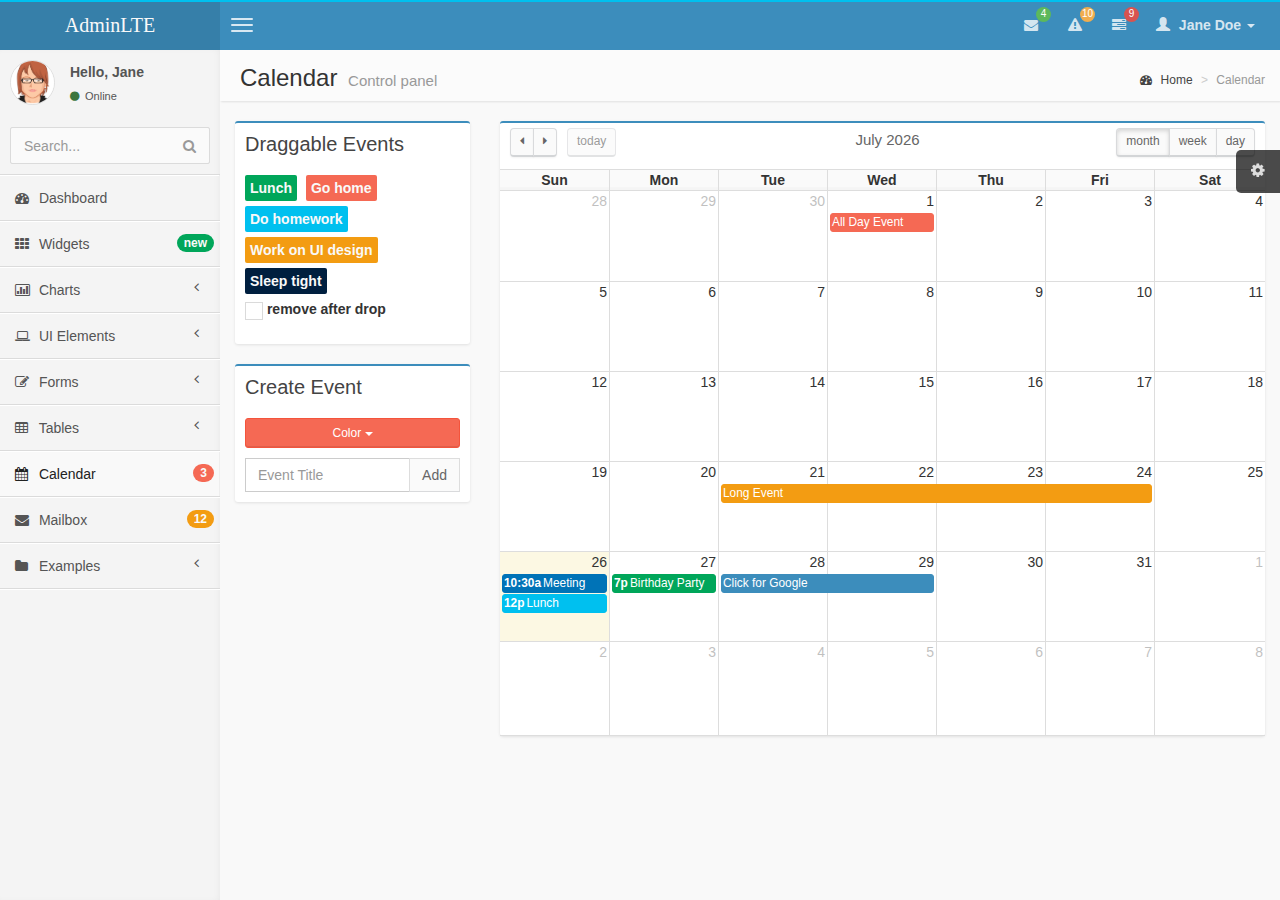
<file: src/main/webapp/pages/calendar.html>
<!DOCTYPE html>
<html>
    <head>
        <meta charset="UTF-8">
        <title>AdminLTE | Calendar</title>
        <meta content='width=device-width, initial-scale=1, maximum-scale=1, user-scalable=no' name='viewport'>
        <!-- bootstrap 3.0.2 -->
        <link href="../css/bootstrap.min.css" rel="stylesheet" type="text/css" />
        <!-- font Awesome -->
        <link href="../css/font-awesome.min.css" rel="stylesheet" type="text/css" />
        <!-- Ionicons -->
        <link href="../css/ionicons.min.css" rel="stylesheet" type="text/css" />
        <!-- fullCalendar -->
        <link href="../css/fullcalendar/fullcalendar.css" rel="stylesheet" type="text/css" />
        <link href="../css/fullcalendar/fullcalendar.print.css" rel="stylesheet" type="text/css" media='print' />
        <!-- Theme style -->
        <link href="../css/AdminLTE.css" rel="stylesheet" type="text/css" />

        <!-- HTML5 Shim and Respond.js IE8 support of HTML5 elements and media queries -->
        <!-- WARNING: Respond.js doesn't work if you view the page via file:// -->
        <!--[if lt IE 9]>
          <script src="https://oss.maxcdn.com/libs/html5shiv/3.7.0/html5shiv.js"></script>
          <script src="https://oss.maxcdn.com/libs/respond.js/1.3.0/respond.min.js"></script>
        <![endif]-->
    </head>
    <body class="skin-blue">
        <!-- header logo: style can be found in header.less -->
        <header class="header">
            <a href="../index.html" class="logo">
                <!-- Add the class icon to your logo image or logo icon to add the margining -->
                AdminLTE
            </a>
            <!-- Header Navbar: style can be found in header.less -->
            <nav class="navbar navbar-static-top" role="navigation">
                <!-- Sidebar toggle button-->
                <a href="#" class="navbar-btn sidebar-toggle" data-toggle="offcanvas" role="button">
                    <span class="sr-only">Toggle navigation</span>
                    <span class="icon-bar"></span>
                    <span class="icon-bar"></span>
                    <span class="icon-bar"></span>
                </a>
                <div class="navbar-right">
                    <ul class="nav navbar-nav">
                        <!-- Messages: style can be found in dropdown.less-->
                        <li class="dropdown messages-menu">
                            <a href="#" class="dropdown-toggle" data-toggle="dropdown">
                                <i class="fa fa-envelope"></i>
                                <span class="label label-success">4</span>
                            </a>
                            <ul class="dropdown-menu">
                                <li class="header">You have 4 messages</li>
                                <li>
                                    <!-- inner menu: contains the actual data -->
                                    <ul class="menu">
                                        <li><!-- start message -->
                                            <a href="#">
                                                <div class="pull-left">
                                                    <img src="../img/avatar3.png" class="img-circle" alt="User Image"/>
                                                </div>
                                                <h4>
                                                    Support Team
                                                    <small><i class="fa fa-clock-o"></i> 5 mins</small>
                                                </h4>
                                                <p>Why not buy a new awesome theme?</p>
                                            </a>
                                        </li><!-- end message -->
                                        <li>
                                            <a href="#">
                                                <div class="pull-left">
                                                    <img src="../img/avatar2.png" class="img-circle" alt="user image"/>
                                                </div>
                                                <h4>
                                                    AdminLTE Design Team
                                                    <small><i class="fa fa-clock-o"></i> 2 hours</small>
                                                </h4>
                                                <p>Why not buy a new awesome theme?</p>
                                            </a>
                                        </li>
                                        <li>
                                            <a href="#">
                                                <div class="pull-left">
                                                    <img src="../img/avatar.png" class="img-circle" alt="user image"/>
                                                </div>
                                                <h4>
                                                    Developers
                                                    <small><i class="fa fa-clock-o"></i> Today</small>
                                                </h4>
                                                <p>Why not buy a new awesome theme?</p>
                                            </a>
                                        </li>
                                        <li>
                                            <a href="#">
                                                <div class="pull-left">
                                                    <img src="../img/avatar2.png" class="img-circle" alt="user image"/>
                                                </div>
                                                <h4>
                                                    Sales Department
                                                    <small><i class="fa fa-clock-o"></i> Yesterday</small>
                                                </h4>
                                                <p>Why not buy a new awesome theme?</p>
                                            </a>
                                        </li>
                                        <li>
                                            <a href="#">
                                                <div class="pull-left">
                                                    <img src="../img/avatar.png" class="img-circle" alt="user image"/>
                                                </div>
                                                <h4>
                                                    Reviewers
                                                    <small><i class="fa fa-clock-o"></i> 2 days</small>
                                                </h4>
                                                <p>Why not buy a new awesome theme?</p>
                                            </a>
                                        </li>
                                    </ul>
                                </li>
                                <li class="footer"><a href="#">See All Messages</a></li>
                            </ul>
                        </li>
                        <!-- Notifications: style can be found in dropdown.less -->
                        <li class="dropdown notifications-menu">
                            <a href="#" class="dropdown-toggle" data-toggle="dropdown">
                                <i class="fa fa-warning"></i>
                                <span class="label label-warning">10</span>
                            </a>
                            <ul class="dropdown-menu">
                                <li class="header">You have 10 notifications</li>
                                <li>
                                    <!-- inner menu: contains the actual data -->
                                    <ul class="menu">
                                        <li>
                                            <a href="#">
                                                <i class="ion ion-ios7-people info"></i> 5 new members joined today
                                            </a>
                                        </li>
                                        <li>
                                            <a href="#">
                                                <i class="fa fa-warning danger"></i> Very long description here that may not fit into the page and may cause design problems
                                            </a>
                                        </li>
                                        <li>
                                            <a href="#">
                                                <i class="fa fa-users warning"></i> 5 new members joined
                                            </a>
                                        </li>

                                        <li>
                                            <a href="#">
                                                <i class="ion ion-ios7-cart success"></i> 25 sales made
                                            </a>
                                        </li>
                                        <li>
                                            <a href="#">
                                                <i class="ion ion-ios7-person danger"></i> You changed your username
                                            </a>
                                        </li>
                                    </ul>
                                </li>
                                <li class="footer"><a href="#">View all</a></li>
                            </ul>
                        </li>
                        <!-- Tasks: style can be found in dropdown.less -->
                        <li class="dropdown tasks-menu">
                            <a href="#" class="dropdown-toggle" data-toggle="dropdown">
                                <i class="fa fa-tasks"></i>
                                <span class="label label-danger">9</span>
                            </a>
                            <ul class="dropdown-menu">
                                <li class="header">You have 9 tasks</li>
                                <li>
                                    <!-- inner menu: contains the actual data -->
                                    <ul class="menu">
                                        <li><!-- Task item -->
                                            <a href="#">
                                                <h3>
                                                    Design some buttons
                                                    <small class="pull-right">20%</small>
                                                </h3>
                                                <div class="progress xs">
                                                    <div class="progress-bar progress-bar-aqua" style="width: 20%" role="progressbar" aria-valuenow="20" aria-valuemin="0" aria-valuemax="100">
                                                        <span class="sr-only">20% Complete</span>
                                                    </div>
                                                </div>
                                            </a>
                                        </li><!-- end task item -->
                                        <li><!-- Task item -->
                                            <a href="#">
                                                <h3>
                                                    Create a nice theme
                                                    <small class="pull-right">40%</small>
                                                </h3>
                                                <div class="progress xs">
                                                    <div class="progress-bar progress-bar-green" style="width: 40%" role="progressbar" aria-valuenow="20" aria-valuemin="0" aria-valuemax="100">
                                                        <span class="sr-only">40% Complete</span>
                                                    </div>
                                                </div>
                                            </a>
                                        </li><!-- end task item -->
                                        <li><!-- Task item -->
                                            <a href="#">
                                                <h3>
                                                    Some task I need to do
                                                    <small class="pull-right">60%</small>
                                                </h3>
                                                <div class="progress xs">
                                                    <div class="progress-bar progress-bar-red" style="width: 60%" role="progressbar" aria-valuenow="20" aria-valuemin="0" aria-valuemax="100">
                                                        <span class="sr-only">60% Complete</span>
                                                    </div>
                                                </div>
                                            </a>
                                        </li><!-- end task item -->
                                        <li><!-- Task item -->
                                            <a href="#">
                                                <h3>
                                                    Make beautiful transitions
                                                    <small class="pull-right">80%</small>
                                                </h3>
                                                <div class="progress xs">
                                                    <div class="progress-bar progress-bar-yellow" style="width: 80%" role="progressbar" aria-valuenow="20" aria-valuemin="0" aria-valuemax="100">
                                                        <span class="sr-only">80% Complete</span>
                                                    </div>
                                                </div>
                                            </a>
                                        </li><!-- end task item -->
                                    </ul>
                                </li>
                                <li class="footer">
                                    <a href="#">View all tasks</a>
                                </li>
                            </ul>
                        </li>
                        <!-- User Account: style can be found in dropdown.less -->
                        <li class="dropdown user user-menu">
                            <a href="#" class="dropdown-toggle" data-toggle="dropdown">
                                <i class="glyphicon glyphicon-user"></i>
                                <span>Jane Doe <i class="caret"></i></span>
                            </a>
                            <ul class="dropdown-menu">
                                <!-- User image -->
                                <li class="user-header bg-light-blue">
                                    <img src="../img/avatar3.png" class="img-circle" alt="User Image" />
                                    <p>
                                        Jane Doe - Web Developer
                                        <small>Member since Nov. 2012</small>
                                    </p>
                                </li>
                                <!-- Menu Body -->
                                <li class="user-body">
                                    <div class="col-xs-4 text-center">
                                        <a href="#">Followers</a>
                                    </div>
                                    <div class="col-xs-4 text-center">
                                        <a href="#">Sales</a>
                                    </div>
                                    <div class="col-xs-4 text-center">
                                        <a href="#">Friends</a>
                                    </div>
                                </li>
                                <!-- Menu Footer-->
                                <li class="user-footer">
                                    <div class="pull-left">
                                        <a href="#" class="btn btn-default btn-flat">Profile</a>
                                    </div>
                                    <div class="pull-right">
                                        <a href="#" class="btn btn-default btn-flat">Sign out</a>
                                    </div>
                                </li>
                            </ul>
                        </li>
                    </ul>
                </div>
            </nav>
        </header>
        <div class="wrapper row-offcanvas row-offcanvas-left">
            <!-- Left side column. contains the logo and sidebar -->
            <aside class="left-side sidebar-offcanvas">
                <!-- sidebar: style can be found in sidebar.less -->
                <section class="sidebar">
                    <!-- Sidebar user panel -->
                    <div class="user-panel">
                        <div class="pull-left image">
                            <img src="../img/avatar3.png" class="img-circle" alt="User Image" />
                        </div>
                        <div class="pull-left info">
                            <p>Hello, Jane</p>

                            <a href="#"><i class="fa fa-circle text-success"></i> Online</a>
                        </div>
                    </div>
                    <!-- search form -->
                    <form action="#" method="get" class="sidebar-form">
                        <div class="input-group">
                            <input type="text" name="q" class="form-control" placeholder="Search..."/>
                            <span class="input-group-btn">
                                <button type='submit' name='seach' id='search-btn' class="btn btn-flat"><i class="fa fa-search"></i></button>
                            </span>
                        </div>
                    </form>
                    <!-- /.search form -->
                    <!-- sidebar menu: : style can be found in sidebar.less -->
                    <ul class="sidebar-menu">
                        <li>
                            <a href="../index.html">
                                <i class="fa fa-dashboard"></i> <span>Dashboard</span>
                            </a>
                        </li>
                        <li>
                            <a href="widgets.html">
                                <i class="fa fa-th"></i> <span>Widgets</span> <small class="badge pull-right bg-green">new</small>
                            </a>
                        </li>
                        <li class="treeview">
                            <a href="#">
                                <i class="fa fa-bar-chart-o"></i>
                                <span>Charts</span>
                                <i class="fa fa-angle-left pull-right"></i>
                            </a>
                            <ul class="treeview-menu">
                                <li><a href="charts/morris.html"><i class="fa fa-angle-double-right"></i> Morris</a></li>
                                <li><a href="charts/flot.html"><i class="fa fa-angle-double-right"></i> Flot</a></li>
                                <li><a href="charts/inline.html"><i class="fa fa-angle-double-right"></i> Inline charts</a></li>
                            </ul>
                        </li>
                        <li class="treeview">
                            <a href="#">
                                <i class="fa fa-laptop"></i>
                                <span>UI Elements</span>
                                <i class="fa fa-angle-left pull-right"></i>
                            </a>
                            <ul class="treeview-menu">
                                <li><a href="UI/general.html"><i class="fa fa-angle-double-right"></i> General</a></li>
                                <li><a href="UI/icons.html"><i class="fa fa-angle-double-right"></i> Icons</a></li>
                                <li><a href="UI/buttons.html"><i class="fa fa-angle-double-right"></i> Buttons</a></li>
                                <li><a href="UI/sliders.html"><i class="fa fa-angle-double-right"></i> Sliders</a></li>
                                <li><a href="UI/timeline.html"><i class="fa fa-angle-double-right"></i> Timeline</a></li>
                            </ul>
                        </li>
                        <li class="treeview">
                            <a href="#">
                                <i class="fa fa-edit"></i> <span>Forms</span>
                                <i class="fa fa-angle-left pull-right"></i>
                            </a>
                            <ul class="treeview-menu">
                                <li><a href="forms/general.html"><i class="fa fa-angle-double-right"></i> General Elements</a></li>
                                <li><a href="forms/advanced.html"><i class="fa fa-angle-double-right"></i> Advanced Elements</a></li>
                                <li><a href="forms/editors.html"><i class="fa fa-angle-double-right"></i> Editors</a></li>
                            </ul>
                        </li>
                        <li class="treeview">
                            <a href="#">
                                <i class="fa fa-table"></i> <span>Tables</span>
                                <i class="fa fa-angle-left pull-right"></i>
                            </a>
                            <ul class="treeview-menu">
                                <li><a href="tables/simple.html"><i class="fa fa-angle-double-right"></i> Simple tables</a></li>
                                <li><a href="tables/data.html"><i class="fa fa-angle-double-right"></i> Data tables</a></li>
                            </ul>
                        </li>
                        <li class="active">
                            <a href="calendar.html">
                                <i class="fa fa-calendar"></i> <span>Calendar</span>
                                <small class="badge pull-right bg-red">3</small>
                            </a>
                        </li>
                        <li>
                            <a href="mailbox.html">
                                <i class="fa fa-envelope"></i> <span>Mailbox</span>
                                <small class="badge pull-right bg-yellow">12</small>
                            </a>
                        </li>
                        <li class="treeview">
                            <a href="#">
                                <i class="fa fa-folder"></i> <span>Examples</span>
                                <i class="fa fa-angle-left pull-right"></i>
                            </a>
                            <ul class="treeview-menu">
                                <li><a href="examples/invoice.html"><i class="fa fa-angle-double-right"></i> Invoice</a></li>
                                <li><a href="examples/login.html"><i class="fa fa-angle-double-right"></i> Login</a></li>
                                <li><a href="examples/register.html"><i class="fa fa-angle-double-right"></i> Register</a></li>
                                <li><a href="examples/lockscreen.html"><i class="fa fa-angle-double-right"></i> Lockscreen</a></li>
                                <li><a href="examples/404.html"><i class="fa fa-angle-double-right"></i> 404 Error</a></li>
                                <li><a href="examples/500.html"><i class="fa fa-angle-double-right"></i> 500 Error</a></li>
                                <li><a href="examples/blank.html"><i class="fa fa-angle-double-right"></i> Blank Page</a></li>
                            </ul>
                        </li>
                    </ul>
                </section>
                <!-- /.sidebar -->
            </aside>

            <!-- Right side column. Contains the navbar and content of the page -->
            <aside class="right-side">
                <!-- Content Header (Page header) -->
                <section class="content-header">
                    <h1>
                        Calendar
                        <small>Control panel</small>
                    </h1>
                    <ol class="breadcrumb">
                        <li><a href="#"><i class="fa fa-dashboard"></i> Home</a></li>
                        <li class="active">Calendar</li>
                    </ol>
                </section>

                <!-- Main content -->
                <section class="content">


                    <div class="row">
                        <div class="col-md-3">
                            <div class="box box-primary">
                                <div class="box-header">
                                    <h4 class="box-title">Draggable Events</h4>
                                </div>
                                <div class="box-body">
                                    <!-- the events -->
                                    <div id='external-events'>
                                        <div class='external-event bg-green'>Lunch</div>
                                        <div class='external-event bg-red'>Go home</div>
                                        <div class='external-event bg-aqua'>Do homework</div>
                                        <div class='external-event bg-yellow'>Work on UI design</div>
                                        <div class='external-event bg-navy'>Sleep tight</div>
                                        <p>
                                            <input type='checkbox' id='drop-remove' /> <label for='drop-remove'>remove after drop</label>
                                        </p>
                                    </div>
                                </div><!-- /.box-body -->
                            </div><!-- /. box -->
                            <div class="box box-primary">
                                <div class="box-header">
                                    <h3 class="box-title">Create Event</h3>
                                </div>
                                <div class="box-body">
                                    <div class="btn-group" style="width: 100%; margin-bottom: 10px;">
                                        <button type="button" id="color-chooser-btn" class="btn btn-danger btn-block btn-sm dropdown-toggle" data-toggle="dropdown">Color <span class="caret"></span></button>
                                        <ul class="dropdown-menu" id="color-chooser">
                                            <li><a class="text-green" href="#"><i class="fa fa-square"></i> Green</a></li>
                                            <li><a class="text-blue" href="#"><i class="fa fa-square"></i> Blue</a></li>
                                            <li><a class="text-navy" href="#"><i class="fa fa-square"></i> Navy</a></li>
                                            <li><a class="text-yellow" href="#"><i class="fa fa-square"></i> Yellow</a></li>
                                            <li><a class="text-orange" href="#"><i class="fa fa-square"></i> Orange</a></li>
                                            <li><a class="text-aqua" href="#"><i class="fa fa-square"></i> Aqua</a></li>
                                            <li><a class="text-red" href="#"><i class="fa fa-square"></i> Red</a></li>
                                            <li><a class="text-fuchsia" href="#"><i class="fa fa-square"></i> Fuchsia</a></li>
                                            <li><a class="text-purple" href="#"><i class="fa fa-square"></i> Purple</a></li>
                                        </ul>
                                    </div><!-- /btn-group -->
                                    <div class="input-group">
                                        <input id="new-event" type="text" class="form-control" placeholder="Event Title">
                                        <div class="input-group-btn">
                                            <button id="add-new-event" type="button" class="btn btn-default btn-flat">Add</button>
                                        </div><!-- /btn-group -->
                                    </div><!-- /input-group -->
                                </div>
                            </div>
                        </div><!-- /.col -->
                        <div class="col-md-9">
                            <div class="box box-primary">
                                <div class="box-body no-padding">
                                    <!-- THE CALENDAR -->
                                    <div id="calendar"></div>
                                </div><!-- /.box-body -->
                            </div><!-- /. box -->
                        </div><!-- /.col -->
                    </div><!-- /.row -->


                </section><!-- /.content -->
            </aside><!-- /.right-side -->
        </div><!-- ./wrapper -->


        <!-- jQuery 2.0.2 -->
        <script src="http://ajax.googleapis.com/ajax/libs/jquery/2.0.2/jquery.min.js"></script>
        <!-- jQuery UI 1.10.3 -->
        <script src="../js/jquery-ui-1.10.3.min.js" type="text/javascript"></script>
        <!-- Bootstrap -->
        <script src="../js/bootstrap.min.js" type="text/javascript"></script>
        <!-- AdminLTE App -->
        <script src="../js/AdminLTE/app.js" type="text/javascript"></script>
        <!-- AdminLTE for demo purposes -->
        <script src="../js/AdminLTE/demo.js" type="text/javascript"></script>        
        <!-- fullCalendar -->
        <script src="../js/plugins/fullcalendar/fullcalendar.min.js" type="text/javascript"></script>
        <!-- Page specific script -->
        <script type="text/javascript">
            $(function() {

                /* initialize the external events
                 -----------------------------------------------------------------*/
                function ini_events(ele) {
                    ele.each(function() {

                        // create an Event Object (http://arshaw.com/fullcalendar/docs/event_data/Event_Object/)
                        // it doesn't need to have a start or end
                        var eventObject = {
                            title: $.trim($(this).text()) // use the element's text as the event title
                        };

                        // store the Event Object in the DOM element so we can get to it later
                        $(this).data('eventObject', eventObject);

                        // make the event draggable using jQuery UI
                        $(this).draggable({
                            zIndex: 1070,
                            revert: true, // will cause the event to go back to its
                            revertDuration: 0  //  original position after the drag
                        });

                    });
                }
                ini_events($('#external-events div.external-event'));

                /* initialize the calendar
                 -----------------------------------------------------------------*/
                //Date for the calendar events (dummy data)
                var date = new Date();
                var d = date.getDate(),
                        m = date.getMonth(),
                        y = date.getFullYear();
                $('#calendar').fullCalendar({
                    header: {
                        left: 'prev,next today',
                        center: 'title',
                        right: 'month,agendaWeek,agendaDay'
                    },
                    buttonText: {//This is to add icons to the visible buttons
                        prev: "<span class='fa fa-caret-left'></span>",
                        next: "<span class='fa fa-caret-right'></span>",
                        today: 'today',
                        month: 'month',
                        week: 'week',
                        day: 'day'
                    },
                    //Random default events
                    events: [
                        {
                            title: 'All Day Event',
                            start: new Date(y, m, 1),
                            backgroundColor: "#f56954", //red
                            borderColor: "#f56954" //red
                        },
                        {
                            title: 'Long Event',
                            start: new Date(y, m, d - 5),
                            end: new Date(y, m, d - 2),
                            backgroundColor: "#f39c12", //yellow
                            borderColor: "#f39c12" //yellow
                        },
                        {
                            title: 'Meeting',
                            start: new Date(y, m, d, 10, 30),
                            allDay: false,
                            backgroundColor: "#0073b7", //Blue
                            borderColor: "#0073b7" //Blue
                        },
                        {
                            title: 'Lunch',
                            start: new Date(y, m, d, 12, 0),
                            end: new Date(y, m, d, 14, 0),
                            allDay: false,
                            backgroundColor: "#00c0ef", //Info (aqua)
                            borderColor: "#00c0ef" //Info (aqua)
                        },
                        {
                            title: 'Birthday Party',
                            start: new Date(y, m, d + 1, 19, 0),
                            end: new Date(y, m, d + 1, 22, 30),
                            allDay: false,
                            backgroundColor: "#00a65a", //Success (green)
                            borderColor: "#00a65a" //Success (green)
                        },
                        {
                            title: 'Click for Google',
                            start: new Date(y, m, 28),
                            end: new Date(y, m, 29),
                            url: 'http://google.com/',
                            backgroundColor: "#3c8dbc", //Primary (light-blue)
                            borderColor: "#3c8dbc" //Primary (light-blue)
                        }
                    ],
                    editable: true,
                    droppable: true, // this allows things to be dropped onto the calendar !!!
                    drop: function(date, allDay) { // this function is called when something is dropped

                        // retrieve the dropped element's stored Event Object
                        var originalEventObject = $(this).data('eventObject');

                        // we need to copy it, so that multiple events don't have a reference to the same object
                        var copiedEventObject = $.extend({}, originalEventObject);

                        // assign it the date that was reported
                        copiedEventObject.start = date;
                        copiedEventObject.allDay = allDay;
                        copiedEventObject.backgroundColor = $(this).css("background-color");
                        copiedEventObject.borderColor = $(this).css("border-color");

                        // render the event on the calendar
                        // the last `true` argument determines if the event "sticks" (http://arshaw.com/fullcalendar/docs/event_rendering/renderEvent/)
                        $('#calendar').fullCalendar('renderEvent', copiedEventObject, true);

                        // is the "remove after drop" checkbox checked?
                        if ($('#drop-remove').is(':checked')) {
                            // if so, remove the element from the "Draggable Events" list
                            $(this).remove();
                        }

                    }
                });

                /* ADDING EVENTS */
                var currColor = "#f56954"; //Red by default
                //Color chooser button
                var colorChooser = $("#color-chooser-btn");
                $("#color-chooser > li > a").click(function(e) {
                    e.preventDefault();
                    //Save color
                    currColor = $(this).css("color");
                    //Add color effect to button
                    colorChooser
                            .css({"background-color": currColor, "border-color": currColor})
                            .html($(this).text()+' <span class="caret"></span>');
                });
                $("#add-new-event").click(function(e) {
                    e.preventDefault();
                    //Get value and make sure it is not null
                    var val = $("#new-event").val();
                    if (val.length == 0) {
                        return;
                    }

                    //Create event
                    var event = $("<div />");
                    event.css({"background-color": currColor, "border-color": currColor, "color": "#fff"}).addClass("external-event");
                    event.html(val);
                    $('#external-events').prepend(event);

                    //Add draggable funtionality
                    ini_events(event);

                    //Remove event from text input
                    $("#new-event").val("");
                });
            });
        </script>

    </body>
</html>
</file>
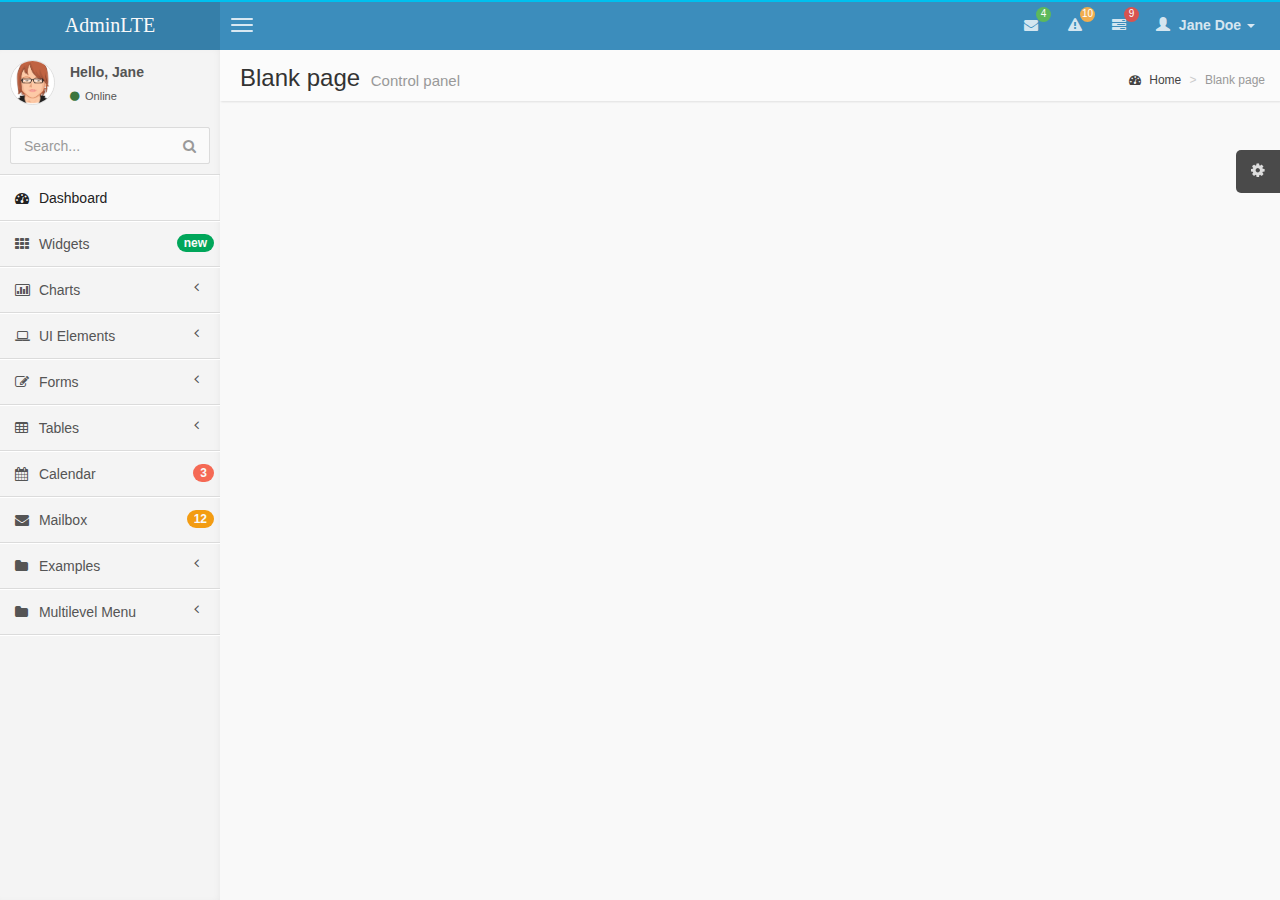
<file: src/main/webapp/pages/empty.html>
<!DOCTYPE html>
<html>
    <head>
        <meta charset="UTF-8">
        <title>AdminLTE | Dashboard</title>
        <meta content='width=device-width, initial-scale=1, maximum-scale=1, user-scalable=no' name='viewport'>
        <!-- bootstrap 3.0.2 -->
        <link href="../css/bootstrap.min.css" rel="stylesheet" type="text/css" />
        <!-- font Awesome -->
        <link href="../css/font-awesome.min.css" rel="stylesheet" type="text/css" />
        <!-- Ionicons -->
        <link href="../css/ionicons.min.css" rel="stylesheet" type="text/css" />
        <!-- Theme style -->
        <link href="../css/AdminLTE.css" rel="stylesheet" type="text/css" />

        <!-- HTML5 Shim and Respond.js IE8 support of HTML5 elements and media queries -->
        <!-- WARNING: Respond.js doesn't work if you view the page via file:// -->
        <!--[if lt IE 9]>
          <script src="https://oss.maxcdn.com/libs/html5shiv/3.7.0/html5shiv.js"></script>
          <script src="https://oss.maxcdn.com/libs/respond.js/1.3.0/respond.min.js"></script>
        <![endif]-->
    </head>
    <body class="skin-blue">
        <!-- header logo: style can be found in header.less -->
        <header class="header">
            <a href="../index.html" class="logo">
                <!-- Add the class icon to your logo image or logo icon to add the margining -->
                AdminLTE
            </a>
            <!-- Header Navbar: style can be found in header.less -->
            <nav class="navbar navbar-static-top" role="navigation">
                <!-- Sidebar toggle button-->
                <a href="#" class="navbar-btn sidebar-toggle" data-toggle="offcanvas" role="button">
                    <span class="sr-only">Toggle navigation</span>
                    <span class="icon-bar"></span>
                    <span class="icon-bar"></span>
                    <span class="icon-bar"></span>
                </a>
                <div class="navbar-right">
                    <ul class="nav navbar-nav">
                        <!-- Messages: style can be found in dropdown.less-->
                        <li class="dropdown messages-menu">
                            <a href="#" class="dropdown-toggle" data-toggle="dropdown">
                                <i class="fa fa-envelope"></i>
                                <span class="label label-success">4</span>
                            </a>
                            <ul class="dropdown-menu">
                                <li class="header">You have 4 messages</li>
                                <li>
                                    <!-- inner menu: contains the actual data -->
                                    <ul class="menu">
                                        <li><!-- start message -->
                                            <a href="#">
                                                <div class="pull-left">
                                                    <img src="../img/avatar3.png" class="img-circle" alt="User Image"/>
                                                </div>
                                                <h4>
                                                    Support Team
                                                    <small><i class="fa fa-clock-o"></i> 5 mins</small>
                                                </h4>
                                                <p>Why not buy a new awesome theme?</p>
                                            </a>
                                        </li><!-- end message -->
                                        <li>
                                            <a href="#">
                                                <div class="pull-left">
                                                    <img src="../img/avatar2.png" class="img-circle" alt="user image"/>
                                                </div>
                                                <h4>
                                                    AdminLTE Design Team
                                                    <small><i class="fa fa-clock-o"></i> 2 hours</small>
                                                </h4>
                                                <p>Why not buy a new awesome theme?</p>
                                            </a>
                                        </li>
                                        <li>
                                            <a href="#">
                                                <div class="pull-left">
                                                    <img src="../img/avatar.png" class="img-circle" alt="user image"/>
                                                </div>
                                                <h4>
                                                    Developers
                                                    <small><i class="fa fa-clock-o"></i> Today</small>
                                                </h4>
                                                <p>Why not buy a new awesome theme?</p>
                                            </a>
                                        </li>
                                        <li>
                                            <a href="#">
                                                <div class="pull-left">
                                                    <img src="../img/avatar2.png" class="img-circle" alt="user image"/>
                                                </div>
                                                <h4>
                                                    Sales Department
                                                    <small><i class="fa fa-clock-o"></i> Yesterday</small>
                                                </h4>
                                                <p>Why not buy a new awesome theme?</p>
                                            </a>
                                        </li>
                                        <li>
                                            <a href="#">
                                                <div class="pull-left">
                                                    <img src="../img/avatar.png" class="img-circle" alt="user image"/>
                                                </div>
                                                <h4>
                                                    Reviewers
                                                    <small><i class="fa fa-clock-o"></i> 2 days</small>
                                                </h4>
                                                <p>Why not buy a new awesome theme?</p>
                                            </a>
                                        </li>
                                    </ul>
                                </li>
                                <li class="footer"><a href="#">See All Messages</a></li>
                            </ul>
                        </li>
                        <!-- Notifications: style can be found in dropdown.less -->
                        <li class="dropdown notifications-menu">
                            <a href="#" class="dropdown-toggle" data-toggle="dropdown">
                                <i class="fa fa-warning"></i>
                                <span class="label label-warning">10</span>
                            </a>
                            <ul class="dropdown-menu">
                                <li class="header">You have 10 notifications</li>
                                <li>
                                    <!-- inner menu: contains the actual data -->
                                    <ul class="menu">
                                        <li>
                                            <a href="#">
                                                <i class="ion ion-ios7-people info"></i> 5 new members joined today
                                            </a>
                                        </li>
                                        <li>
                                            <a href="#">
                                                <i class="fa fa-warning danger"></i> Very long description here that may not fit into the page and may cause design problems
                                            </a>
                                        </li>
                                        <li>
                                            <a href="#">
                                                <i class="fa fa-users warning"></i> 5 new members joined
                                            </a>
                                        </li>

                                        <li>
                                            <a href="#">
                                                <i class="ion ion-ios7-cart success"></i> 25 sales made
                                            </a>
                                        </li>
                                        <li>
                                            <a href="#">
                                                <i class="ion ion-ios7-person danger"></i> You changed your username
                                            </a>
                                        </li>
                                    </ul>
                                </li>
                                <li class="footer"><a href="#">View all</a></li>
                            </ul>
                        </li>
                        <!-- Tasks: style can be found in dropdown.less -->
                        <li class="dropdown tasks-menu">
                            <a href="#" class="dropdown-toggle" data-toggle="dropdown">
                                <i class="fa fa-tasks"></i>
                                <span class="label label-danger">9</span>
                            </a>
                            <ul class="dropdown-menu">
                                <li class="header">You have 9 tasks</li>
                                <li>
                                    <!-- inner menu: contains the actual data -->
                                    <ul class="menu">
                                        <li><!-- Task item -->
                                            <a href="#">
                                                <h3>
                                                    Design some buttons
                                                    <small class="pull-right">20%</small>
                                                </h3>
                                                <div class="progress xs">
                                                    <div class="progress-bar progress-bar-aqua" style="width: 20%" role="progressbar" aria-valuenow="20" aria-valuemin="0" aria-valuemax="100">
                                                        <span class="sr-only">20% Complete</span>
                                                    </div>
                                                </div>
                                            </a>
                                        </li><!-- end task item -->
                                        <li><!-- Task item -->
                                            <a href="#">
                                                <h3>
                                                    Create a nice theme
                                                    <small class="pull-right">40%</small>
                                                </h3>
                                                <div class="progress xs">
                                                    <div class="progress-bar progress-bar-green" style="width: 40%" role="progressbar" aria-valuenow="20" aria-valuemin="0" aria-valuemax="100">
                                                        <span class="sr-only">40% Complete</span>
                                                    </div>
                                                </div>
                                            </a>
                                        </li><!-- end task item -->
                                        <li><!-- Task item -->
                                            <a href="#">
                                                <h3>
                                                    Some task I need to do
                                                    <small class="pull-right">60%</small>
                                                </h3>
                                                <div class="progress xs">
                                                    <div class="progress-bar progress-bar-red" style="width: 60%" role="progressbar" aria-valuenow="20" aria-valuemin="0" aria-valuemax="100">
                                                        <span class="sr-only">60% Complete</span>
                                                    </div>
                                                </div>
                                            </a>
                                        </li><!-- end task item -->
                                        <li><!-- Task item -->
                                            <a href="#">
                                                <h3>
                                                    Make beautiful transitions
                                                    <small class="pull-right">80%</small>
                                                </h3>
                                                <div class="progress xs">
                                                    <div class="progress-bar progress-bar-yellow" style="width: 80%" role="progressbar" aria-valuenow="20" aria-valuemin="0" aria-valuemax="100">
                                                        <span class="sr-only">80% Complete</span>
                                                    </div>
                                                </div>
                                            </a>
                                        </li><!-- end task item -->
                                    </ul>
                                </li>
                                <li class="footer">
                                    <a href="#">View all tasks</a>
                                </li>
                            </ul>
                        </li>
                        <!-- User Account: style can be found in dropdown.less -->
                        <li class="dropdown user user-menu">
                            <a href="#" class="dropdown-toggle" data-toggle="dropdown">
                                <i class="glyphicon glyphicon-user"></i>
                                <span>Jane Doe <i class="caret"></i></span>
                            </a>
                            <ul class="dropdown-menu">
                                <!-- User image -->
                                <li class="user-header bg-light-blue">
                                    <img src="../img/avatar3.png" class="img-circle" alt="User Image" />
                                    <p>
                                        Jane Doe - Web Developer
                                        <small>Member since Nov. 2012</small>
                                    </p>
                                </li>
                                <!-- Menu Body -->
                                <li class="user-body">
                                    <div class="col-xs-4 text-center">
                                        <a href="#">Followers</a>
                                    </div>
                                    <div class="col-xs-4 text-center">
                                        <a href="#">Sales</a>
                                    </div>
                                    <div class="col-xs-4 text-center">
                                        <a href="#">Friends</a>
                                    </div>
                                </li>
                                <!-- Menu Footer-->
                                <li class="user-footer">
                                    <div class="pull-left">
                                        <a href="#" class="btn btn-default btn-flat">Profile</a>
                                    </div>
                                    <div class="pull-right">
                                        <a href="#" class="btn btn-default btn-flat">Sign out</a>
                                    </div>
                                </li>
                            </ul>
                        </li>
                    </ul>
                </div>
            </nav>
        </header>
        <div class="wrapper row-offcanvas row-offcanvas-left">
            <!-- Left side column. contains the logo and sidebar -->
            <aside class="left-side sidebar-offcanvas">
                <!-- sidebar: style can be found in sidebar.less -->
                <section class="sidebar">
                    <!-- Sidebar user panel -->
                    <div class="user-panel">
                        <div class="pull-left image">
                            <img src="../img/avatar3.png" class="img-circle" alt="User Image" />
                        </div>
                        <div class="pull-left info">
                            <p>Hello, Jane</p>

                            <a href="#"><i class="fa fa-circle text-success"></i> Online</a>
                        </div>
                    </div>
                    <!-- search form -->
                    <form action="#" method="get" class="sidebar-form">
                        <div class="input-group">
                            <input type="text" name="q" class="form-control" placeholder="Search..."/>
                            <span class="input-group-btn">
                                <button type='submit' name='seach' id='search-btn' class="btn btn-flat"><i class="fa fa-search"></i></button>
                            </span>
                        </div>
                    </form>
                    <!-- /.search form -->
                    <!-- sidebar menu: : style can be found in sidebar.less -->
                    <ul class="sidebar-menu">
                        <li class="active">
                            <a href="../index.html">
                                <i class="fa fa-dashboard"></i> <span>Dashboard</span>
                            </a>
                        </li>
                        <li>
                            <a href="widgets.html">
                                <i class="fa fa-th"></i> <span>Widgets</span> <small class="badge pull-right bg-green">new</small>
                            </a>
                        </li>
                        <li class="treeview">
                            <a href="#">
                                <i class="fa fa-bar-chart-o"></i>
                                <span>Charts</span>
                                <i class="fa fa-angle-left pull-right"></i>
                            </a>
                            <ul class="treeview-menu">
                                <li><a href="charts/morris.html"><i class="fa fa-angle-double-right"></i> Morris</a></li>
                                <li><a href="charts/flot.html"><i class="fa fa-angle-double-right"></i> Flot</a></li>
                                <li><a href="charts/inline.html"><i class="fa fa-angle-double-right"></i> Inline charts</a></li>
                            </ul>
                        </li>
                        <li class="treeview">
                            <a href="#">
                                <i class="fa fa-laptop"></i>
                                <span>UI Elements</span>
                                <i class="fa fa-angle-left pull-right"></i>
                            </a>
                            <ul class="treeview-menu">
                                <li><a href="UI/general.html"><i class="fa fa-angle-double-right"></i> General</a></li>
                                <li><a href="UI/icons.html"><i class="fa fa-angle-double-right"></i> Icons</a></li>
                                <li><a href="UI/buttons.html"><i class="fa fa-angle-double-right"></i> Buttons</a></li>
                                <li><a href="UI/sliders.html"><i class="fa fa-angle-double-right"></i> Sliders</a></li>
                                <li><a href="UI/timeline.html"><i class="fa fa-angle-double-right"></i> Timeline</a></li>
                            </ul>
                        </li>
                        <li class="treeview">
                            <a href="#">
                                <i class="fa fa-edit"></i> <span>Forms</span>
                                <i class="fa fa-angle-left pull-right"></i>
                            </a>
                            <ul class="treeview-menu">
                                <li><a href="forms/general.html"><i class="fa fa-angle-double-right"></i> General Elements</a></li>
                                <li><a href="forms/advanced.html"><i class="fa fa-angle-double-right"></i> Advanced Elements</a></li>
                                <li><a href="forms/editors.html"><i class="fa fa-angle-double-right"></i> Editors</a></li>
                            </ul>
                        </li>
                        <li class="treeview">
                            <a href="#">
                                <i class="fa fa-table"></i> <span>Tables</span>
                                <i class="fa fa-angle-left pull-right"></i>
                            </a>
                            <ul class="treeview-menu">
                                <li><a href="tables/simple.html"><i class="fa fa-angle-double-right"></i> Simple tables</a></li>
                                <li><a href="tables/data.html"><i class="fa fa-angle-double-right"></i> Data tables</a></li>
                            </ul>
                        </li>
                        <li>
                            <a href="calendar.html">
                                <i class="fa fa-calendar"></i> <span>Calendar</span>
                                <small class="badge pull-right bg-red">3</small>
                            </a>
                        </li>
                        <li>
                            <a href="mailbox.html">
                                <i class="fa fa-envelope"></i> <span>Mailbox</span>
                                <small class="badge pull-right bg-yellow">12</small>
                            </a>
                        </li>
                        <li class="treeview">
                            <a href="#">
                                <i class="fa fa-folder"></i> <span>Examples</span>
                                <i class="fa fa-angle-left pull-right"></i>
                            </a>
                            <ul class="treeview-menu">
                                <li><a href="examples/invoice.html"><i class="fa fa-angle-double-right"></i> Invoice</a></li>
                                <li><a href="examples/login.html"><i class="fa fa-angle-double-right"></i> Login</a></li>
                                <li><a href="examples/register.html"><i class="fa fa-angle-double-right"></i> Register</a></li>
                                <li><a href="examples/lockscreen.html"><i class="fa fa-angle-double-right"></i> Lockscreen</a></li>
                                <li><a href="examples/404.html"><i class="fa fa-angle-double-right"></i> 404 Error</a></li>
                                <li><a href="examples/500.html"><i class="fa fa-angle-double-right"></i> 500 Error</a></li>
                                <li><a href="examples/blank.html"><i class="fa fa-angle-double-right"></i> Blank Page</a></li>
                            </ul>
                        </li>
                        <li class="treeview">
                            <a href="#">
                                <i class="fa fa-folder"></i>  Multilevel Menu
                                <i class="fa fa-angle-left pull-right"></i>
                            </a>

                            <ul class="treeview-menu">
                                <li class="treeview">
                                    <a href="#">
                                        First level
                                        <i class="fa fa-angle-left pull-right"></i>
                                    </a>

                                    <ul class="treeview-menu">
                                        <li class="treeview">
                                            <a href="#">
                                                Second level
                                                <i class="fa fa-angle-left pull-right"></i>
                                            </a>

                                            <ul class="treeview-menu">
                                                <li>
                                                    <a href="#">Third level</a>
                                                </li>
                                            </ul>
                                        </li>
                                    </ul>
                                </li>
                            </ul>
                        </li>
                    </ul>
                </section>
                <!-- /.sidebar -->
            </aside>

            <!-- Right side column. Contains the navbar and content of the page -->
            <aside class="right-side">
                <!-- Content Header (Page header) -->
                <section class="content-header">
                    <h1>
                        Blank page
                        <small>Control panel</small>
                    </h1>
                    <ol class="breadcrumb">
                        <li><a href="#"><i class="fa fa-dashboard"></i> Home</a></li>
                        <li class="active">Blank page</li>
                    </ol>
                </section>

                <!-- Main content -->
                <section class="content">


                </section><!-- /.content -->
            </aside><!-- /.right-side -->
        </div><!-- ./wrapper -->


        <!-- jQuery 2.0.2 -->
        <script src="http://ajax.googleapis.com/ajax/libs/jquery/2.0.2/jquery.min.js"></script>
        <!-- Bootstrap -->
        <script src="../js/bootstrap.min.js" type="text/javascript"></script>
        <!-- AdminLTE App -->
        <script src="../js/AdminLTE/app.js" type="text/javascript"></script>
        <!-- AdminLTE for demo purposes -->
        <script src="../js/AdminLTE/demo.js" type="text/javascript"></script>
    </body>
</html>
</file>
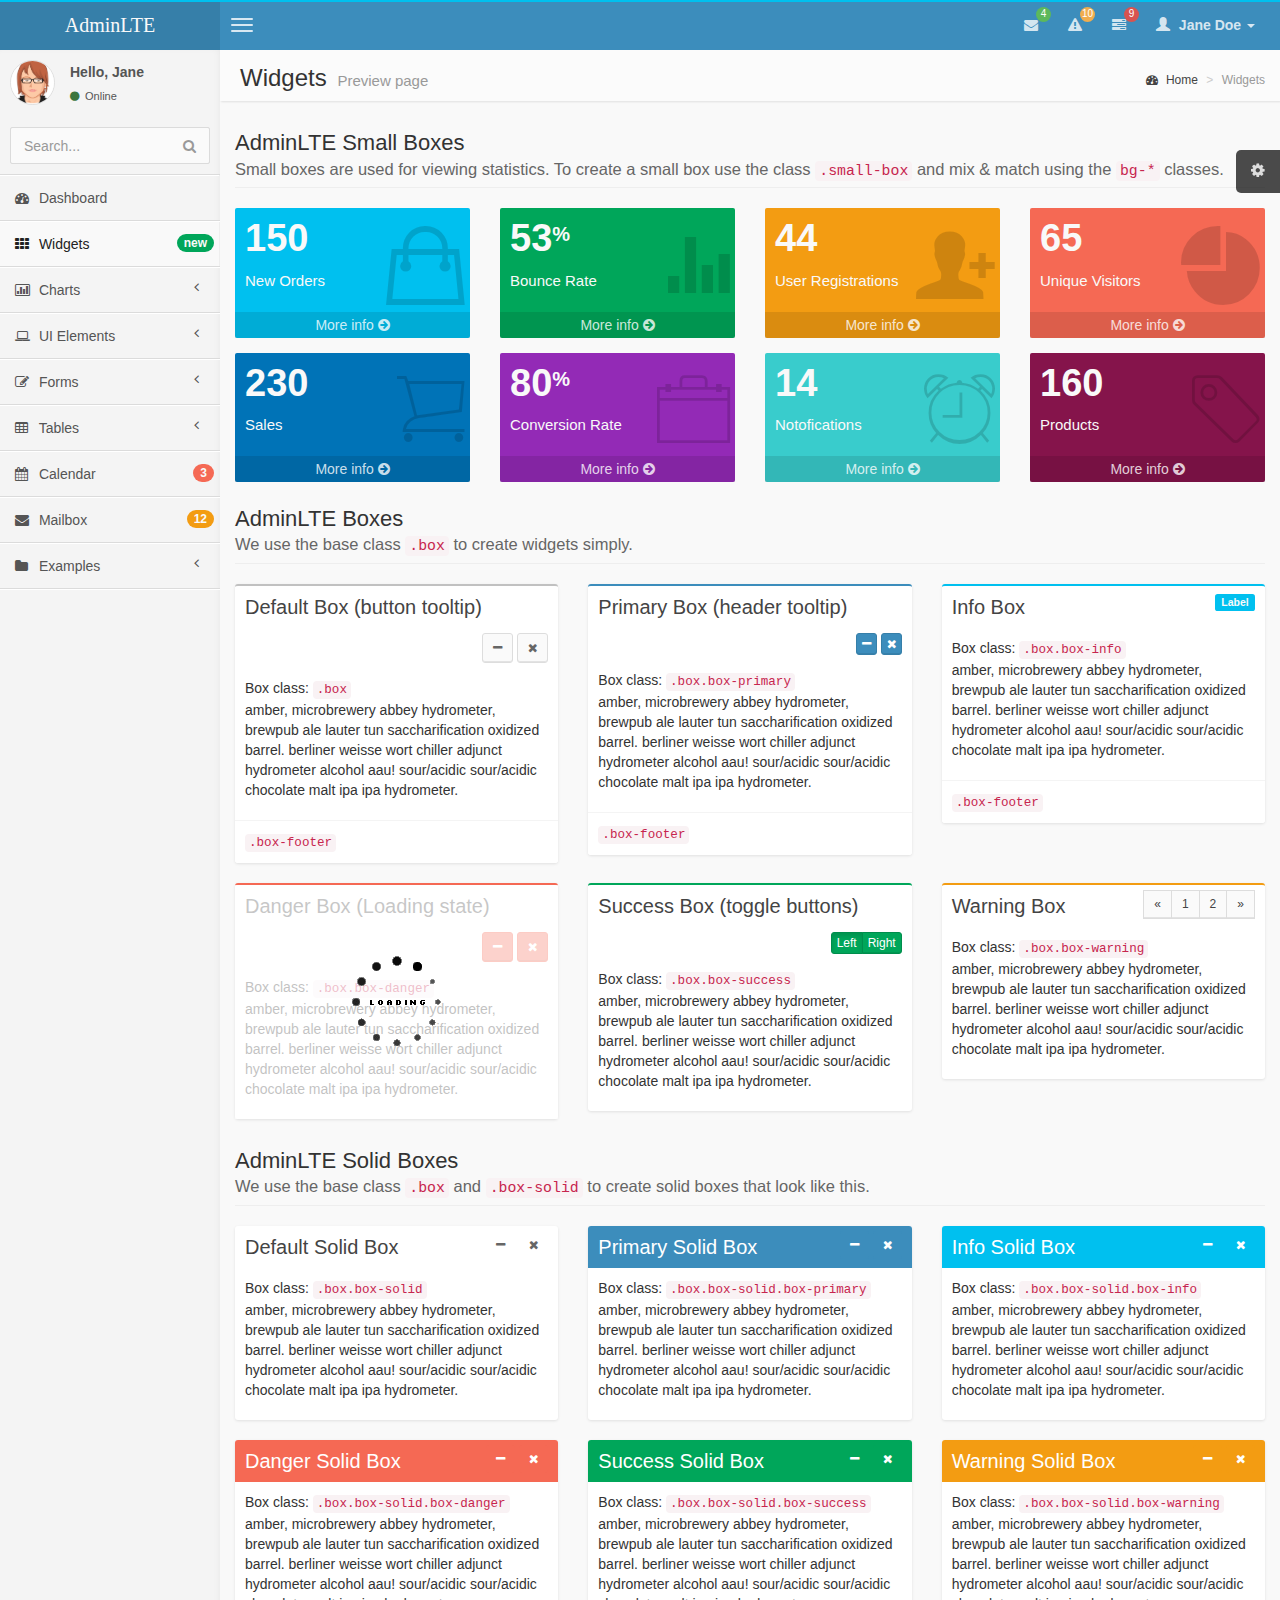
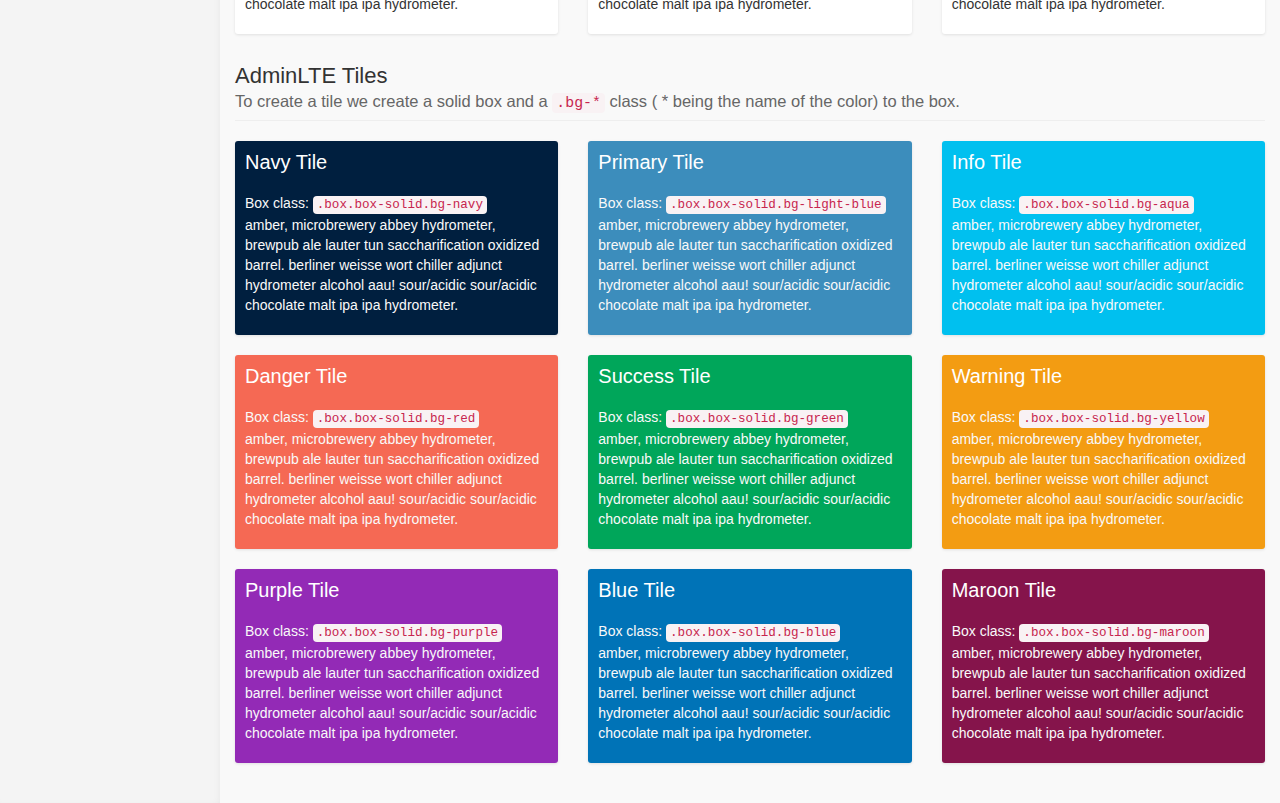
<file: src/main/webapp/pages/widgets.html>
<!DOCTYPE html>
<html>
    <head>
        <meta charset="UTF-8">
        <title>AdminLTE | Widgets</title>
        <meta content='width=device-width, initial-scale=1, maximum-scale=1, user-scalable=no' name='viewport'>
        <!-- bootstrap 3.0.2 -->
        <link href="../css/bootstrap.min.css" rel="stylesheet" type="text/css" />
        <!-- font Awesome -->
        <link href="../css/font-awesome.min.css" rel="stylesheet" type="text/css" />
        <!-- Ionicons -->
        <link href="../css/ionicons.min.css" rel="stylesheet" type="text/css" />
        <!-- Theme style -->
        <link href="../css/AdminLTE.css" rel="stylesheet" type="text/css" />

        <!-- HTML5 Shim and Respond.js IE8 support of HTML5 elements and media queries -->
        <!-- WARNING: Respond.js doesn't work if you view the page via file:// -->
        <!--[if lt IE 9]>
          <script src="https://oss.maxcdn.com/libs/html5shiv/3.7.0/html5shiv.js"></script>
          <script src="https://oss.maxcdn.com/libs/respond.js/1.3.0/respond.min.js"></script>
        <![endif]-->
    </head>
    <body class="skin-blue">
        <!-- header logo: style can be found in header.less -->
        <header class="header">
            <a href="../index.html" class="logo">
                <!-- Add the class icon to your logo image or logo icon to add the margining -->
                AdminLTE
            </a>
            <!-- Header Navbar: style can be found in header.less -->
            <nav class="navbar navbar-static-top" role="navigation">
                <!-- Sidebar toggle button-->
                <a href="#" class="navbar-btn sidebar-toggle" data-toggle="offcanvas" role="button">
                    <span class="sr-only">Toggle navigation</span>
                    <span class="icon-bar"></span>
                    <span class="icon-bar"></span>
                    <span class="icon-bar"></span>
                </a>
                <div class="navbar-right">
                    <ul class="nav navbar-nav">
                        <!-- Messages: style can be found in dropdown.less-->
                        <li class="dropdown messages-menu">
                            <a href="#" class="dropdown-toggle" data-toggle="dropdown">
                                <i class="fa fa-envelope"></i>
                                <span class="label label-success">4</span>
                            </a>
                            <ul class="dropdown-menu">
                                <li class="header">You have 4 messages</li>
                                <li>
                                    <!-- inner menu: contains the actual data -->
                                    <ul class="menu">
                                        <li><!-- start message -->
                                            <a href="#">
                                                <div class="pull-left">
                                                    <img src="../img/avatar3.png" class="img-circle" alt="User Image"/>
                                                </div>
                                                <h4>
                                                    Support Team
                                                    <small><i class="fa fa-clock-o"></i> 5 mins</small>
                                                </h4>
                                                <p>Why not buy a new awesome theme?</p>
                                            </a>
                                        </li><!-- end message -->
                                        <li>
                                            <a href="#">
                                                <div class="pull-left">
                                                    <img src="../img/avatar2.png" class="img-circle" alt="user image"/>
                                                </div>
                                                <h4>
                                                    AdminLTE Design Team
                                                    <small><i class="fa fa-clock-o"></i> 2 hours</small>
                                                </h4>
                                                <p>Why not buy a new awesome theme?</p>
                                            </a>
                                        </li>
                                        <li>
                                            <a href="#">
                                                <div class="pull-left">
                                                    <img src="../img/avatar.png" class="img-circle" alt="user image"/>
                                                </div>
                                                <h4>
                                                    Developers
                                                    <small><i class="fa fa-clock-o"></i> Today</small>
                                                </h4>
                                                <p>Why not buy a new awesome theme?</p>
                                            </a>
                                        </li>
                                        <li>
                                            <a href="#">
                                                <div class="pull-left">
                                                    <img src="../img/avatar2.png" class="img-circle" alt="user image"/>
                                                </div>
                                                <h4>
                                                    Sales Department
                                                    <small><i class="fa fa-clock-o"></i> Yesterday</small>
                                                </h4>
                                                <p>Why not buy a new awesome theme?</p>
                                            </a>
                                        </li>
                                        <li>
                                            <a href="#">
                                                <div class="pull-left">
                                                    <img src="../img/avatar.png" class="img-circle" alt="user image"/>
                                                </div>
                                                <h4>
                                                    Reviewers
                                                    <small><i class="fa fa-clock-o"></i> 2 days</small>
                                                </h4>
                                                <p>Why not buy a new awesome theme?</p>
                                            </a>
                                        </li>
                                    </ul>
                                </li>
                                <li class="footer"><a href="#">See All Messages</a></li>
                            </ul>
                        </li>
                        <!-- Notifications: style can be found in dropdown.less -->
                        <li class="dropdown notifications-menu">
                            <a href="#" class="dropdown-toggle" data-toggle="dropdown">
                                <i class="fa fa-warning"></i>
                                <span class="label label-warning">10</span>
                            </a>
                            <ul class="dropdown-menu">
                                <li class="header">You have 10 notifications</li>
                                <li>
                                    <!-- inner menu: contains the actual data -->
                                    <ul class="menu">
                                        <li>
                                            <a href="#">
                                                <i class="ion ion-ios7-people info"></i> 5 new members joined today
                                            </a>
                                        </li>
                                        <li>
                                            <a href="#">
                                                <i class="fa fa-warning danger"></i> Very long description here that may not fit into the page and may cause design problems
                                            </a>
                                        </li>
                                        <li>
                                            <a href="#">
                                                <i class="fa fa-users warning"></i> 5 new members joined
                                            </a>
                                        </li>

                                        <li>
                                            <a href="#">
                                                <i class="ion ion-ios7-cart success"></i> 25 sales made
                                            </a>
                                        </li>
                                        <li>
                                            <a href="#">
                                                <i class="ion ion-ios7-person danger"></i> You changed your username
                                            </a>
                                        </li>
                                    </ul>
                                </li>
                                <li class="footer"><a href="#">View all</a></li>
                            </ul>
                        </li>
                        <!-- Tasks: style can be found in dropdown.less -->
                        <li class="dropdown tasks-menu">
                            <a href="#" class="dropdown-toggle" data-toggle="dropdown">
                                <i class="fa fa-tasks"></i>
                                <span class="label label-danger">9</span>
                            </a>
                            <ul class="dropdown-menu">
                                <li class="header">You have 9 tasks</li>
                                <li>
                                    <!-- inner menu: contains the actual data -->
                                    <ul class="menu">
                                        <li><!-- Task item -->
                                            <a href="#">
                                                <h3>
                                                    Design some buttons
                                                    <small class="pull-right">20%</small>
                                                </h3>
                                                <div class="progress xs">
                                                    <div class="progress-bar progress-bar-aqua" style="width: 20%" role="progressbar" aria-valuenow="20" aria-valuemin="0" aria-valuemax="100">
                                                        <span class="sr-only">20% Complete</span>
                                                    </div>
                                                </div>
                                            </a>
                                        </li><!-- end task item -->
                                        <li><!-- Task item -->
                                            <a href="#">
                                                <h3>
                                                    Create a nice theme
                                                    <small class="pull-right">40%</small>
                                                </h3>
                                                <div class="progress xs">
                                                    <div class="progress-bar progress-bar-green" style="width: 40%" role="progressbar" aria-valuenow="20" aria-valuemin="0" aria-valuemax="100">
                                                        <span class="sr-only">40% Complete</span>
                                                    </div>
                                                </div>
                                            </a>
                                        </li><!-- end task item -->
                                        <li><!-- Task item -->
                                            <a href="#">
                                                <h3>
                                                    Some task I need to do
                                                    <small class="pull-right">60%</small>
                                                </h3>
                                                <div class="progress xs">
                                                    <div class="progress-bar progress-bar-red" style="width: 60%" role="progressbar" aria-valuenow="20" aria-valuemin="0" aria-valuemax="100">
                                                        <span class="sr-only">60% Complete</span>
                                                    </div>
                                                </div>
                                            </a>
                                        </li><!-- end task item -->
                                        <li><!-- Task item -->
                                            <a href="#">
                                                <h3>
                                                    Make beautiful transitions
                                                    <small class="pull-right">80%</small>
                                                </h3>
                                                <div class="progress xs">
                                                    <div class="progress-bar progress-bar-yellow" style="width: 80%" role="progressbar" aria-valuenow="20" aria-valuemin="0" aria-valuemax="100">
                                                        <span class="sr-only">80% Complete</span>
                                                    </div>
                                                </div>
                                            </a>
                                        </li><!-- end task item -->
                                    </ul>
                                </li>
                                <li class="footer">
                                    <a href="#">View all tasks</a>
                                </li>
                            </ul>
                        </li>
                        <!-- User Account: style can be found in dropdown.less -->
                        <li class="dropdown user user-menu">
                            <a href="#" class="dropdown-toggle" data-toggle="dropdown">
                                <i class="glyphicon glyphicon-user"></i>
                                <span>Jane Doe <i class="caret"></i></span>
                            </a>
                            <ul class="dropdown-menu">
                                <!-- User image -->
                                <li class="user-header bg-light-blue">
                                    <img src="../img/avatar3.png" class="img-circle" alt="User Image" />
                                    <p>
                                        Jane Doe - Web Developer
                                        <small>Member since Nov. 2012</small>
                                    </p>
                                </li>
                                <!-- Menu Body -->
                                <li class="user-body">
                                    <div class="col-xs-4 text-center">
                                        <a href="#">Followers</a>
                                    </div>
                                    <div class="col-xs-4 text-center">
                                        <a href="#">Sales</a>
                                    </div>
                                    <div class="col-xs-4 text-center">
                                        <a href="#">Friends</a>
                                    </div>
                                </li>
                                <!-- Menu Footer-->
                                <li class="user-footer">
                                    <div class="pull-left">
                                        <a href="#" class="btn btn-default btn-flat">Profile</a>
                                    </div>
                                    <div class="pull-right">
                                        <a href="#" class="btn btn-default btn-flat">Sign out</a>
                                    </div>
                                </li>
                            </ul>
                        </li>
                    </ul>
                </div>
            </nav>
        </header>
        <div class="wrapper row-offcanvas row-offcanvas-left">
            <!-- Left side column. contains the logo and sidebar -->
            <aside class="left-side sidebar-offcanvas">
                <!-- sidebar: style can be found in sidebar.less -->
                <section class="sidebar">
                    <!-- Sidebar user panel -->
                    <div class="user-panel">
                        <div class="pull-left image">
                            <img src="../img/avatar3.png" class="img-circle" alt="User Image" />
                        </div>
                        <div class="pull-left info">
                            <p>Hello, Jane</p>

                            <a href="#"><i class="fa fa-circle text-success"></i> Online</a>
                        </div>
                    </div>
                    <!-- search form -->
                    <form action="#" method="get" class="sidebar-form">
                        <div class="input-group">
                            <input type="text" name="q" class="form-control" placeholder="Search..."/>
                            <span class="input-group-btn">
                                <button type='submit' name='seach' id='search-btn' class="btn btn-flat"><i class="fa fa-search"></i></button>
                            </span>
                        </div>
                    </form>
                    <!-- /.search form -->
                    <!-- sidebar menu: : style can be found in sidebar.less -->
                    <ul class="sidebar-menu">
                        <li>
                            <a href="../index.html">
                                <i class="fa fa-dashboard"></i> <span>Dashboard</span>
                            </a>
                        </li>
                        <li class="active">
                            <a href="widgets.html">
                                <i class="fa fa-th"></i> <span>Widgets</span> <small class="badge pull-right bg-green">new</small>
                            </a>
                        </li>
                        <li class="treeview">
                            <a href="#">
                                <i class="fa fa-bar-chart-o"></i>
                                <span>Charts</span>
                                <i class="fa fa-angle-left pull-right"></i>
                            </a>
                            <ul class="treeview-menu">
                                <li><a href="charts/morris.html"><i class="fa fa-angle-double-right"></i> Morris</a></li>
                                <li><a href="charts/flot.html"><i class="fa fa-angle-double-right"></i> Flot</a></li>
                                <li><a href="charts/inline.html"><i class="fa fa-angle-double-right"></i> Inline charts</a></li>
                            </ul>
                        </li>
                        <li class="treeview">
                            <a href="#">
                                <i class="fa fa-laptop"></i>
                                <span>UI Elements</span>
                                <i class="fa fa-angle-left pull-right"></i>
                            </a>
                            <ul class="treeview-menu">
                                <li><a href="UI/general.html"><i class="fa fa-angle-double-right"></i> General</a></li>
                                <li><a href="UI/icons.html"><i class="fa fa-angle-double-right"></i> Icons</a></li>
                                <li><a href="UI/buttons.html"><i class="fa fa-angle-double-right"></i> Buttons</a></li>
                                <li><a href="UI/sliders.html"><i class="fa fa-angle-double-right"></i> Sliders</a></li>
                                <li><a href="UI/timeline.html"><i class="fa fa-angle-double-right"></i> Timeline</a></li>
                            </ul>
                        </li>
                        <li class="treeview">
                            <a href="#">
                                <i class="fa fa-edit"></i> <span>Forms</span>
                                <i class="fa fa-angle-left pull-right"></i>
                            </a>
                            <ul class="treeview-menu">
                                <li><a href="forms/general.html"><i class="fa fa-angle-double-right"></i> General Elements</a></li>
                                <li><a href="forms/advanced.html"><i class="fa fa-angle-double-right"></i> Advanced Elements</a></li>
                                <li><a href="forms/editors.html"><i class="fa fa-angle-double-right"></i> Editors</a></li>
                            </ul>
                        </li>
                        <li class="treeview">
                            <a href="#">
                                <i class="fa fa-table"></i> <span>Tables</span>
                                <i class="fa fa-angle-left pull-right"></i>
                            </a>
                            <ul class="treeview-menu">
                                <li><a href="tables/simple.html"><i class="fa fa-angle-double-right"></i> Simple tables</a></li>
                                <li><a href="tables/data.html"><i class="fa fa-angle-double-right"></i> Data tables</a></li>
                            </ul>
                        </li>
                        <li>
                            <a href="calendar.html">
                                <i class="fa fa-calendar"></i> <span>Calendar</span>
                                <small class="badge pull-right bg-red">3</small>
                            </a>
                        </li>
                        <li>
                            <a href="mailbox.html">
                                <i class="fa fa-envelope"></i> <span>Mailbox</span>
                                <small class="badge pull-right bg-yellow">12</small>
                            </a>
                        </li>
                        <li class="treeview">
                            <a href="#">
                                <i class="fa fa-folder"></i> <span>Examples</span>
                                <i class="fa fa-angle-left pull-right"></i>
                            </a>
                            <ul class="treeview-menu">
                                <li><a href="examples/invoice.html"><i class="fa fa-angle-double-right"></i> Invoice</a></li>
                                <li><a href="examples/login.html"><i class="fa fa-angle-double-right"></i> Login</a></li>
                                <li><a href="examples/register.html"><i class="fa fa-angle-double-right"></i> Register</a></li>
                                <li><a href="examples/lockscreen.html"><i class="fa fa-angle-double-right"></i> Lockscreen</a></li>
                                <li><a href="examples/404.html"><i class="fa fa-angle-double-right"></i> 404 Error</a></li>
                                <li><a href="examples/500.html"><i class="fa fa-angle-double-right"></i> 500 Error</a></li>
                                <li><a href="examples/blank.html"><i class="fa fa-angle-double-right"></i> Blank Page</a></li>
                            </ul>
                        </li>
                    </ul>
                </section>
                <!-- /.sidebar -->
            </aside>

            <!-- Right side column. Contains the navbar and content of the page -->
            <aside class="right-side">
                <!-- Content Header (Page header) -->
                <section class="content-header">
                    <h1>
                        Widgets
                        <small>Preview page</small>
                    </h1>
                    <ol class="breadcrumb">
                        <li><a href="#"><i class="fa fa-dashboard"></i> Home</a></li>
                        <li class="active">Widgets</li>
                    </ol>
                </section>

                <!-- Main content -->
                <section class="content">
                    <h4 class="page-header">
                        AdminLTE Small Boxes
                        <small>Small boxes are used for viewing statistics. To create a small box use the class <code>.small-box</code> and mix & match using the <code>bg-*</code> classes.</small>
                    </h4>
                    <!-- Small boxes (Stat box) -->
                    <div class="row">
                        <div class="col-lg-3 col-xs-6">
                            <!-- small box -->
                            <div class="small-box bg-aqua">
                                <div class="inner">
                                    <h3>
                                        150
                                    </h3>
                                    <p>
                                        New Orders
                                    </p>
                                </div>
                                <div class="icon">
                                    <i class="ion ion-bag"></i>
                                </div>
                                <a href="#" class="small-box-footer">
                                    More info <i class="fa fa-arrow-circle-right"></i>
                                </a>
                            </div>
                        </div><!-- ./col -->
                        <div class="col-lg-3 col-xs-6">
                            <!-- small box -->
                            <div class="small-box bg-green">
                                <div class="inner">
                                    <h3>
                                        53<sup style="font-size: 20px">%</sup>
                                    </h3>
                                    <p>
                                        Bounce Rate
                                    </p>
                                </div>
                                <div class="icon">
                                    <i class="ion ion-stats-bars"></i>
                                </div>
                                <a href="#" class="small-box-footer">
                                    More info <i class="fa fa-arrow-circle-right"></i>
                                </a>
                            </div>
                        </div><!-- ./col -->
                        <div class="col-lg-3 col-xs-6">
                            <!-- small box -->
                            <div class="small-box bg-yellow">
                                <div class="inner">
                                    <h3>
                                        44
                                    </h3>
                                    <p>
                                        User Registrations
                                    </p>
                                </div>
                                <div class="icon">
                                    <i class="ion ion-person-add"></i>
                                </div>
                                <a href="#" class="small-box-footer">
                                    More info <i class="fa fa-arrow-circle-right"></i>
                                </a>
                            </div>
                        </div><!-- ./col -->
                        <div class="col-lg-3 col-xs-6">
                            <!-- small box -->
                            <div class="small-box bg-red">
                                <div class="inner">
                                    <h3>
                                        65
                                    </h3>
                                    <p>
                                        Unique Visitors
                                    </p>
                                </div>
                                <div class="icon">
                                    <i class="ion ion-pie-graph"></i>
                                </div>
                                <a href="#" class="small-box-footer">
                                    More info <i class="fa fa-arrow-circle-right"></i>
                                </a>
                            </div>
                        </div><!-- ./col -->
                    </div><!-- /.row -->

                    <!-- Small boxes (Stat box) -->
                    <div class="row">
                        <div class="col-lg-3 col-xs-6">
                            <!-- small box -->
                            <div class="small-box bg-blue">
                                <div class="inner">
                                    <h3>
                                        230
                                    </h3>
                                    <p>
                                        Sales
                                    </p>
                                </div>
                                <div class="icon">
                                    <i class="ion ion-ios7-cart-outline"></i>
                                </div>
                                <a href="#" class="small-box-footer">
                                    More info <i class="fa fa-arrow-circle-right"></i>
                                </a>
                            </div>
                        </div><!-- ./col -->
                        <div class="col-lg-3 col-xs-6">
                            <!-- small box -->
                            <div class="small-box bg-purple">
                                <div class="inner">
                                    <h3>
                                        80<sup style="font-size: 20px">%</sup>
                                    </h3>
                                    <p>
                                        Conversion Rate
                                    </p>
                                </div>
                                <div class="icon">
                                    <i class="ion ion-ios7-briefcase-outline"></i>
                                </div>
                                <a href="#" class="small-box-footer">
                                    More info <i class="fa fa-arrow-circle-right"></i>
                                </a>
                            </div>
                        </div><!-- ./col -->
                        <div class="col-lg-3 col-xs-6">
                            <!-- small box -->
                            <div class="small-box bg-teal">
                                <div class="inner">
                                    <h3>
                                        14
                                    </h3>
                                    <p>
                                        Notofications
                                    </p>
                                </div>
                                <div class="icon">
                                    <i class="ion ion-ios7-alarm-outline"></i>
                                </div>
                                <a href="#" class="small-box-footer">
                                    More info <i class="fa fa-arrow-circle-right"></i>
                                </a>
                            </div>
                        </div><!-- ./col -->
                        <div class="col-lg-3 col-xs-6">
                            <!-- small box -->
                            <div class="small-box bg-maroon">
                                <div class="inner">
                                    <h3>
                                        160
                                    </h3>
                                    <p>
                                        Products
                                    </p>
                                </div>
                                <div class="icon">
                                    <i class="ion ion-ios7-pricetag-outline"></i>
                                </div>
                                <a href="#" class="small-box-footer">
                                    More info <i class="fa fa-arrow-circle-right"></i>
                                </a>
                            </div>
                        </div><!-- ./col -->
                    </div><!-- /.row -->

                    <!-- Widgets as boxes -->
                    <h4 class="page-header">
                        AdminLTE Boxes
                        <small>We use the base class <code>.box</code> to create widgets simply.</small>
                    </h4>
                    <div class="row">
                        <div class="col-md-4">
                            <!-- Default box -->
                            <div class="box">
                                <div class="box-header">
                                    <h3 class="box-title">Default Box (button tooltip)</h3>
                                    <div class="box-tools pull-right">
                                        <button class="btn btn-default btn-sm" data-widget="collapse" data-toggle="tooltip" title="Collapse"><i class="fa fa-minus"></i></button>
                                        <button class="btn btn-default btn-sm" data-widget="remove" data-toggle="tooltip" title="Remove"><i class="fa fa-times"></i></button>
                                    </div>
                                </div>
                                <div class="box-body">
                                    Box class: <code>.box</code>
                                    <p>
                                        amber, microbrewery abbey hydrometer, brewpub ale lauter tun saccharification oxidized barrel.
                                        berliner weisse wort chiller adjunct hydrometer alcohol aau!
                                        sour/acidic sour/acidic chocolate malt ipa ipa hydrometer.
                                    </p>
                                </div><!-- /.box-body -->
                                <div class="box-footer">
                                    <code>.box-footer</code>
                                </div><!-- /.box-footer-->
                            </div><!-- /.box -->
                        </div><!-- /.col -->

                        <div class="col-md-4">
                            <!-- Primary box -->
                            <div class="box box-primary">
                                <div class="box-header" data-toggle="tooltip" title="Header tooltip">
                                    <h3 class="box-title">Primary Box (header tooltip)</h3>
                                    <div class="box-tools pull-right">
                                        <button class="btn btn-primary btn-xs" data-widget="collapse"><i class="fa fa-minus"></i></button>
                                        <button class="btn btn-primary btn-xs" data-widget="remove"><i class="fa fa-times"></i></button>
                                    </div>
                                </div>
                                <div class="box-body">
                                    Box class: <code>.box.box-primary</code>
                                    <p>
                                        amber, microbrewery abbey hydrometer, brewpub ale lauter tun saccharification oxidized barrel.
                                        berliner weisse wort chiller adjunct hydrometer alcohol aau!
                                        sour/acidic sour/acidic chocolate malt ipa ipa hydrometer.
                                    </p>
                                </div><!-- /.box-body -->
                                <div class="box-footer">
                                    <code>.box-footer</code>
                                </div><!-- /.box-footer-->
                            </div><!-- /.box -->
                        </div><!-- /.col -->

                        <div class="col-md-4">
                            <!-- Info box -->
                            <div class="box box-info">
                                <div class="box-header">
                                    <h3 class="box-title">Info Box</h3>
                                    <div class="box-tools pull-right">
                                        <div class="label bg-aqua">Label</div>
                                    </div>
                                </div>
                                <div class="box-body">
                                    Box class: <code>.box.box-info</code>
                                    <p>
                                        amber, microbrewery abbey hydrometer, brewpub ale lauter tun saccharification oxidized barrel.
                                        berliner weisse wort chiller adjunct hydrometer alcohol aau!
                                        sour/acidic sour/acidic chocolate malt ipa ipa hydrometer.
                                    </p>
                                </div><!-- /.box-body -->
                                <div class="box-footer">
                                    <code>.box-footer</code>
                                </div><!-- /.box-footer-->
                            </div><!-- /.box -->
                        </div><!-- /.col -->
                    </div><!-- /.row -->

                    <div class="row">
                        <div class="col-md-4">
                            <!-- Danger box -->
                            <div class="box box-danger">
                                <div class="box-header">
                                    <h3 class="box-title">Danger Box (Loading state)</h3>
                                    <div class="box-tools pull-right">
                                        <button class="btn btn-danger btn-sm" data-widget="collapse"><i class="fa fa-minus"></i></button>
                                        <button class="btn btn-danger btn-sm" data-widget="remove"><i class="fa fa-times"></i></button>
                                    </div>
                                </div>
                                <div class="box-body">
                                    Box class: <code>.box.box-danger</code>
                                    <p>
                                        amber, microbrewery abbey hydrometer, brewpub ale lauter tun saccharification oxidized barrel.
                                        berliner weisse wort chiller adjunct hydrometer alcohol aau!
                                        sour/acidic sour/acidic chocolate malt ipa ipa hydrometer.
                                    </p>
                                </div><!-- /.box-body -->
                                <!-- Loading (remove the following to stop the loading)-->
                                <div class="overlay"></div>
                                <div class="loading-img"></div>
                                <!-- end loading -->
                            </div><!-- /.box -->
                        </div><!-- /.col -->

                        <div class="col-md-4">
                            <!-- Success box -->
                            <div class="box box-success">
                                <div class="box-header">
                                    <h3 class="box-title">Success Box (toggle buttons)</h3>
                                    <div class="box-tools pull-right">
                                        <div class="btn-group" data-toggle="btn-toggle">
                                            <button type="button" class="btn btn-success btn-xs active" data-toggle="on">Left</button>
                                            <button type="button" class="btn btn-success btn-xs" data-toggle="off">Right</button>
                                        </div>
                                    </div>
                                </div>
                                <div class="box-body">
                                    Box class: <code>.box.box-success</code>
                                    <p>
                                        amber, microbrewery abbey hydrometer, brewpub ale lauter tun saccharification oxidized barrel.
                                        berliner weisse wort chiller adjunct hydrometer alcohol aau!
                                        sour/acidic sour/acidic chocolate malt ipa ipa hydrometer.
                                    </p>
                                </div><!-- /.box-body -->
                            </div><!-- /.box -->
                        </div><!-- /.col -->

                        <div class="col-md-4">
                            <!-- Warning box -->
                            <div class="box box-warning">
                                <div class="box-header">
                                    <h3 class="box-title">Warning Box</h3>
                                    <div class="box-tools pull-right">
                                        <ul class="pagination pagination-sm inline">
                                            <li><a href="#">&laquo;</a></li>
                                            <li><a href="#">1</a></li>
                                            <li><a href="#">2</a></li>
                                            <li><a href="#">&raquo;</a></li>
                                        </ul>
                                    </div>
                                </div>
                                <div class="box-body">
                                    Box class: <code>.box.box-warning</code>
                                    <p>
                                        amber, microbrewery abbey hydrometer, brewpub ale lauter tun saccharification oxidized barrel.
                                        berliner weisse wort chiller adjunct hydrometer alcohol aau!
                                        sour/acidic sour/acidic chocolate malt ipa ipa hydrometer.
                                    </p>
                                </div><!-- /.box-body -->
                            </div><!-- /.box -->
                        </div><!-- /.col -->
                    </div><!-- /.row -->

                    <h4 class="page-header">
                        AdminLTE Solid Boxes
                        <small>We use the base class <code>.box</code> and <code>.box-solid</code> to create solid boxes that look like this.</small>
                    </h4>
                    <!-- Solid boxes -->
                    <div class="row">
                        <div class="col-md-4">
                            <!-- Default box -->
                            <div class="box box-solid">
                                <div class="box-header">
                                    <h3 class="box-title">Default Solid Box</h3>
                                    <div class="box-tools pull-right">
                                        <button class="btn btn-default btn-sm" data-widget="collapse"><i class="fa fa-minus"></i></button>
                                        <button class="btn btn-default btn-sm" data-widget="remove"><i class="fa fa-times"></i></button>
                                    </div>
                                </div>
                                <div class="box-body">
                                    Box class: <code>.box.box-solid</code>
                                    <p>
                                        amber, microbrewery abbey hydrometer, brewpub ale lauter tun saccharification oxidized barrel.
                                        berliner weisse wort chiller adjunct hydrometer alcohol aau!
                                        sour/acidic sour/acidic chocolate malt ipa ipa hydrometer.
                                    </p>
                                </div><!-- /.box-body -->
                            </div><!-- /.box -->
                        </div><!-- /.col -->

                        <div class="col-md-4">
                            <!-- Primary box -->
                            <div class="box box-solid box-primary">
                                <div class="box-header">
                                    <h3 class="box-title">Primary Solid Box</h3>
                                    <div class="box-tools pull-right">
                                        <button class="btn btn-primary btn-sm" data-widget="collapse"><i class="fa fa-minus"></i></button>
                                        <button class="btn btn-primary btn-sm" data-widget="remove"><i class="fa fa-times"></i></button>
                                    </div>
                                </div>
                                <div class="box-body">
                                    Box class: <code>.box.box-solid.box-primary</code>
                                    <p>
                                        amber, microbrewery abbey hydrometer, brewpub ale lauter tun saccharification oxidized barrel.
                                        berliner weisse wort chiller adjunct hydrometer alcohol aau!
                                        sour/acidic sour/acidic chocolate malt ipa ipa hydrometer.
                                    </p>
                                </div><!-- /.box-body -->
                            </div><!-- /.box -->
                        </div><!-- /.col -->

                        <div class="col-md-4">
                            <!-- Info box -->
                            <div class="box box-solid box-info">
                                <div class="box-header">
                                    <h3 class="box-title">Info Solid Box</h3>
                                    <div class="box-tools pull-right">
                                        <button class="btn btn-info btn-sm" data-widget="collapse"><i class="fa fa-minus"></i></button>
                                        <button class="btn btn-info btn-sm" data-widget="remove"><i class="fa fa-times"></i></button>
                                    </div>
                                </div>
                                <div class="box-body">
                                    Box class: <code>.box.box-solid.box-info</code>
                                    <p>
                                        amber, microbrewery abbey hydrometer, brewpub ale lauter tun saccharification oxidized barrel.
                                        berliner weisse wort chiller adjunct hydrometer alcohol aau!
                                        sour/acidic sour/acidic chocolate malt ipa ipa hydrometer.
                                    </p>
                                </div><!-- /.box-body -->
                            </div><!-- /.box -->
                        </div><!-- /.col -->
                    </div><!-- /.row -->

                    <div class="row">
                        <div class="col-md-4">
                            <!-- Danger box -->
                            <div class="box box-solid box-danger">
                                <div class="box-header">
                                    <h3 class="box-title">Danger Solid Box</h3>
                                    <div class="box-tools pull-right">
                                        <button class="btn btn-danger btn-sm" data-widget="collapse"><i class="fa fa-minus"></i></button>
                                        <button class="btn btn-danger btn-sm" data-widget="remove"><i class="fa fa-times"></i></button>
                                    </div>
                                </div>
                                <div class="box-body">
                                    Box class: <code>.box.box-solid.box-danger</code>
                                    <p>
                                        amber, microbrewery abbey hydrometer, brewpub ale lauter tun saccharification oxidized barrel.
                                        berliner weisse wort chiller adjunct hydrometer alcohol aau!
                                        sour/acidic sour/acidic chocolate malt ipa ipa hydrometer.
                                    </p>
                                </div><!-- /.box-body -->
                            </div><!-- /.box -->
                        </div><!-- /.col -->

                        <div class="col-md-4">
                            <!-- Success box -->
                            <div class="box box-solid box-success">
                                <div class="box-header">
                                    <h3 class="box-title">Success Solid Box</h3>
                                    <div class="box-tools pull-right">
                                        <button class="btn btn-success btn-sm" data-widget="collapse"><i class="fa fa-minus"></i></button>
                                        <button class="btn btn-success btn-sm" data-widget="remove"><i class="fa fa-times"></i></button>
                                    </div>
                                </div>
                                <div class="box-body">
                                    Box class: <code>.box.box-solid.box-success</code>
                                    <p>
                                        amber, microbrewery abbey hydrometer, brewpub ale lauter tun saccharification oxidized barrel.
                                        berliner weisse wort chiller adjunct hydrometer alcohol aau!
                                        sour/acidic sour/acidic chocolate malt ipa ipa hydrometer.
                                    </p>
                                </div><!-- /.box-body -->
                            </div><!-- /.box -->
                        </div><!-- /.col -->

                        <div class="col-md-4">
                            <!-- Warning box -->
                            <div class="box box-solid box-warning">
                                <div class="box-header">
                                    <h3 class="box-title">Warning Solid Box</h3>
                                    <div class="box-tools pull-right">
                                        <button class="btn btn-warning btn-sm" data-widget="collapse"><i class="fa fa-minus"></i></button>
                                        <button class="btn btn-warning btn-sm" data-widget="remove"><i class="fa fa-times"></i></button>
                                    </div>
                                </div>
                                <div class="box-body">
                                    Box class: <code>.box.box-solid.box-warning</code>
                                    <p>
                                        amber, microbrewery abbey hydrometer, brewpub ale lauter tun saccharification oxidized barrel.
                                        berliner weisse wort chiller adjunct hydrometer alcohol aau!
                                        sour/acidic sour/acidic chocolate malt ipa ipa hydrometer.
                                    </p>
                                </div><!-- /.box-body -->
                            </div><!-- /.box -->
                        </div><!-- /.col -->
                    </div><!-- /.row -->

                    <h4 class="page-header">
                        AdminLTE Tiles
                        <small>To create a tile we create a solid box and a <code>.bg-*</code> class ( * being the name of the color) to the box.</small>
                    </h4>
                    <!-- Solid boxes -->
                    <div class="row">
                        <div class="col-md-4">
                            <!-- Navy tile -->
                            <div class="box box-solid bg-navy">
                                <div class="box-header">
                                    <h3 class="box-title">Navy Tile</h3>
                                </div>
                                <div class="box-body">
                                    Box class: <code>.box.box-solid.bg-navy</code>
                                    <p>
                                        amber, microbrewery abbey hydrometer, brewpub ale lauter tun saccharification oxidized barrel.
                                        berliner weisse wort chiller adjunct hydrometer alcohol aau!
                                        sour/acidic sour/acidic chocolate malt ipa ipa hydrometer.
                                    </p>
                                </div><!-- /.box-body -->
                            </div><!-- /.box -->
                        </div><!-- /.col -->

                        <div class="col-md-4">
                            <!-- Primary tile -->
                            <div class="box box-solid bg-light-blue">
                                <div class="box-header">
                                    <h3 class="box-title">Primary Tile</h3>
                                </div>
                                <div class="box-body">
                                    Box class: <code>.box.box-solid.bg-light-blue</code>
                                    <p>
                                        amber, microbrewery abbey hydrometer, brewpub ale lauter tun saccharification oxidized barrel.
                                        berliner weisse wort chiller adjunct hydrometer alcohol aau!
                                        sour/acidic sour/acidic chocolate malt ipa ipa hydrometer.
                                    </p>
                                </div><!-- /.box-body -->
                            </div><!-- /.box -->
                        </div><!-- /.col -->

                        <div class="col-md-4">
                            <!-- Info box -->
                            <div class="box box-solid bg-aqua">
                                <div class="box-header">
                                    <h3 class="box-title">Info Tile</h3>
                                </div>
                                <div class="box-body">
                                    Box class: <code>.box.box-solid.bg-aqua</code>
                                    <p>
                                        amber, microbrewery abbey hydrometer, brewpub ale lauter tun saccharification oxidized barrel.
                                        berliner weisse wort chiller adjunct hydrometer alcohol aau!
                                        sour/acidic sour/acidic chocolate malt ipa ipa hydrometer.
                                    </p>
                                </div><!-- /.box-body -->
                            </div><!-- /.box -->
                        </div><!-- /.col -->
                    </div><!-- /.row -->

                    <div class="row">
                        <div class="col-md-4">
                            <!-- Danger box -->
                            <div class="box box-solid bg-red">
                                <div class="box-header">
                                    <h3 class="box-title">Danger Tile</h3>
                                </div>
                                <div class="box-body">
                                    Box class: <code>.box.box-solid.bg-red</code>
                                    <p>
                                        amber, microbrewery abbey hydrometer, brewpub ale lauter tun saccharification oxidized barrel.
                                        berliner weisse wort chiller adjunct hydrometer alcohol aau!
                                        sour/acidic sour/acidic chocolate malt ipa ipa hydrometer.
                                    </p>
                                </div><!-- /.box-body -->
                            </div><!-- /.box -->
                        </div><!-- /.col -->

                        <div class="col-md-4">
                            <!-- Success box -->
                            <div class="box box-solid bg-green">
                                <div class="box-header">
                                    <h3 class="box-title">Success Tile</h3>
                                </div>
                                <div class="box-body">
                                    Box class: <code>.box.box-solid.bg-green</code>
                                    <p>
                                        amber, microbrewery abbey hydrometer, brewpub ale lauter tun saccharification oxidized barrel.
                                        berliner weisse wort chiller adjunct hydrometer alcohol aau!
                                        sour/acidic sour/acidic chocolate malt ipa ipa hydrometer.
                                    </p>
                                </div><!-- /.box-body -->
                            </div><!-- /.box -->
                        </div><!-- /.col -->

                        <div class="col-md-4">
                            <!-- Warning box -->
                            <div class="box box-solid bg-yellow">
                                <div class="box-header">
                                    <h3 class="box-title">Warning Tile</h3>
                                </div>
                                <div class="box-body">
                                    Box class: <code>.box.box-solid.bg-yellow</code>
                                    <p>
                                        amber, microbrewery abbey hydrometer, brewpub ale lauter tun saccharification oxidized barrel.
                                        berliner weisse wort chiller adjunct hydrometer alcohol aau!
                                        sour/acidic sour/acidic chocolate malt ipa ipa hydrometer.
                                    </p>
                                </div><!-- /.box-body -->
                            </div><!-- /.box -->
                        </div><!-- /.col -->
                    </div><!-- /.row -->
                    <div class="row">
                        <div class="col-md-4">
                            <!-- Purple tile -->
                            <div class="box box-solid bg-purple">
                                <div class="box-header">
                                    <h3 class="box-title">Purple Tile</h3>
                                </div>
                                <div class="box-body">
                                    Box class: <code>.box.box-solid.bg-purple</code>
                                    <p>
                                        amber, microbrewery abbey hydrometer, brewpub ale lauter tun saccharification oxidized barrel.
                                        berliner weisse wort chiller adjunct hydrometer alcohol aau!
                                        sour/acidic sour/acidic chocolate malt ipa ipa hydrometer.
                                    </p>
                                </div><!-- /.box-body -->
                            </div><!-- /.box -->
                        </div><!-- /.col -->

                        <div class="col-md-4">
                            <!-- Blue tile -->
                            <div class="box box-solid bg-blue">
                                <div class="box-header">
                                    <h3 class="box-title">Blue Tile</h3>
                                </div>
                                <div class="box-body">
                                    Box class: <code>.box.box-solid.bg-blue</code>
                                    <p>
                                        amber, microbrewery abbey hydrometer, brewpub ale lauter tun saccharification oxidized barrel.
                                        berliner weisse wort chiller adjunct hydrometer alcohol aau!
                                        sour/acidic sour/acidic chocolate malt ipa ipa hydrometer.
                                    </p>
                                </div><!-- /.box-body -->
                            </div><!-- /.box -->
                        </div><!-- /.col -->

                        <div class="col-md-4">
                            <!-- Maroon tile -->
                            <div class="box box-solid bg-maroon">
                                <div class="box-header">
                                    <h3 class="box-title">Maroon Tile</h3>
                                </div>
                                <div class="box-body">
                                    Box class: <code>.box.box-solid.bg-maroon</code>
                                    <p>
                                        amber, microbrewery abbey hydrometer, brewpub ale lauter tun saccharification oxidized barrel.
                                        berliner weisse wort chiller adjunct hydrometer alcohol aau!
                                        sour/acidic sour/acidic chocolate malt ipa ipa hydrometer.
                                    </p>
                                </div><!-- /.box-body -->
                            </div><!-- /.box -->
                        </div><!-- /.col -->
                    </div><!-- /.row -->

                </section><!-- /.content -->
            </aside><!-- /.right-side -->
        </div><!-- ./wrapper -->


        <!-- jQuery 2.0.2 -->
        <script src="http://ajax.googleapis.com/ajax/libs/jquery/2.0.2/jquery.min.js"></script>
        <!-- Bootstrap -->
        <script src="../js/bootstrap.min.js" type="text/javascript"></script>
        <!-- AdminLTE App -->
        <script src="../js/AdminLTE/app.js" type="text/javascript"></script>
        <!-- AdminLTE for demo purposes -->
        <script src="../js/AdminLTE/demo.js" type="text/javascript"></script>
    </body>
</html>
</file>
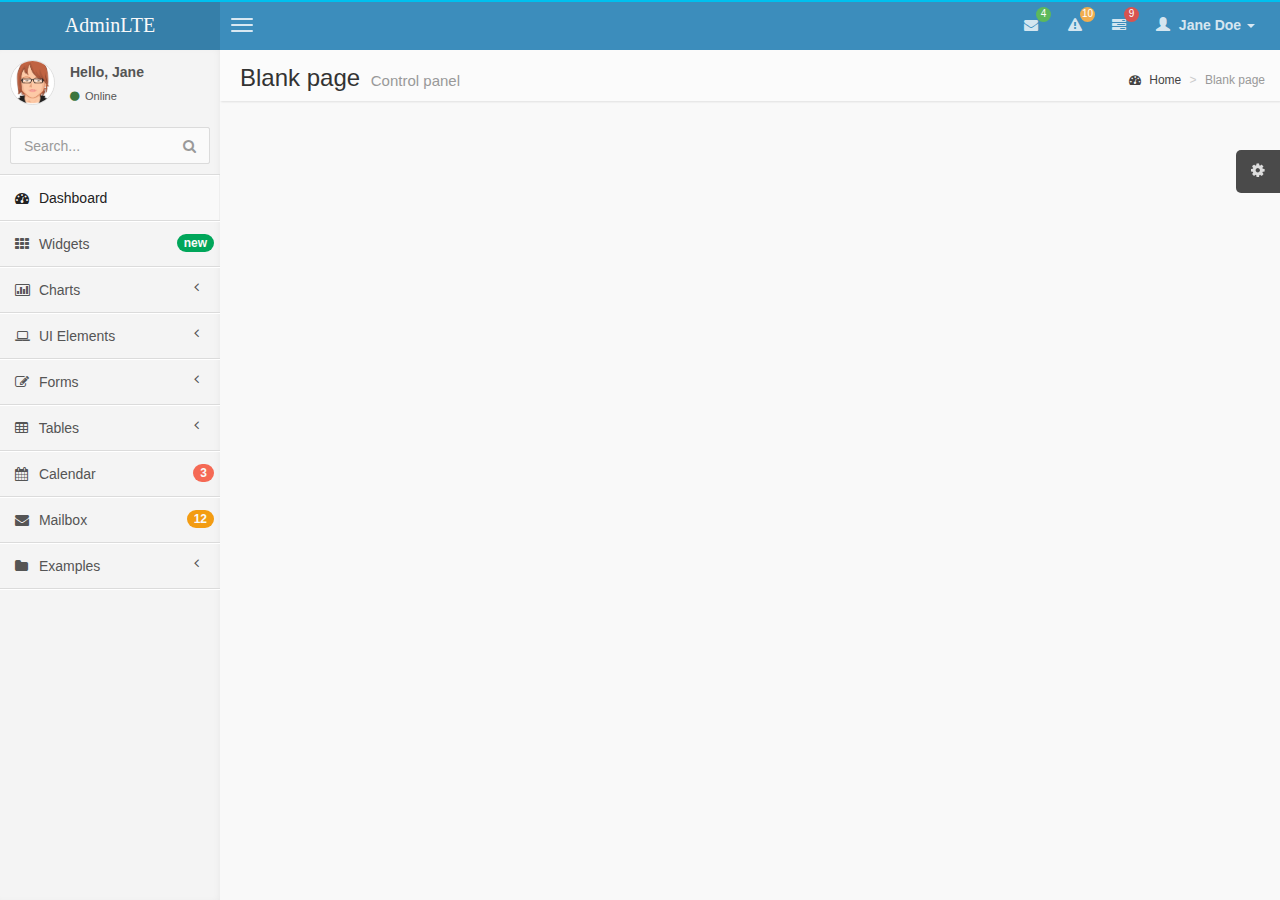
<file: src/main/webapp/pages/charts/empty.html>
<!DOCTYPE html>
<html>
    <head>
        <meta charset="UTF-8">
        <title>AdminLTE | Dashboard</title>
        <meta content='width=device-width, initial-scale=1, maximum-scale=1, user-scalable=no' name='viewport'>
        <!-- bootstrap 3.0.2 -->
        <link href="../../css/bootstrap.min.css" rel="stylesheet" type="text/css" />
        <!-- font Awesome -->
        <link href="../../css/font-awesome.min.css" rel="stylesheet" type="text/css" />
        <!-- Ionicons -->
        <link href="../../css/ionicons.min.css" rel="stylesheet" type="text/css" />
        <!-- Theme style -->
        <link href="../../css/AdminLTE.css" rel="stylesheet" type="text/css" />

        <!-- HTML5 Shim and Respond.js IE8 support of HTML5 elements and media queries -->
        <!-- WARNING: Respond.js doesn't work if you view the page via file:// -->
        <!--[if lt IE 9]>
          <script src="https://oss.maxcdn.com/libs/html5shiv/3.7.0/html5shiv.js"></script>
          <script src="https://oss.maxcdn.com/libs/respond.js/1.3.0/respond.min.js"></script>
        <![endif]-->
    </head>
    <body class="skin-blue">
        <!-- header logo: style can be found in header.less -->
        <header class="header">
            <a href="../../index.html" class="logo">
                <!-- Add the class icon to your logo image or logo icon to add the margining -->
                AdminLTE
            </a>
            <!-- Header Navbar: style can be found in header.less -->
            <nav class="navbar navbar-static-top" role="navigation">
                <!-- Sidebar toggle button-->
                <a href="#" class="navbar-btn sidebar-toggle" data-toggle="offcanvas" role="button">
                    <span class="sr-only">Toggle navigation</span>
                    <span class="icon-bar"></span>
                    <span class="icon-bar"></span>
                    <span class="icon-bar"></span>
                </a>
                <div class="navbar-right">
                    <ul class="nav navbar-nav">
                        <!-- Messages: style can be found in dropdown.less-->
                        <li class="dropdown messages-menu">
                            <a href="#" class="dropdown-toggle" data-toggle="dropdown">
                                <i class="fa fa-envelope"></i>
                                <span class="label label-success">4</span>
                            </a>
                            <ul class="dropdown-menu">
                                <li class="header">You have 4 messages</li>
                                <li>
                                    <!-- inner menu: contains the actual data -->
                                    <ul class="menu">
                                        <li><!-- start message -->
                                            <a href="#">
                                                <div class="pull-left">
                                                    <img src="../../img/avatar3.png" class="img-circle" alt="User Image"/>
                                                </div>
                                                <h4>
                                                    Support Team
                                                    <small><i class="fa fa-clock-o"></i> 5 mins</small>
                                                </h4>
                                                <p>Why not buy a new awesome theme?</p>
                                            </a>
                                        </li><!-- end message -->
                                        <li>
                                            <a href="#">
                                                <div class="pull-left">
                                                    <img src="../../img/avatar2.png" class="img-circle" alt="user image"/>
                                                </div>
                                                <h4>
                                                    AdminLTE Design Team
                                                    <small><i class="fa fa-clock-o"></i> 2 hours</small>
                                                </h4>
                                                <p>Why not buy a new awesome theme?</p>
                                            </a>
                                        </li>
                                        <li>
                                            <a href="#">
                                                <div class="pull-left">
                                                    <img src="../../img/avatar.png" class="img-circle" alt="user image"/>
                                                </div>
                                                <h4>
                                                    Developers
                                                    <small><i class="fa fa-clock-o"></i> Today</small>
                                                </h4>
                                                <p>Why not buy a new awesome theme?</p>
                                            </a>
                                        </li>
                                        <li>
                                            <a href="#">
                                                <div class="pull-left">
                                                    <img src="../../img/avatar2.png" class="img-circle" alt="user image"/>
                                                </div>
                                                <h4>
                                                    Sales Department
                                                    <small><i class="fa fa-clock-o"></i> Yesterday</small>
                                                </h4>
                                                <p>Why not buy a new awesome theme?</p>
                                            </a>
                                        </li>
                                        <li>
                                            <a href="#">
                                                <div class="pull-left">
                                                    <img src="../../img/avatar.png" class="img-circle" alt="user image"/>
                                                </div>
                                                <h4>
                                                    Reviewers
                                                    <small><i class="fa fa-clock-o"></i> 2 days</small>
                                                </h4>
                                                <p>Why not buy a new awesome theme?</p>
                                            </a>
                                        </li>
                                    </ul>
                                </li>
                                <li class="footer"><a href="#">See All Messages</a></li>
                            </ul>
                        </li>
                        <!-- Notifications: style can be found in dropdown.less -->
                        <li class="dropdown notifications-menu">
                            <a href="#" class="dropdown-toggle" data-toggle="dropdown">
                                <i class="fa fa-warning"></i>
                                <span class="label label-warning">10</span>
                            </a>
                            <ul class="dropdown-menu">
                                <li class="header">You have 10 notifications</li>
                                <li>
                                    <!-- inner menu: contains the actual data -->
                                    <ul class="menu">
                                        <li>
                                            <a href="#">
                                                <i class="ion ion-ios7-people info"></i> 5 new members joined today
                                            </a>
                                        </li>
                                        <li>
                                            <a href="#">
                                                <i class="fa fa-warning danger"></i> Very long description here that may not fit into the page and may cause design problems
                                            </a>
                                        </li>
                                        <li>
                                            <a href="#">
                                                <i class="fa fa-users warning"></i> 5 new members joined
                                            </a>
                                        </li>

                                        <li>
                                            <a href="#">
                                                <i class="ion ion-ios7-cart success"></i> 25 sales made
                                            </a>
                                        </li>
                                        <li>
                                            <a href="#">
                                                <i class="ion ion-ios7-person danger"></i> You changed your username
                                            </a>
                                        </li>
                                    </ul>
                                </li>
                                <li class="footer"><a href="#">View all</a></li>
                            </ul>
                        </li>
                        <!-- Tasks: style can be found in dropdown.less -->
                        <li class="dropdown tasks-menu">
                            <a href="#" class="dropdown-toggle" data-toggle="dropdown">
                                <i class="fa fa-tasks"></i>
                                <span class="label label-danger">9</span>
                            </a>
                            <ul class="dropdown-menu">
                                <li class="header">You have 9 tasks</li>
                                <li>
                                    <!-- inner menu: contains the actual data -->
                                    <ul class="menu">
                                        <li><!-- Task item -->
                                            <a href="#">
                                                <h3>
                                                    Design some buttons
                                                    <small class="pull-right">20%</small>
                                                </h3>
                                                <div class="progress xs">
                                                    <div class="progress-bar progress-bar-aqua" style="width: 20%" role="progressbar" aria-valuenow="20" aria-valuemin="0" aria-valuemax="100">
                                                        <span class="sr-only">20% Complete</span>
                                                    </div>
                                                </div>
                                            </a>
                                        </li><!-- end task item -->
                                        <li><!-- Task item -->
                                            <a href="#">
                                                <h3>
                                                    Create a nice theme
                                                    <small class="pull-right">40%</small>
                                                </h3>
                                                <div class="progress xs">
                                                    <div class="progress-bar progress-bar-green" style="width: 40%" role="progressbar" aria-valuenow="20" aria-valuemin="0" aria-valuemax="100">
                                                        <span class="sr-only">40% Complete</span>
                                                    </div>
                                                </div>
                                            </a>
                                        </li><!-- end task item -->
                                        <li><!-- Task item -->
                                            <a href="#">
                                                <h3>
                                                    Some task I need to do
                                                    <small class="pull-right">60%</small>
                                                </h3>
                                                <div class="progress xs">
                                                    <div class="progress-bar progress-bar-red" style="width: 60%" role="progressbar" aria-valuenow="20" aria-valuemin="0" aria-valuemax="100">
                                                        <span class="sr-only">60% Complete</span>
                                                    </div>
                                                </div>
                                            </a>
                                        </li><!-- end task item -->
                                        <li><!-- Task item -->
                                            <a href="#">
                                                <h3>
                                                    Make beautiful transitions
                                                    <small class="pull-right">80%</small>
                                                </h3>
                                                <div class="progress xs">
                                                    <div class="progress-bar progress-bar-yellow" style="width: 80%" role="progressbar" aria-valuenow="20" aria-valuemin="0" aria-valuemax="100">
                                                        <span class="sr-only">80% Complete</span>
                                                    </div>
                                                </div>
                                            </a>
                                        </li><!-- end task item -->
                                    </ul>
                                </li>
                                <li class="footer">
                                    <a href="#">View all tasks</a>
                                </li>
                            </ul>
                        </li>
                        <!-- User Account: style can be found in dropdown.less -->
                        <li class="dropdown user user-menu">
                            <a href="#" class="dropdown-toggle" data-toggle="dropdown">
                                <i class="glyphicon glyphicon-user"></i>
                                <span>Jane Doe <i class="caret"></i></span>
                            </a>
                            <ul class="dropdown-menu">
                                <!-- User image -->
                                <li class="user-header bg-light-blue">
                                    <img src="../../img/avatar3.png" class="img-circle" alt="User Image" />
                                    <p>
                                        Jane Doe - Web Developer
                                        <small>Member since Nov. 2012</small>
                                    </p>
                                </li>
                                <!-- Menu Body -->
                                <li class="user-body">
                                    <div class="col-xs-4 text-center">
                                        <a href="#">Followers</a>
                                    </div>
                                    <div class="col-xs-4 text-center">
                                        <a href="#">Sales</a>
                                    </div>
                                    <div class="col-xs-4 text-center">
                                        <a href="#">Friends</a>
                                    </div>
                                </li>
                                <!-- Menu Footer-->
                                <li class="user-footer">
                                    <div class="pull-left">
                                        <a href="#" class="btn btn-default btn-flat">Profile</a>
                                    </div>
                                    <div class="pull-right">
                                        <a href="#" class="btn btn-default btn-flat">Sign out</a>
                                    </div>
                                </li>
                            </ul>
                        </li>
                    </ul>
                </div>
            </nav>
        </header>
        <div class="wrapper row-offcanvas row-offcanvas-left">
            <!-- Left side column. contains the logo and sidebar -->
            <aside class="left-side sidebar-offcanvas">
                <!-- sidebar: style can be found in sidebar.less -->
                <section class="sidebar">
                    <!-- Sidebar user panel -->
                    <div class="user-panel">
                        <div class="pull-left image">
                            <img src="../../img/avatar3.png" class="img-circle" alt="User Image" />
                        </div>
                        <div class="pull-left info">
                            <p>Hello, Jane</p>

                            <a href="#"><i class="fa fa-circle text-success"></i> Online</a>
                        </div>
                    </div>
                    <!-- search form -->
                    <form action="#" method="get" class="sidebar-form">
                        <div class="input-group">
                            <input type="text" name="q" class="form-control" placeholder="Search..."/>
                            <span class="input-group-btn">
                                <button type='submit' name='seach' id='search-btn' class="btn btn-flat"><i class="fa fa-search"></i></button>
                            </span>
                        </div>
                    </form>
                    <!-- /.search form -->
                    <!-- sidebar menu: : style can be found in sidebar.less -->
                    <ul class="sidebar-menu">
                        <li class="active">
                            <a href="../../index.html">
                                <i class="fa fa-dashboard"></i> <span>Dashboard</span>
                            </a>
                        </li>
                        <li>
                            <a href="../widgets.html">
                                <i class="fa fa-th"></i> <span>Widgets</span> <small class="badge pull-right bg-green">new</small>
                            </a>
                        </li>
                        <li class="treeview">
                            <a href="#">
                                <i class="fa fa-bar-chart-o"></i>
                                <span>Charts</span>
                                <i class="fa fa-angle-left pull-right"></i>
                            </a>
                            <ul class="treeview-menu">
                                <li><a href="morris.html"><i class="fa fa-angle-double-right"></i> Morris</a></li>
                                <li><a href="flot.html"><i class="fa fa-angle-double-right"></i> Flot</a></li>
                                <li><a href="inline.html"><i class="fa fa-angle-double-right"></i> Inline charts</a></li>
                            </ul>
                        </li>
                        <li class="treeview">
                            <a href="#">
                                <i class="fa fa-laptop"></i>
                                <span>UI Elements</span>
                                <i class="fa fa-angle-left pull-right"></i>
                            </a>
                            <ul class="treeview-menu">
                                <li><a href="../UI/general.html"><i class="fa fa-angle-double-right"></i> General</a></li>
                                <li><a href="../UI/icons.html"><i class="fa fa-angle-double-right"></i> Icons</a></li>
                                <li><a href="../UI/buttons.html"><i class="fa fa-angle-double-right"></i> Buttons</a></li>
                                <li><a href="../UI/sliders.html"><i class="fa fa-angle-double-right"></i> Sliders</a></li>
                                <li><a href="../UI/timeline.html"><i class="fa fa-angle-double-right"></i> Timeline</a></li>
                            </ul>
                        </li>
                        <li class="treeview">
                            <a href="#">
                                <i class="fa fa-edit"></i> <span>Forms</span>
                                <i class="fa fa-angle-left pull-right"></i>
                            </a>
                            <ul class="treeview-menu">
                                <li><a href="../forms/general.html"><i class="fa fa-angle-double-right"></i> General Elements</a></li>
                                <li><a href="../forms/advanced.html"><i class="fa fa-angle-double-right"></i> Advanced Elements</a></li>
                                <li><a href="../forms/editors.html"><i class="fa fa-angle-double-right"></i> Editors</a></li>
                            </ul>
                        </li>
                        <li class="treeview">
                            <a href="#">
                                <i class="fa fa-table"></i> <span>Tables</span>
                                <i class="fa fa-angle-left pull-right"></i>
                            </a>
                            <ul class="treeview-menu">
                                <li><a href="../tables/simple.html"><i class="fa fa-angle-double-right"></i> Simple tables</a></li>
                                <li><a href="../tables/data.html"><i class="fa fa-angle-double-right"></i> Data tables</a></li>
                            </ul>
                        </li>
                        <li>
                            <a href="../calendar.html">
                                <i class="fa fa-calendar"></i> <span>Calendar</span>
                                <small class="badge pull-right bg-red">3</small>
                            </a>
                        </li>
                        <li>
                            <a href="../mailbox.html">
                                <i class="fa fa-envelope"></i> <span>Mailbox</span>
                                <small class="badge pull-right bg-yellow">12</small>
                            </a>
                        </li>
                        <li class="treeview">
                            <a href="#">
                                <i class="fa fa-folder"></i> <span>Examples</span>
                                <i class="fa fa-angle-left pull-right"></i>
                            </a>
                            <ul class="treeview-menu">
                                <li><a href="../examples/invoice.html"><i class="fa fa-angle-double-right"></i> Invoice</a></li>
                                <li><a href="../examples/login.html"><i class="fa fa-angle-double-right"></i> Login</a></li>
                                <li><a href="../examples/register.html"><i class="fa fa-angle-double-right"></i> Register</a></li>
                                <li><a href="../examples/lockscreen.html"><i class="fa fa-angle-double-right"></i> Lockscreen</a></li>
                                <li><a href="../examples/404.html"><i class="fa fa-angle-double-right"></i> 404 Error</a></li>
                                <li><a href="../examples/500.html"><i class="fa fa-angle-double-right"></i> 500 Error</a></li>
                                <li><a href="../examples/blank.html"><i class="fa fa-angle-double-right"></i> Blank Page</a></li>
                            </ul>
                        </li>
                    </ul>
                </section>
                <!-- /.sidebar -->
            </aside>

            <!-- Right side column. Contains the navbar and content of the page -->
            <aside class="right-side">
                <!-- Content Header (Page header) -->
                <section class="content-header">
                    <h1>
                        Blank page
                        <small>Control panel</small>
                    </h1>
                    <ol class="breadcrumb">
                        <li><a href="#"><i class="fa fa-dashboard"></i> Home</a></li>
                        <li class="active">Blank page</li>
                    </ol>
                </section>

                <!-- Main content -->
                <section class="content">


                </section><!-- /.content -->
            </aside><!-- /.right-side -->
        </div><!-- ./wrapper -->


        <!-- jQuery 2.0.2 -->
        <script src="http://ajax.googleapis.com/ajax/libs/jquery/2.0.2/jquery.min.js"></script>
        <!-- Bootstrap -->
        <script src="../../js/bootstrap.min.js" type="text/javascript"></script>
        <!-- AdminLTE App -->
        <script src="../../js/AdminLTE/app.js" type="text/javascript"></script>
        <!-- AdminLTE for demo purposes -->
        <script src="../../js/AdminLTE/demo.js" type="text/javascript"></script>
    </body>
</html>
</file>
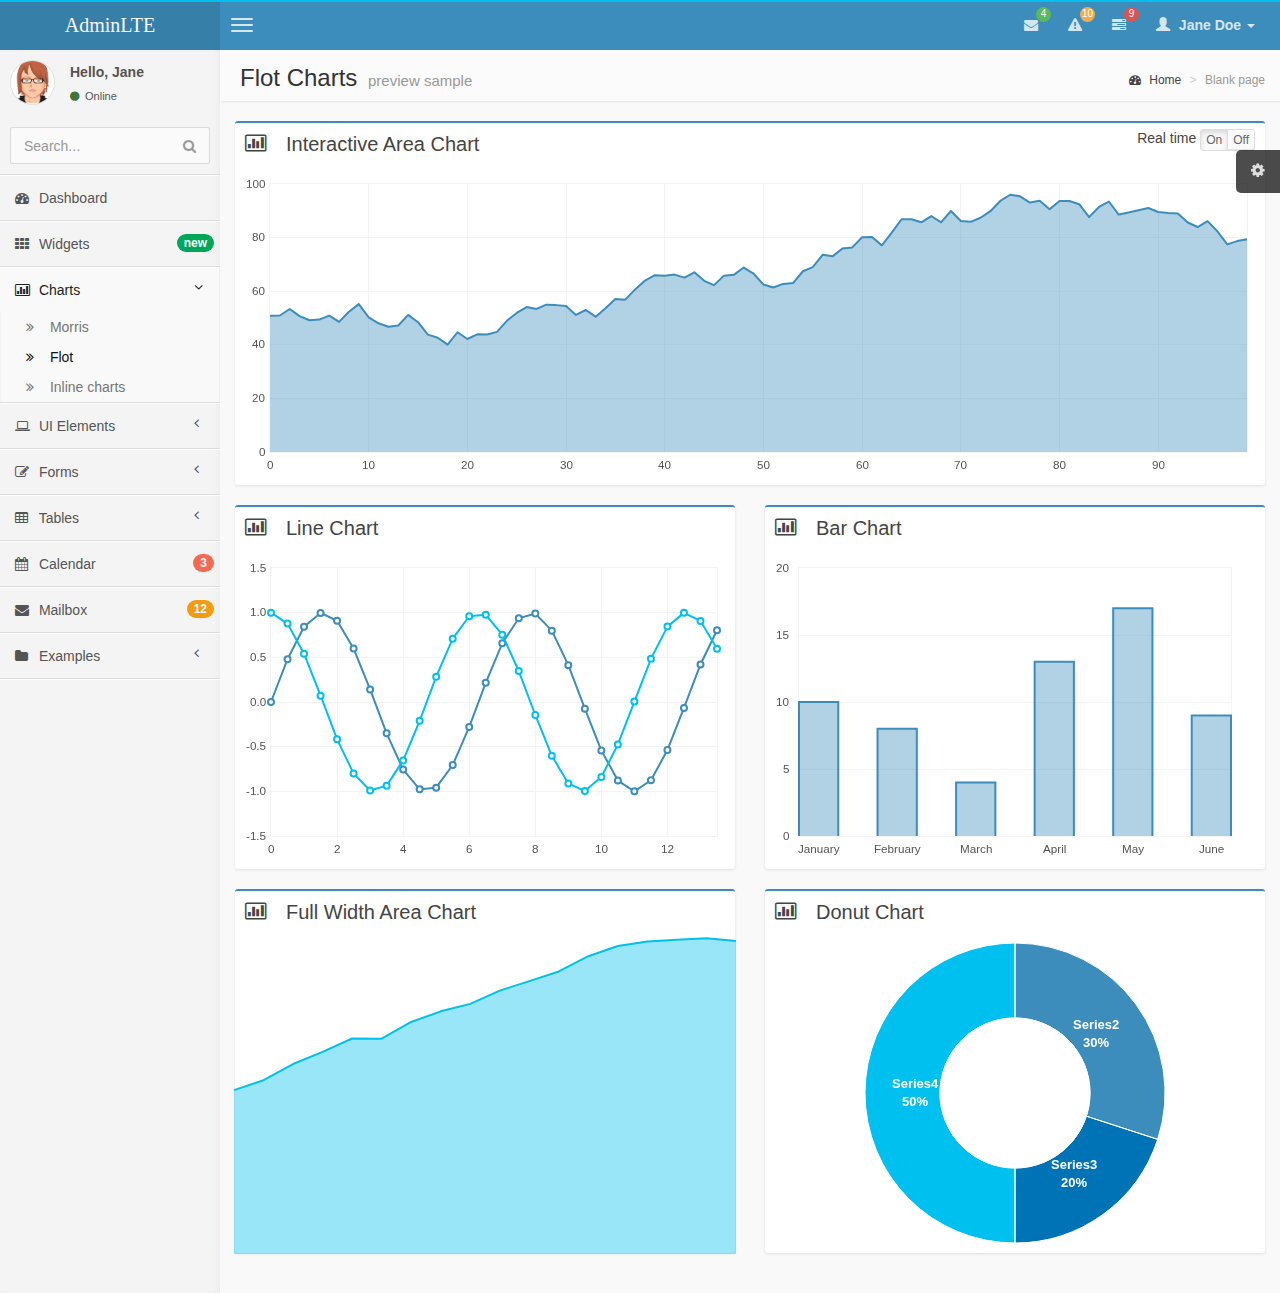
<file: src/main/webapp/pages/charts/flot.html>
<!DOCTYPE html>
<html>
    <head>
        <meta charset="UTF-8">
        <title>AdminLTE | Flot Charts</title>
        <meta content='width=device-width, initial-scale=1, maximum-scale=1, user-scalable=no' name='viewport'>
        <!-- bootstrap 3.0.2 -->
        <link href="../../css/bootstrap.min.css" rel="stylesheet" type="text/css" />
        <!-- font Awesome -->
        <link href="../../css/font-awesome.min.css" rel="stylesheet" type="text/css" />
        <!-- Ionicons -->
        <link href="../../css/ionicons.min.css" rel="stylesheet" type="text/css" />
        <!-- Theme style -->
        <link href="../../css/AdminLTE.css" rel="stylesheet" type="text/css" />

        <!-- HTML5 Shim and Respond.js IE8 support of HTML5 elements and media queries -->
        <!-- WARNING: Respond.js doesn't work if you view the page via file:// -->
        <!--[if lt IE 9]>
          <script src="https://oss.maxcdn.com/libs/html5shiv/3.7.0/html5shiv.js"></script>
          <script src="https://oss.maxcdn.com/libs/respond.js/1.3.0/respond.min.js"></script>
        <![endif]-->
    </head>
    <body class="skin-blue">
        <!-- header logo: style can be found in header.less -->
        <header class="header">
            <a href="../../index.html" class="logo">
                <!-- Add the class icon to your logo image or logo icon to add the margining -->
                AdminLTE
            </a>
            <!-- Header Navbar: style can be found in header.less -->
            <nav class="navbar navbar-static-top" role="navigation">
                <!-- Sidebar toggle button-->
                <a href="#" class="navbar-btn sidebar-toggle" data-toggle="offcanvas" role="button">
                    <span class="sr-only">Toggle navigation</span>
                    <span class="icon-bar"></span>
                    <span class="icon-bar"></span>
                    <span class="icon-bar"></span>
                </a>
                <div class="navbar-right">
                    <ul class="nav navbar-nav">
                        <!-- Messages: style can be found in dropdown.less-->
                        <li class="dropdown messages-menu">
                            <a href="#" class="dropdown-toggle" data-toggle="dropdown">
                                <i class="fa fa-envelope"></i>
                                <span class="label label-success">4</span>
                            </a>
                            <ul class="dropdown-menu">
                                <li class="header">You have 4 messages</li>
                                <li>
                                    <!-- inner menu: contains the actual data -->
                                    <ul class="menu">
                                        <li><!-- start message -->
                                            <a href="#">
                                                <div class="pull-left">
                                                    <img src="../../img/avatar3.png" class="img-circle" alt="User Image"/>
                                                </div>
                                                <h4>
                                                    Support Team
                                                    <small><i class="fa fa-clock-o"></i> 5 mins</small>
                                                </h4>
                                                <p>Why not buy a new awesome theme?</p>
                                            </a>
                                        </li><!-- end message -->
                                        <li>
                                            <a href="#">
                                                <div class="pull-left">
                                                    <img src="../../img/avatar2.png" class="img-circle" alt="user image"/>
                                                </div>
                                                <h4>
                                                    AdminLTE Design Team
                                                    <small><i class="fa fa-clock-o"></i> 2 hours</small>
                                                </h4>
                                                <p>Why not buy a new awesome theme?</p>
                                            </a>
                                        </li>
                                        <li>
                                            <a href="#">
                                                <div class="pull-left">
                                                    <img src="../../img/avatar.png" class="img-circle" alt="user image"/>
                                                </div>
                                                <h4>
                                                    Developers
                                                    <small><i class="fa fa-clock-o"></i> Today</small>
                                                </h4>
                                                <p>Why not buy a new awesome theme?</p>
                                            </a>
                                        </li>
                                        <li>
                                            <a href="#">
                                                <div class="pull-left">
                                                    <img src="../../img/avatar2.png" class="img-circle" alt="user image"/>
                                                </div>
                                                <h4>
                                                    Sales Department
                                                    <small><i class="fa fa-clock-o"></i> Yesterday</small>
                                                </h4>
                                                <p>Why not buy a new awesome theme?</p>
                                            </a>
                                        </li>
                                        <li>
                                            <a href="#">
                                                <div class="pull-left">
                                                    <img src="../../img/avatar.png" class="img-circle" alt="user image"/>
                                                </div>
                                                <h4>
                                                    Reviewers
                                                    <small><i class="fa fa-clock-o"></i> 2 days</small>
                                                </h4>
                                                <p>Why not buy a new awesome theme?</p>
                                            </a>
                                        </li>
                                    </ul>
                                </li>
                                <li class="footer"><a href="#">See All Messages</a></li>
                            </ul>
                        </li>
                        <!-- Notifications: style can be found in dropdown.less -->
                        <li class="dropdown notifications-menu">
                            <a href="#" class="dropdown-toggle" data-toggle="dropdown">
                                <i class="fa fa-warning"></i>
                                <span class="label label-warning">10</span>
                            </a>
                            <ul class="dropdown-menu">
                                <li class="header">You have 10 notifications</li>
                                <li>
                                    <!-- inner menu: contains the actual data -->
                                    <ul class="menu">
                                        <li>
                                            <a href="#">
                                                <i class="ion ion-ios7-people info"></i> 5 new members joined today
                                            </a>
                                        </li>
                                        <li>
                                            <a href="#">
                                                <i class="fa fa-warning danger"></i> Very long description here that may not fit into the page and may cause design problems
                                            </a>
                                        </li>
                                        <li>
                                            <a href="#">
                                                <i class="fa fa-users warning"></i> 5 new members joined
                                            </a>
                                        </li>

                                        <li>
                                            <a href="#">
                                                <i class="ion ion-ios7-cart success"></i> 25 sales made
                                            </a>
                                        </li>
                                        <li>
                                            <a href="#">
                                                <i class="ion ion-ios7-person danger"></i> You changed your username
                                            </a>
                                        </li>
                                    </ul>
                                </li>
                                <li class="footer"><a href="#">View all</a></li>
                            </ul>
                        </li>
                        <!-- Tasks: style can be found in dropdown.less -->
                        <li class="dropdown tasks-menu">
                            <a href="#" class="dropdown-toggle" data-toggle="dropdown">
                                <i class="fa fa-tasks"></i>
                                <span class="label label-danger">9</span>
                            </a>
                            <ul class="dropdown-menu">
                                <li class="header">You have 9 tasks</li>
                                <li>
                                    <!-- inner menu: contains the actual data -->
                                    <ul class="menu">
                                        <li><!-- Task item -->
                                            <a href="#">
                                                <h3>
                                                    Design some buttons
                                                    <small class="pull-right">20%</small>
                                                </h3>
                                                <div class="progress xs">
                                                    <div class="progress-bar progress-bar-aqua" style="width: 20%" role="progressbar" aria-valuenow="20" aria-valuemin="0" aria-valuemax="100">
                                                        <span class="sr-only">20% Complete</span>
                                                    </div>
                                                </div>
                                            </a>
                                        </li><!-- end task item -->
                                        <li><!-- Task item -->
                                            <a href="#">
                                                <h3>
                                                    Create a nice theme
                                                    <small class="pull-right">40%</small>
                                                </h3>
                                                <div class="progress xs">
                                                    <div class="progress-bar progress-bar-green" style="width: 40%" role="progressbar" aria-valuenow="20" aria-valuemin="0" aria-valuemax="100">
                                                        <span class="sr-only">40% Complete</span>
                                                    </div>
                                                </div>
                                            </a>
                                        </li><!-- end task item -->
                                        <li><!-- Task item -->
                                            <a href="#">
                                                <h3>
                                                    Some task I need to do
                                                    <small class="pull-right">60%</small>
                                                </h3>
                                                <div class="progress xs">
                                                    <div class="progress-bar progress-bar-red" style="width: 60%" role="progressbar" aria-valuenow="20" aria-valuemin="0" aria-valuemax="100">
                                                        <span class="sr-only">60% Complete</span>
                                                    </div>
                                                </div>
                                            </a>
                                        </li><!-- end task item -->
                                        <li><!-- Task item -->
                                            <a href="#">
                                                <h3>
                                                    Make beautiful transitions
                                                    <small class="pull-right">80%</small>
                                                </h3>
                                                <div class="progress xs">
                                                    <div class="progress-bar progress-bar-yellow" style="width: 80%" role="progressbar" aria-valuenow="20" aria-valuemin="0" aria-valuemax="100">
                                                        <span class="sr-only">80% Complete</span>
                                                    </div>
                                                </div>
                                            </a>
                                        </li><!-- end task item -->
                                    </ul>
                                </li>
                                <li class="footer">
                                    <a href="#">View all tasks</a>
                                </li>
                            </ul>
                        </li>
                        <!-- User Account: style can be found in dropdown.less -->
                        <li class="dropdown user user-menu">
                            <a href="#" class="dropdown-toggle" data-toggle="dropdown">
                                <i class="glyphicon glyphicon-user"></i>
                                <span>Jane Doe <i class="caret"></i></span>
                            </a>
                            <ul class="dropdown-menu">
                                <!-- User image -->
                                <li class="user-header bg-light-blue">
                                    <img src="../../img/avatar3.png" class="img-circle" alt="User Image" />
                                    <p>
                                        Jane Doe - Web Developer
                                        <small>Member since Nov. 2012</small>
                                    </p>
                                </li>
                                <!-- Menu Body -->
                                <li class="user-body">
                                    <div class="col-xs-4 text-center">
                                        <a href="#">Followers</a>
                                    </div>
                                    <div class="col-xs-4 text-center">
                                        <a href="#">Sales</a>
                                    </div>
                                    <div class="col-xs-4 text-center">
                                        <a href="#">Friends</a>
                                    </div>
                                </li>
                                <!-- Menu Footer-->
                                <li class="user-footer">
                                    <div class="pull-left">
                                        <a href="#" class="btn btn-default btn-flat">Profile</a>
                                    </div>
                                    <div class="pull-right">
                                        <a href="#" class="btn btn-default btn-flat">Sign out</a>
                                    </div>
                                </li>
                            </ul>
                        </li>
                    </ul>
                </div>
            </nav>
        </header>
        <div class="wrapper row-offcanvas row-offcanvas-left">
            <!-- Left side column. contains the logo and sidebar -->
            <aside class="left-side sidebar-offcanvas">
                <!-- sidebar: style can be found in sidebar.less -->
                <section class="sidebar">
                    <!-- Sidebar user panel -->
                    <div class="user-panel">
                        <div class="pull-left image">
                            <img src="../../img/avatar3.png" class="img-circle" alt="User Image" />
                        </div>
                        <div class="pull-left info">
                            <p>Hello, Jane</p>

                            <a href="#"><i class="fa fa-circle text-success"></i> Online</a>
                        </div>
                    </div>
                    <!-- search form -->
                    <form action="#" method="get" class="sidebar-form">
                        <div class="input-group">
                            <input type="text" name="q" class="form-control" placeholder="Search..."/>
                            <span class="input-group-btn">
                                <button type='submit' name='seach' id='search-btn' class="btn btn-flat"><i class="fa fa-search"></i></button>
                            </span>
                        </div>
                    </form>
                    <!-- /.search form -->
                    <!-- sidebar menu: : style can be found in sidebar.less -->
                    <ul class="sidebar-menu">
                        <li>
                            <a href="../../index.html">
                                <i class="fa fa-dashboard"></i> <span>Dashboard</span>
                            </a>
                        </li>
                        <li>
                            <a href="../widgets.html">
                                <i class="fa fa-th"></i> <span>Widgets</span> <small class="badge pull-right bg-green">new</small>
                            </a>
                        </li>
                        <li class="treeview active">
                            <a href="#">
                                <i class="fa fa-bar-chart-o"></i>
                                <span>Charts</span>
                                <i class="fa fa-angle-left pull-right"></i>
                            </a>
                            <ul class="treeview-menu">
                                <li><a href="morris.html"><i class="fa fa-angle-double-right"></i> Morris</a></li>
                                <li class="active"><a href="flot.html"><i class="fa fa-angle-double-right"></i> Flot</a></li>
                                <li><a href="inline.html"><i class="fa fa-angle-double-right"></i> Inline charts</a></li>
                            </ul>
                        </li>
                        <li class="treeview">
                            <a href="#">
                                <i class="fa fa-laptop"></i>
                                <span>UI Elements</span>
                                <i class="fa fa-angle-left pull-right"></i>
                            </a>
                            <ul class="treeview-menu">
                                <li><a href="../UI/general.html"><i class="fa fa-angle-double-right"></i> General</a></li>
                                <li><a href="../UI/icons.html"><i class="fa fa-angle-double-right"></i> Icons</a></li>
                                <li><a href="../UI/buttons.html"><i class="fa fa-angle-double-right"></i> Buttons</a></li>
                                <li><a href="../UI/sliders.html"><i class="fa fa-angle-double-right"></i> Sliders</a></li>
                                <li><a href="../UI/timeline.html"><i class="fa fa-angle-double-right"></i> Timeline</a></li>
                            </ul>
                        </li>
                        <li class="treeview">
                            <a href="#">
                                <i class="fa fa-edit"></i> <span>Forms</span>
                                <i class="fa fa-angle-left pull-right"></i>
                            </a>
                            <ul class="treeview-menu">
                                <li><a href="../forms/general.html"><i class="fa fa-angle-double-right"></i> General Elements</a></li>
                                <li><a href="../forms/advanced.html"><i class="fa fa-angle-double-right"></i> Advanced Elements</a></li>
                                <li><a href="../forms/editors.html"><i class="fa fa-angle-double-right"></i> Editors</a></li>
                            </ul>
                        </li>
                        <li class="treeview">
                            <a href="#">
                                <i class="fa fa-table"></i> <span>Tables</span>
                                <i class="fa fa-angle-left pull-right"></i>
                            </a>
                            <ul class="treeview-menu">
                                <li><a href="../tables/simple.html"><i class="fa fa-angle-double-right"></i> Simple tables</a></li>
                                <li><a href="../tables/data.html"><i class="fa fa-angle-double-right"></i> Data tables</a></li>
                            </ul>
                        </li>
                        <li>
                            <a href="../calendar.html">
                                <i class="fa fa-calendar"></i> <span>Calendar</span>
                                <small class="badge pull-right bg-red">3</small>
                            </a>
                        </li>
                        <li>
                            <a href="../mailbox.html">
                                <i class="fa fa-envelope"></i> <span>Mailbox</span>
                                <small class="badge pull-right bg-yellow">12</small>
                            </a>
                        </li>
                        <li class="treeview">
                            <a href="#">
                                <i class="fa fa-folder"></i> <span>Examples</span>
                                <i class="fa fa-angle-left pull-right"></i>
                            </a>
                            <ul class="treeview-menu">
                                <li><a href="../examples/invoice.html"><i class="fa fa-angle-double-right"></i> Invoice</a></li>
                                <li><a href="../examples/login.html"><i class="fa fa-angle-double-right"></i> Login</a></li>
                                <li><a href="../examples/register.html"><i class="fa fa-angle-double-right"></i> Register</a></li>
                                <li><a href="../examples/lockscreen.html"><i class="fa fa-angle-double-right"></i> Lockscreen</a></li>
                                <li><a href="../examples/404.html"><i class="fa fa-angle-double-right"></i> 404 Error</a></li>
                                <li><a href="../examples/500.html"><i class="fa fa-angle-double-right"></i> 500 Error</a></li>
                                <li><a href="../examples/blank.html"><i class="fa fa-angle-double-right"></i> Blank Page</a></li>
                            </ul>
                        </li>
                    </ul>
                </section>
                <!-- /.sidebar -->
            </aside>

            <!-- Right side column. Contains the navbar and content of the page -->
            <aside class="right-side">
                <!-- Content Header (Page header) -->
                <section class="content-header">
                    <h1>
                        Flot Charts
                        <small>preview sample</small>
                    </h1>
                    <ol class="breadcrumb">
                        <li><a href="#"><i class="fa fa-dashboard"></i> Home</a></li>
                        <li class="active">Blank page</li>
                    </ol>
                </section>

                <!-- Main content -->
                <section class="content">
                    <div class="row">
                        <div class="col-xs-12">
                            <!-- interactive chart -->
                            <div class="box box-primary">
                                <div class="box-header">
                                    <i class="fa fa-bar-chart-o"></i>
                                    <h3 class="box-title">Interactive Area Chart</h3>
                                    <div class="box-tools pull-right">
                                        Real time
                                        <div class="btn-group" id="realtime" data-toggle="btn-toggle">
                                            <button type="button" class="btn btn-default btn-xs active" data-toggle="on">On</button>
                                            <button type="button" class="btn btn-default btn-xs" data-toggle="off">Off</button>
                                        </div>
                                    </div>
                                </div>
                                <div class="box-body">
                                    <div id="interactive" style="height: 300px;"></div>
                                </div><!-- /.box-body-->
                            </div><!-- /.box -->

                        </div><!-- /.col -->
                    </div><!-- /.row -->

                    <div class="row">
                        <div class="col-md-6">
                            <!-- Line chart -->
                            <div class="box box-primary">
                                <div class="box-header">
                                    <i class="fa fa-bar-chart-o"></i>
                                    <h3 class="box-title">Line Chart</h3>
                                </div>
                                <div class="box-body">
                                    <div id="line-chart" style="height: 300px;"></div>
                                </div><!-- /.box-body-->
                            </div><!-- /.box -->

                            <!-- Area chart -->
                            <div class="box box-primary">
                                <div class="box-header">
                                    <i class="fa fa-bar-chart-o"></i>
                                    <h3 class="box-title">Full Width Area Chart</h3>
                                </div>
                                <div class="box-body">
                                    <div id="area-chart" style="height: 338px;" class="full-width-chart"></div>
                                </div><!-- /.box-body-->
                            </div><!-- /.box -->

                        </div><!-- /.col -->

                        <div class="col-md-6">
                            <!-- Bar chart -->
                            <div class="box box-primary">
                                <div class="box-header">
                                    <i class="fa fa-bar-chart-o"></i>
                                    <h3 class="box-title">Bar Chart</h3>
                                </div>
                                <div class="box-body">
                                    <div id="bar-chart" style="height: 300px;"></div>
                                </div><!-- /.box-body-->
                            </div><!-- /.box -->

                            <!-- Donut chart -->
                            <div class="box box-primary">
                                <div class="box-header">
                                    <i class="fa fa-bar-chart-o"></i>
                                    <h3 class="box-title">Donut Chart</h3>
                                </div>
                                <div class="box-body">
                                    <div id="donut-chart" style="height: 300px;"></div>
                                </div><!-- /.box-body-->
                            </div><!-- /.box -->
                        </div><!-- /.col -->
                    </div><!-- /.row -->
                </section><!-- /.content -->

            </aside><!-- /.right-side -->
        </div><!-- ./wrapper -->


        <!-- jQuery 2.0.2 -->
        <script src="http://ajax.googleapis.com/ajax/libs/jquery/2.0.2/jquery.min.js"></script>
        <!-- Bootstrap -->
        <script src="../../js/bootstrap.min.js" type="text/javascript"></script>
        <!-- AdminLTE App -->
        <script src="../../js/AdminLTE/app.js" type="text/javascript"></script>
        <!-- AdminLTE for demo purposes -->
        <script src="../../js/AdminLTE/demo.js" type="text/javascript"></script>
        <!-- FLOT CHARTS -->
        <script src="../../js/plugins/flot/jquery.flot.min.js" type="text/javascript"></script>
        <!-- FLOT RESIZE PLUGIN - allows the chart to redraw when the window is resized -->
        <script src="../../js/plugins/flot/jquery.flot.resize.min.js" type="text/javascript"></script>
        <!-- FLOT PIE PLUGIN - also used to draw donut charts -->
        <script src="../../js/plugins/flot/jquery.flot.pie.min.js" type="text/javascript"></script>
        <!-- FLOT CATEGORIES PLUGIN - Used to draw bar charts -->
        <script src="../../js/plugins/flot/jquery.flot.categories.min.js" type="text/javascript"></script>

        <!-- Page script -->
        <script type="text/javascript">

            $(function() {

                /*
                 * Flot Interactive Chart
                 * -----------------------
                 */
                // We use an inline data source in the example, usually data would
                // be fetched from a server
                var data = [], totalPoints = 100;
                function getRandomData() {

                    if (data.length > 0)
                        data = data.slice(1);

                    // Do a random walk
                    while (data.length < totalPoints) {

                        var prev = data.length > 0 ? data[data.length - 1] : 50,
                                y = prev + Math.random() * 10 - 5;

                        if (y < 0) {
                            y = 0;
                        } else if (y > 100) {
                            y = 100;
                        }

                        data.push(y);
                    }

                    // Zip the generated y values with the x values
                    var res = [];
                    for (var i = 0; i < data.length; ++i) {
                        res.push([i, data[i]]);
                    }

                    return res;
                }

                var interactive_plot = $.plot("#interactive", [getRandomData()], {
                    grid: {
                        borderColor: "#f3f3f3",
                        borderWidth: 1,
                        tickColor: "#f3f3f3"
                    },
                    series: {
                        shadowSize: 0, // Drawing is faster without shadows
                        color: "#3c8dbc"
                    },
                    lines: {
                        fill: true, //Converts the line chart to area chart
                        color: "#3c8dbc"
                    },
                    yaxis: {
                        min: 0,
                        max: 100,
                        show: true
                    },
                    xaxis: {
                        show: true
                    }
                });

                var updateInterval = 500; //Fetch data ever x milliseconds
                var realtime = "on"; //If == to on then fetch data every x seconds. else stop fetching
                function update() {

                    interactive_plot.setData([getRandomData()]);

                    // Since the axes don't change, we don't need to call plot.setupGrid()
                    interactive_plot.draw();
                    if (realtime === "on")
                        setTimeout(update, updateInterval);
                }

                //INITIALIZE REALTIME DATA FETCHING
                if (realtime === "on") {
                    update();
                }
                //REALTIME TOGGLE
                $("#realtime .btn").click(function() {
                    if ($(this).data("toggle") === "on") {
                        realtime = "on";
                    }
                    else {
                        realtime = "off";
                    }
                    update();
                });
                /*
                 * END INTERACTIVE CHART
                 */


                /*
                 * LINE CHART
                 * ----------
                 */
                //LINE randomly generated data

                var sin = [], cos = [];
                for (var i = 0; i < 14; i += 0.5) {
                    sin.push([i, Math.sin(i)]);
                    cos.push([i, Math.cos(i)]);
                }
                var line_data1 = {
                    data: sin,
                    color: "#3c8dbc"
                };
                var line_data2 = {
                    data: cos,
                    color: "#00c0ef"
                };
                $.plot("#line-chart", [line_data1, line_data2], {
                    grid: {
                        hoverable: true,
                        borderColor: "#f3f3f3",
                        borderWidth: 1,
                        tickColor: "#f3f3f3"
                    },
                    series: {
                        shadowSize: 0,
                        lines: {
                            show: true
                        },
                        points: {
                            show: true
                        }
                    },
                    lines: {
                        fill: false,
                        color: ["#3c8dbc", "#f56954"]
                    },
                    yaxis: {
                        show: true,
                    },
                    xaxis: {
                        show: true
                    }
                });
                //Initialize tooltip on hover
                $("<div class='tooltip-inner' id='line-chart-tooltip'></div>").css({
                    position: "absolute",
                    display: "none",
                    opacity: 0.8
                }).appendTo("body");
                $("#line-chart").bind("plothover", function(event, pos, item) {

                    if (item) {
                        var x = item.datapoint[0].toFixed(2),
                                y = item.datapoint[1].toFixed(2);

                        $("#line-chart-tooltip").html(item.series.label + " of " + x + " = " + y)
                                .css({top: item.pageY + 5, left: item.pageX + 5})
                                .fadeIn(200);
                    } else {
                        $("#line-chart-tooltip").hide();
                    }

                });
                /* END LINE CHART */

                /*
                 * FULL WIDTH STATIC AREA CHART
                 * -----------------
                 */
                var areaData = [[2, 88.0], [3, 93.3], [4, 102.0], [5, 108.5], [6, 115.7], [7, 115.6],
                    [8, 124.6], [9, 130.3], [10, 134.3], [11, 141.4], [12, 146.5], [13, 151.7], [14, 159.9],
                    [15, 165.4], [16, 167.8], [17, 168.7], [18, 169.5], [19, 168.0]];
                $.plot("#area-chart", [areaData], {
                    grid: {
                        borderWidth: 0
                    },
                    series: {
                        shadowSize: 0, // Drawing is faster without shadows
                        color: "#00c0ef"
                    },
                    lines: {
                        fill: true //Converts the line chart to area chart
                    },
                    yaxis: {
                        show: false
                    },
                    xaxis: {
                        show: false
                    }
                });

                /* END AREA CHART */

                /*
                 * BAR CHART
                 * ---------
                 */

                var bar_data = {
                    data: [["January", 10], ["February", 8], ["March", 4], ["April", 13], ["May", 17], ["June", 9]],
                    color: "#3c8dbc"
                };
                $.plot("#bar-chart", [bar_data], {
                    grid: {
                        borderWidth: 1,
                        borderColor: "#f3f3f3",
                        tickColor: "#f3f3f3"
                    },
                    series: {
                        bars: {
                            show: true,
                            barWidth: 0.5,
                            align: "center"
                        }
                    },
                    xaxis: {
                        mode: "categories",
                        tickLength: 0
                    }
                });
                /* END BAR CHART */

                /*
                 * DONUT CHART
                 * -----------
                 */

                var donutData = [
                    {label: "Series2", data: 30, color: "#3c8dbc"},
                    {label: "Series3", data: 20, color: "#0073b7"},
                    {label: "Series4", data: 50, color: "#00c0ef"}
                ];
                $.plot("#donut-chart", donutData, {
                    series: {
                        pie: {
                            show: true,
                            radius: 1,
                            innerRadius: 0.5,
                            label: {
                                show: true,
                                radius: 2 / 3,
                                formatter: labelFormatter,
                                threshold: 0.1
                            }

                        }
                    },
                    legend: {
                        show: false
                    }
                });
                /*
                 * END DONUT CHART
                 */

            });

            /*
             * Custom Label formatter
             * ----------------------
             */
            function labelFormatter(label, series) {
                return "<div style='font-size:13px; text-align:center; padding:2px; color: #fff; font-weight: 600;'>"
                        + label
                        + "<br/>"
                        + Math.round(series.percent) + "%</div>";
            }
        </script>
    </body>
</html>
</file>
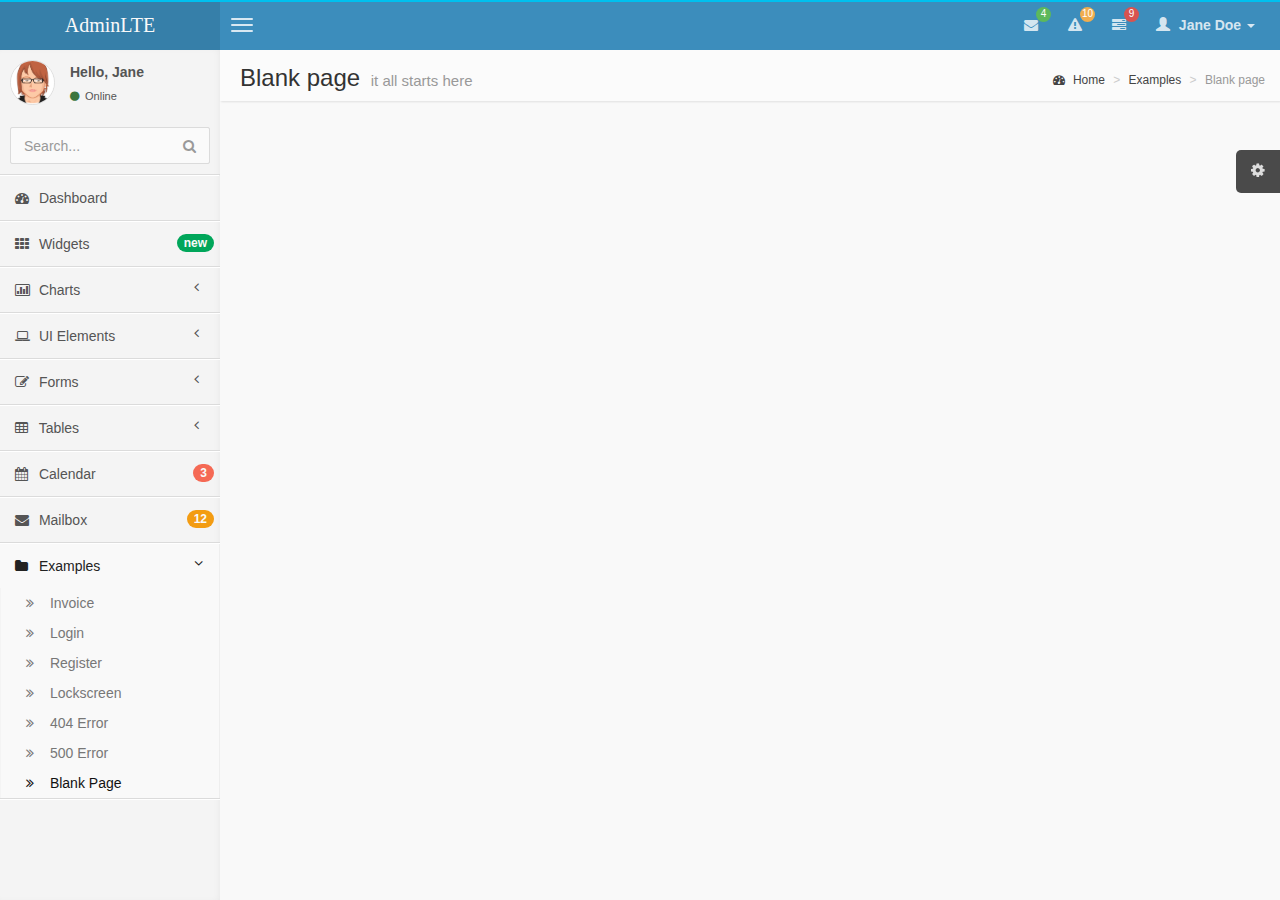
<file: src/main/webapp/pages/examples/blank.html>
<!DOCTYPE html>
<html>
    <head>
        <meta charset="UTF-8">
        <title>AdminLTE | Dashboard</title>
        <meta content='width=device-width, initial-scale=1, maximum-scale=1, user-scalable=no' name='viewport'>
        <!-- bootstrap 3.0.2 -->
        <link href="../../css/bootstrap.min.css" rel="stylesheet" type="text/css" />
        <!-- font Awesome -->
        <link href="../../css/font-awesome.min.css" rel="stylesheet" type="text/css" />
        <!-- Ionicons -->
        <link href="../../css/ionicons.min.css" rel="stylesheet" type="text/css" />
        <!-- Theme style -->
        <link href="../../css/AdminLTE.css" rel="stylesheet" type="text/css" />

        <!-- HTML5 Shim and Respond.js IE8 support of HTML5 elements and media queries -->
        <!-- WARNING: Respond.js doesn't work if you view the page via file:// -->
        <!--[if lt IE 9]>
          <script src="https://oss.maxcdn.com/libs/html5shiv/3.7.0/html5shiv.js"></script>
          <script src="https://oss.maxcdn.com/libs/respond.js/1.3.0/respond.min.js"></script>
        <![endif]-->
    </head>
    <body class="skin-blue">
        <!-- header logo: style can be found in header.less -->
        <header class="header">
            <a href="../../index.html" class="logo">
                <!-- Add the class icon to your logo image or logo icon to add the margining -->
                AdminLTE
            </a>
            <!-- Header Navbar: style can be found in header.less -->
            <nav class="navbar navbar-static-top" role="navigation">
                <!-- Sidebar toggle button-->
                <a href="#" class="navbar-btn sidebar-toggle" data-toggle="offcanvas" role="button">
                    <span class="sr-only">Toggle navigation</span>
                    <span class="icon-bar"></span>
                    <span class="icon-bar"></span>
                    <span class="icon-bar"></span>
                </a>
                <div class="navbar-right">
                    <ul class="nav navbar-nav">
                        <!-- Messages: style can be found in dropdown.less-->
                        <li class="dropdown messages-menu">
                            <a href="#" class="dropdown-toggle" data-toggle="dropdown">
                                <i class="fa fa-envelope"></i>
                                <span class="label label-success">4</span>
                            </a>
                            <ul class="dropdown-menu">
                                <li class="header">You have 4 messages</li>
                                <li>
                                    <!-- inner menu: contains the actual data -->
                                    <ul class="menu">
                                        <li><!-- start message -->
                                            <a href="#">
                                                <div class="pull-left">
                                                    <img src="../../img/avatar3.png" class="img-circle" alt="User Image"/>
                                                </div>
                                                <h4>
                                                    Support Team
                                                    <small><i class="fa fa-clock-o"></i> 5 mins</small>
                                                </h4>
                                                <p>Why not buy a new awesome theme?</p>
                                            </a>
                                        </li><!-- end message -->
                                        <li>
                                            <a href="#">
                                                <div class="pull-left">
                                                    <img src="../../img/avatar2.png" class="img-circle" alt="user image"/>
                                                </div>
                                                <h4>
                                                    AdminLTE Design Team
                                                    <small><i class="fa fa-clock-o"></i> 2 hours</small>
                                                </h4>
                                                <p>Why not buy a new awesome theme?</p>
                                            </a>
                                        </li>
                                        <li>
                                            <a href="#">
                                                <div class="pull-left">
                                                    <img src="../../img/avatar.png" class="img-circle" alt="user image"/>
                                                </div>
                                                <h4>
                                                    Developers
                                                    <small><i class="fa fa-clock-o"></i> Today</small>
                                                </h4>
                                                <p>Why not buy a new awesome theme?</p>
                                            </a>
                                        </li>
                                        <li>
                                            <a href="#">
                                                <div class="pull-left">
                                                    <img src="../../img/avatar2.png" class="img-circle" alt="user image"/>
                                                </div>
                                                <h4>
                                                    Sales Department
                                                    <small><i class="fa fa-clock-o"></i> Yesterday</small>
                                                </h4>
                                                <p>Why not buy a new awesome theme?</p>
                                            </a>
                                        </li>
                                        <li>
                                            <a href="#">
                                                <div class="pull-left">
                                                    <img src="../../img/avatar.png" class="img-circle" alt="user image"/>
                                                </div>
                                                <h4>
                                                    Reviewers
                                                    <small><i class="fa fa-clock-o"></i> 2 days</small>
                                                </h4>
                                                <p>Why not buy a new awesome theme?</p>
                                            </a>
                                        </li>
                                    </ul>
                                </li>
                                <li class="footer"><a href="#">See All Messages</a></li>
                            </ul>
                        </li>
                        <!-- Notifications: style can be found in dropdown.less -->
                        <li class="dropdown notifications-menu">
                            <a href="#" class="dropdown-toggle" data-toggle="dropdown">
                                <i class="fa fa-warning"></i>
                                <span class="label label-warning">10</span>
                            </a>
                            <ul class="dropdown-menu">
                                <li class="header">You have 10 notifications</li>
                                <li>
                                    <!-- inner menu: contains the actual data -->
                                    <ul class="menu">
                                        <li>
                                            <a href="#">
                                                <i class="ion ion-ios7-people info"></i> 5 new members joined today
                                            </a>
                                        </li>
                                        <li>
                                            <a href="#">
                                                <i class="fa fa-warning danger"></i> Very long description here that may not fit into the page and may cause design problems
                                            </a>
                                        </li>
                                        <li>
                                            <a href="#">
                                                <i class="fa fa-users warning"></i> 5 new members joined
                                            </a>
                                        </li>

                                        <li>
                                            <a href="#">
                                                <i class="ion ion-ios7-cart success"></i> 25 sales made
                                            </a>
                                        </li>
                                        <li>
                                            <a href="#">
                                                <i class="ion ion-ios7-person danger"></i> You changed your username
                                            </a>
                                        </li>
                                    </ul>
                                </li>
                                <li class="footer"><a href="#">View all</a></li>
                            </ul>
                        </li>
                        <!-- Tasks: style can be found in dropdown.less -->
                        <li class="dropdown tasks-menu">
                            <a href="#" class="dropdown-toggle" data-toggle="dropdown">
                                <i class="fa fa-tasks"></i>
                                <span class="label label-danger">9</span>
                            </a>
                            <ul class="dropdown-menu">
                                <li class="header">You have 9 tasks</li>
                                <li>
                                    <!-- inner menu: contains the actual data -->
                                    <ul class="menu">
                                        <li><!-- Task item -->
                                            <a href="#">
                                                <h3>
                                                    Design some buttons
                                                    <small class="pull-right">20%</small>
                                                </h3>
                                                <div class="progress xs">
                                                    <div class="progress-bar progress-bar-aqua" style="width: 20%" role="progressbar" aria-valuenow="20" aria-valuemin="0" aria-valuemax="100">
                                                        <span class="sr-only">20% Complete</span>
                                                    </div>
                                                </div>
                                            </a>
                                        </li><!-- end task item -->
                                        <li><!-- Task item -->
                                            <a href="#">
                                                <h3>
                                                    Create a nice theme
                                                    <small class="pull-right">40%</small>
                                                </h3>
                                                <div class="progress xs">
                                                    <div class="progress-bar progress-bar-green" style="width: 40%" role="progressbar" aria-valuenow="20" aria-valuemin="0" aria-valuemax="100">
                                                        <span class="sr-only">40% Complete</span>
                                                    </div>
                                                </div>
                                            </a>
                                        </li><!-- end task item -->
                                        <li><!-- Task item -->
                                            <a href="#">
                                                <h3>
                                                    Some task I need to do
                                                    <small class="pull-right">60%</small>
                                                </h3>
                                                <div class="progress xs">
                                                    <div class="progress-bar progress-bar-red" style="width: 60%" role="progressbar" aria-valuenow="20" aria-valuemin="0" aria-valuemax="100">
                                                        <span class="sr-only">60% Complete</span>
                                                    </div>
                                                </div>
                                            </a>
                                        </li><!-- end task item -->
                                        <li><!-- Task item -->
                                            <a href="#">
                                                <h3>
                                                    Make beautiful transitions
                                                    <small class="pull-right">80%</small>
                                                </h3>
                                                <div class="progress xs">
                                                    <div class="progress-bar progress-bar-yellow" style="width: 80%" role="progressbar" aria-valuenow="20" aria-valuemin="0" aria-valuemax="100">
                                                        <span class="sr-only">80% Complete</span>
                                                    </div>
                                                </div>
                                            </a>
                                        </li><!-- end task item -->
                                    </ul>
                                </li>
                                <li class="footer">
                                    <a href="#">View all tasks</a>
                                </li>
                            </ul>
                        </li>
                        <!-- User Account: style can be found in dropdown.less -->
                        <li class="dropdown user user-menu">
                            <a href="#" class="dropdown-toggle" data-toggle="dropdown">
                                <i class="glyphicon glyphicon-user"></i>
                                <span>Jane Doe <i class="caret"></i></span>
                            </a>
                            <ul class="dropdown-menu">
                                <!-- User image -->
                                <li class="user-header bg-light-blue">
                                    <img src="../../img/avatar3.png" class="img-circle" alt="User Image" />
                                    <p>
                                        Jane Doe - Web Developer
                                        <small>Member since Nov. 2012</small>
                                    </p>
                                </li>
                                <!-- Menu Body -->
                                <li class="user-body">
                                    <div class="col-xs-4 text-center">
                                        <a href="#">Followers</a>
                                    </div>
                                    <div class="col-xs-4 text-center">
                                        <a href="#">Sales</a>
                                    </div>
                                    <div class="col-xs-4 text-center">
                                        <a href="#">Friends</a>
                                    </div>
                                </li>
                                <!-- Menu Footer-->
                                <li class="user-footer">
                                    <div class="pull-left">
                                        <a href="#" class="btn btn-default btn-flat">Profile</a>
                                    </div>
                                    <div class="pull-right">
                                        <a href="#" class="btn btn-default btn-flat">Sign out</a>
                                    </div>
                                </li>
                            </ul>
                        </li>
                    </ul>
                </div>
            </nav>
        </header>
        <div class="wrapper row-offcanvas row-offcanvas-left">
            <!-- Left side column. contains the logo and sidebar -->
            <aside class="left-side sidebar-offcanvas">
                <!-- sidebar: style can be found in sidebar.less -->
                <section class="sidebar">
                    <!-- Sidebar user panel -->
                    <div class="user-panel">
                        <div class="pull-left image">
                            <img src="../../img/avatar3.png" class="img-circle" alt="User Image" />
                        </div>
                        <div class="pull-left info">
                            <p>Hello, Jane</p>

                            <a href="#"><i class="fa fa-circle text-success"></i> Online</a>
                        </div>
                    </div>
                    <!-- search form -->
                    <form action="#" method="get" class="sidebar-form">
                        <div class="input-group">
                            <input type="text" name="q" class="form-control" placeholder="Search..."/>
                            <span class="input-group-btn">
                                <button type='submit' name='seach' id='search-btn' class="btn btn-flat"><i class="fa fa-search"></i></button>
                            </span>
                        </div>
                    </form>
                    <!-- /.search form -->
                    <!-- sidebar menu: : style can be found in sidebar.less -->
                    <ul class="sidebar-menu">
                        <li>
                            <a href="../../index.html">
                                <i class="fa fa-dashboard"></i> <span>Dashboard</span>
                            </a>
                        </li>
                        <li>
                            <a href="../widgets.html">
                                <i class="fa fa-th"></i> <span>Widgets</span> <small class="badge pull-right bg-green">new</small>
                            </a>
                        </li>
                        <li class="treeview">
                            <a href="#">
                                <i class="fa fa-bar-chart-o"></i>
                                <span>Charts</span>
                                <i class="fa fa-angle-left pull-right"></i>
                            </a>
                            <ul class="treeview-menu">
                                <li><a href="../charts/morris.html"><i class="fa fa-angle-double-right"></i> Morris</a></li>
                                <li><a href="../charts/flot.html"><i class="fa fa-angle-double-right"></i> Flot</a></li>
                                <li><a href="../charts/inline.html"><i class="fa fa-angle-double-right"></i> Inline charts</a></li>
                            </ul>
                        </li>
                        <li class="treeview">
                            <a href="#">
                                <i class="fa fa-laptop"></i>
                                <span>UI Elements</span>
                                <i class="fa fa-angle-left pull-right"></i>
                            </a>
                            <ul class="treeview-menu">
                                <li><a href="../UI/general.html"><i class="fa fa-angle-double-right"></i> General</a></li>
                                <li><a href="../UI/icons.html"><i class="fa fa-angle-double-right"></i> Icons</a></li>
                                <li><a href="../UI/buttons.html"><i class="fa fa-angle-double-right"></i> Buttons</a></li>
                                <li><a href="../UI/sliders.html"><i class="fa fa-angle-double-right"></i> Sliders</a></li>
                                <li><a href="../UI/timeline.html"><i class="fa fa-angle-double-right"></i> Timeline</a></li>
                            </ul>
                        </li>
                        <li class="treeview">
                            <a href="#">
                                <i class="fa fa-edit"></i> <span>Forms</span>
                                <i class="fa fa-angle-left pull-right"></i>
                            </a>
                            <ul class="treeview-menu">
                                <li><a href="../forms/general.html"><i class="fa fa-angle-double-right"></i> General Elements</a></li>
                                <li><a href="../forms/advanced.html"><i class="fa fa-angle-double-right"></i> Advanced Elements</a></li>
                                <li><a href="../forms/editors.html"><i class="fa fa-angle-double-right"></i> Editors</a></li>
                            </ul>
                        </li>
                        <li class="treeview">
                            <a href="#">
                                <i class="fa fa-table"></i> <span>Tables</span>
                                <i class="fa fa-angle-left pull-right"></i>
                            </a>
                            <ul class="treeview-menu">
                                <li><a href="../tables/simple.html"><i class="fa fa-angle-double-right"></i> Simple tables</a></li>
                                <li><a href="../tables/data.html"><i class="fa fa-angle-double-right"></i> Data tables</a></li>
                            </ul>
                        </li>
                        <li>
                            <a href="../calendar.html">
                                <i class="fa fa-calendar"></i> <span>Calendar</span>
                                <small class="badge pull-right bg-red">3</small>
                            </a>
                        </li>
                        <li>
                            <a href="../mailbox.html">
                                <i class="fa fa-envelope"></i> <span>Mailbox</span>
                                <small class="badge pull-right bg-yellow">12</small>
                            </a>
                        </li>
                        <li class="treeview active">
                            <a href="#">
                                <i class="fa fa-folder"></i> <span>Examples</span>
                                <i class="fa fa-angle-left pull-right"></i>
                            </a>
                            <ul class="treeview-menu">
                                <li><a href="invoice.html"><i class="fa fa-angle-double-right"></i> Invoice</a></li>
                                <li><a href="login.html"><i class="fa fa-angle-double-right"></i> Login</a></li>
                                <li><a href="register.html"><i class="fa fa-angle-double-right"></i> Register</a></li>
                                <li><a href="lockscreen.html"><i class="fa fa-angle-double-right"></i> Lockscreen</a></li>
                                <li><a href="404.html"><i class="fa fa-angle-double-right"></i> 404 Error</a></li>
                                <li><a href="500.html"><i class="fa fa-angle-double-right"></i> 500 Error</a></li>
                                <li class="active"><a href="blank.html"><i class="fa fa-angle-double-right"></i> Blank Page</a></li>
                            </ul>
                        </li>
                    </ul>
                </section>
                <!-- /.sidebar -->
            </aside>

            <!-- Right side column. Contains the navbar and content of the page -->
            <aside class="right-side">
                <!-- Content Header (Page header) -->
                <section class="content-header">
                    <h1>
                        Blank page
                        <small>it all starts here</small>
                    </h1>
                    <ol class="breadcrumb">
                        <li><a href="#"><i class="fa fa-dashboard"></i> Home</a></li>
                        <li><a href="#">Examples</a></li>
                        <li class="active">Blank page</li>
                    </ol>
                </section>

                <!-- Main content -->
                <section class="content">


                </section><!-- /.content -->
            </aside><!-- /.right-side -->
        </div><!-- ./wrapper -->


        <!-- jQuery 2.0.2 -->
        <script src="http://ajax.googleapis.com/ajax/libs/jquery/2.0.2/jquery.min.js"></script>
        <!-- Bootstrap -->
        <script src="../../js/bootstrap.min.js" type="text/javascript"></script>
        <!-- AdminLTE App -->
        <script src="../../js/AdminLTE/app.js" type="text/javascript"></script>
        <!-- AdminLTE for demo purposes -->
        <script src="../../js/AdminLTE/demo.js" type="text/javascript"></script>
    </body>
</html>
</file>
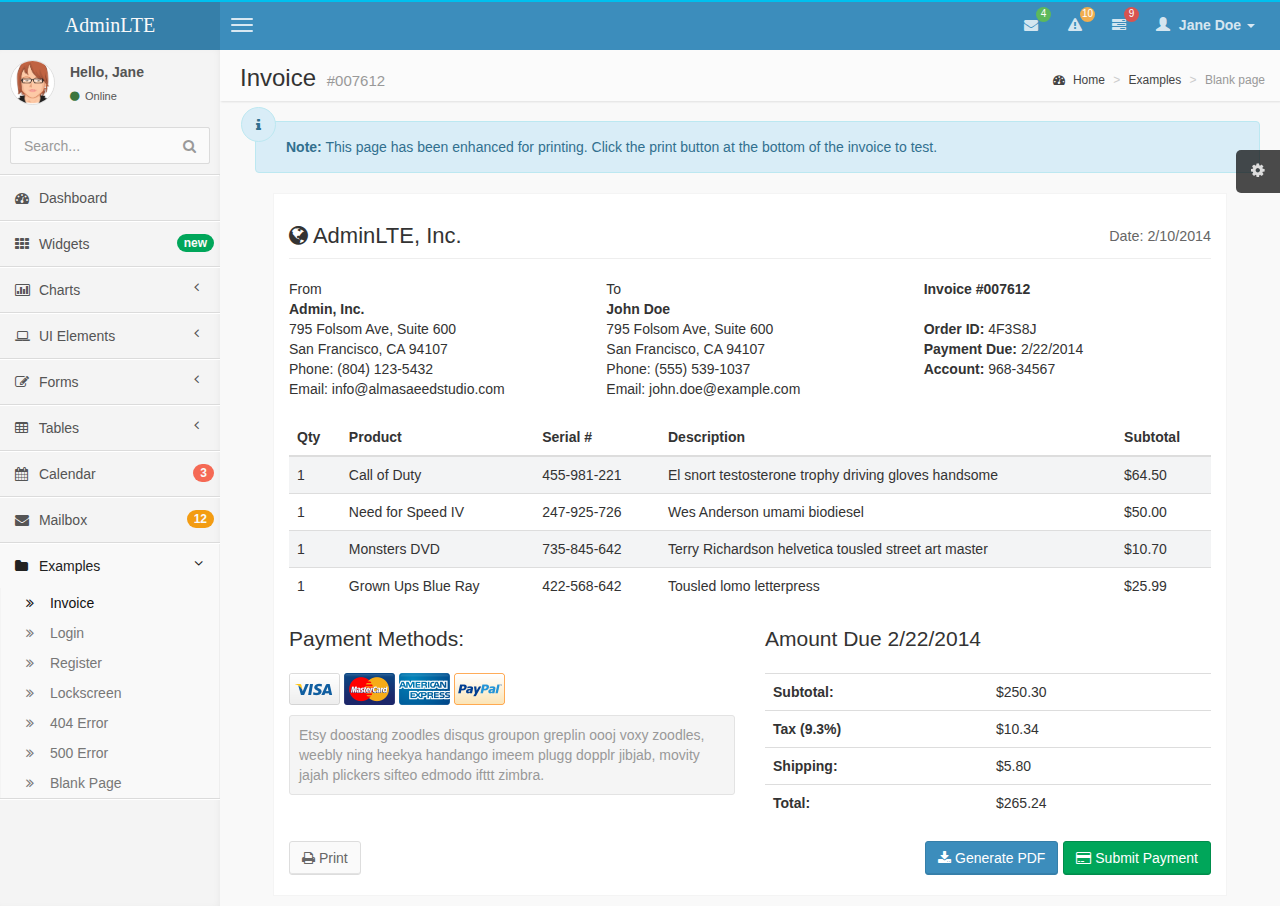
<file: src/main/webapp/pages/examples/invoice.html>
<!DOCTYPE html>
<html>
    <head>
        <meta charset="UTF-8">
        <title>AdminLTE | Invoice</title>
        <meta content='width=device-width, initial-scale=1, maximum-scale=1, user-scalable=no' name='viewport'>
        <!-- bootstrap 3.0.2 -->
        <link href="../../css/bootstrap.min.css" rel="stylesheet" type="text/css" />
        <!-- font Awesome -->
        <link href="../../css/font-awesome.min.css" rel="stylesheet" type="text/css" />
        <!-- Ionicons -->
        <link href="../../css/ionicons.min.css" rel="stylesheet" type="text/css" />
        <!-- Theme style -->
        <link href="../../css/AdminLTE.css" rel="stylesheet" type="text/css" />

        <!-- HTML5 Shim and Respond.js IE8 support of HTML5 elements and media queries -->
        <!-- WARNING: Respond.js doesn't work if you view the page via file:// -->
        <!--[if lt IE 9]>
          <script src="https://oss.maxcdn.com/libs/html5shiv/3.7.0/html5shiv.js"></script>
          <script src="https://oss.maxcdn.com/libs/respond.js/1.3.0/respond.min.js"></script>
        <![endif]-->
    </head>
    <body class="skin-blue">
        <!-- header logo: style can be found in header.less -->
        <header class="header">
            <a href="index.html" class="logo">
                <!-- Add the class .icon to your logo image or logo icon to add some margining -->
                AdminLTE
            </a>
            <!-- Header Navbar: style can be found in header.less -->
            <nav class="navbar navbar-static-top" role="navigation">
                <!-- Sidebar toggle button-->
                <a href="#" class="navbar-btn sidebar-toggle" data-toggle="offcanvas" role="button">
                    <span class="sr-only">Toggle navigation</span>
                    <span class="icon-bar"></span>
                    <span class="icon-bar"></span>
                    <span class="icon-bar"></span>
                </a>
                <div class="navbar-right">
                    <ul class="nav navbar-nav">
                        <!-- Messages: style can be found in dropdown.less-->
                        <li class="dropdown messages-menu">
                            <a href="#" class="dropdown-toggle" data-toggle="dropdown">
                                <i class="fa fa-envelope"></i>
                                <span class="label label-success">4</span>
                            </a>
                            <ul class="dropdown-menu">
                                <li class="header">You have 4 messages</li>
                                <li>
                                    <!-- inner menu: contains the actual data -->
                                    <ul class="menu">
                                        <li><!-- start message -->
                                            <a href="#">
                                                <div class="pull-left">
                                                    <img src="../../img/avatar3.png" class="img-circle" alt="User Image"/>
                                                </div>
                                                <h4>
                                                    Support Team
                                                    <small><i class="fa fa-clock-o"></i> 5 mins</small>
                                                </h4>
                                                <p>Why not buy a new awesome theme?</p>
                                            </a>
                                        </li><!-- end message -->
                                        <li>
                                            <a href="#">
                                                <div class="pull-left">
                                                    <img src="../../img/avatar2.png" class="img-circle" alt="user image"/>
                                                </div>
                                                <h4>
                                                    AdminLTE Design Team
                                                    <small><i class="fa fa-clock-o"></i> 2 hours</small>
                                                </h4>
                                                <p>Why not buy a new awesome theme?</p>
                                            </a>
                                        </li>
                                        <li>
                                            <a href="#">
                                                <div class="pull-left">
                                                    <img src="../../img/avatar.png" class="img-circle" alt="user image"/>
                                                </div>
                                                <h4>
                                                    Developers
                                                    <small><i class="fa fa-clock-o"></i> Today</small>
                                                </h4>
                                                <p>Why not buy a new awesome theme?</p>
                                            </a>
                                        </li>
                                        <li>
                                            <a href="#">
                                                <div class="pull-left">
                                                    <img src="../../img/avatar2.png" class="img-circle" alt="user image"/>
                                                </div>
                                                <h4>
                                                    Sales Department
                                                    <small><i class="fa fa-clock-o"></i> Yesterday</small>
                                                </h4>
                                                <p>Why not buy a new awesome theme?</p>
                                            </a>
                                        </li>
                                        <li>
                                            <a href="#">
                                                <div class="pull-left">
                                                    <img src="../../img/avatar.png" class="img-circle" alt="user image"/>
                                                </div>
                                                <h4>
                                                    Reviewers
                                                    <small><i class="fa fa-clock-o"></i> 2 days</small>
                                                </h4>
                                                <p>Why not buy a new awesome theme?</p>
                                            </a>
                                        </li>
                                    </ul>
                                </li>
                                <li class="footer"><a href="#">See All Messages</a></li>
                            </ul>
                        </li>
                        <!-- Notifications: style can be found in dropdown.less -->
                        <li class="dropdown notifications-menu">
                            <a href="#" class="dropdown-toggle" data-toggle="dropdown">
                                <i class="fa fa-warning"></i>
                                <span class="label label-warning">10</span>
                            </a>
                            <ul class="dropdown-menu">
                                <li class="header">You have 10 notifications</li>
                                <li>
                                    <!-- inner menu: contains the actual data -->
                                    <ul class="menu">
                                        <li>
                                            <a href="#">
                                                <i class="ion ion-ios7-people info"></i> 5 new members joined today
                                            </a>
                                        </li>
                                        <li>
                                            <a href="#">
                                                <i class="fa fa-warning danger"></i> Very long description here that may not fit into the page and may cause design problems
                                            </a>
                                        </li>
                                        <li>
                                            <a href="#">
                                                <i class="fa fa-users warning"></i> 5 new members joined
                                            </a>
                                        </li>

                                        <li>
                                            <a href="#">
                                                <i class="ion ion-ios7-cart success"></i> 25 sales made
                                            </a>
                                        </li>
                                        <li>
                                            <a href="#">
                                                <i class="ion ion-ios7-person danger"></i> You changed your username
                                            </a>
                                        </li>
                                    </ul>
                                </li>
                                <li class="footer"><a href="#">View all</a></li>
                            </ul>
                        </li>
                        <!-- Tasks: style can be found in dropdown.less -->
                        <li class="dropdown tasks-menu">
                            <a href="#" class="dropdown-toggle" data-toggle="dropdown">
                                <i class="fa fa-tasks"></i>
                                <span class="label label-danger">9</span>
                            </a>
                            <ul class="dropdown-menu">
                                <li class="header">You have 9 tasks</li>
                                <li>
                                    <!-- inner menu: contains the actual data -->
                                    <ul class="menu">
                                        <li><!-- Task item -->
                                            <a href="#">
                                                <h3>
                                                    Design some buttons
                                                    <small class="pull-right">20%</small>
                                                </h3>
                                                <div class="progress xs">
                                                    <div class="progress-bar progress-bar-aqua" style="width: 20%" role="progressbar" aria-valuenow="20" aria-valuemin="0" aria-valuemax="100">
                                                        <span class="sr-only">20% Complete</span>
                                                    </div>
                                                </div>
                                            </a>
                                        </li><!-- end task item -->
                                        <li><!-- Task item -->
                                            <a href="#">
                                                <h3>
                                                    Create a nice theme
                                                    <small class="pull-right">40%</small>
                                                </h3>
                                                <div class="progress xs">
                                                    <div class="progress-bar progress-bar-green" style="width: 40%" role="progressbar" aria-valuenow="20" aria-valuemin="0" aria-valuemax="100">
                                                        <span class="sr-only">40% Complete</span>
                                                    </div>
                                                </div>
                                            </a>
                                        </li><!-- end task item -->
                                        <li><!-- Task item -->
                                            <a href="#">
                                                <h3>
                                                    Some task I need to do
                                                    <small class="pull-right">60%</small>
                                                </h3>
                                                <div class="progress xs">
                                                    <div class="progress-bar progress-bar-red" style="width: 60%" role="progressbar" aria-valuenow="20" aria-valuemin="0" aria-valuemax="100">
                                                        <span class="sr-only">60% Complete</span>
                                                    </div>
                                                </div>
                                            </a>
                                        </li><!-- end task item -->
                                        <li><!-- Task item -->
                                            <a href="#">
                                                <h3>
                                                    Make beautiful transitions
                                                    <small class="pull-right">80%</small>
                                                </h3>
                                                <div class="progress xs">
                                                    <div class="progress-bar progress-bar-yellow" style="width: 80%" role="progressbar" aria-valuenow="20" aria-valuemin="0" aria-valuemax="100">
                                                        <span class="sr-only">80% Complete</span>
                                                    </div>
                                                </div>
                                            </a>
                                        </li><!-- end task item -->
                                    </ul>
                                </li>
                                <li class="footer">
                                    <a href="#">View all tasks</a>
                                </li>
                            </ul>
                        </li>
                        <!-- User Account: style can be found in dropdown.less -->
                        <li class="dropdown user user-menu">
                            <a href="#" class="dropdown-toggle" data-toggle="dropdown">
                                <i class="glyphicon glyphicon-user"></i>
                                <span>Jane Doe <i class="caret"></i></span>
                            </a>
                            <ul class="dropdown-menu">
                                <!-- User image -->
                                <li class="user-header bg-light-blue">
                                    <img src="../../img/avatar3.png" class="img-circle" alt="User Image" />
                                    <p>
                                        Jane Doe - Web Developer
                                        <small>Member since Nov. 2012</small>
                                    </p>
                                </li>
                                <!-- Menu Body -->
                                <li class="user-body">
                                    <div class="col-xs-4 text-center">
                                        <a href="#">Followers</a>
                                    </div>
                                    <div class="col-xs-4 text-center">
                                        <a href="#">Sales</a>
                                    </div>
                                    <div class="col-xs-4 text-center">
                                        <a href="#">Friends</a>
                                    </div>
                                </li>
                                <!-- Menu Footer-->
                                <li class="user-footer">
                                    <div class="pull-left">
                                        <a href="#" class="btn btn-default btn-flat">Profile</a>
                                    </div>
                                    <div class="pull-right">
                                        <a href="#" class="btn btn-default btn-flat">Sign out</a>
                                    </div>
                                </li>
                            </ul>
                        </li>
                    </ul>
                </div>
            </nav>
        </header>
        <div class="wrapper row-offcanvas row-offcanvas-left">
            <!-- Left side column. contains the logo and sidebar -->
            <aside class="left-side sidebar-offcanvas">
                <!-- sidebar: style can be found in sidebar.less -->
                <section class="sidebar">
                    <!-- Sidebar user panel -->
                    <div class="user-panel">
                        <div class="pull-left image">
                            <img src="../../img/avatar3.png" class="img-circle" alt="User Image" />
                        </div>
                        <div class="pull-left info">
                            <p>Hello, Jane</p>

                            <a href="#"><i class="fa fa-circle text-success"></i> Online</a>
                        </div>
                    </div>
                    <!-- search form -->
                    <form action="#" method="get" class="sidebar-form">
                        <div class="input-group">
                            <input type="text" name="q" class="form-control" placeholder="Search..."/>
                            <span class="input-group-btn">
                                <button type='submit' name='seach' id='search-btn' class="btn btn-flat"><i class="fa fa-search"></i></button>
                            </span>
                        </div>
                    </form>
                    <!-- /.search form -->
                    <!-- sidebar menu: : style can be found in sidebar.less -->
                    <ul class="sidebar-menu">
                        <li>
                            <a href="../../index.html">
                                <i class="fa fa-dashboard"></i> <span>Dashboard</span>
                            </a>
                        </li>
                        <li>
                            <a href="../widgets.html">
                                <i class="fa fa-th"></i> <span>Widgets</span> <small class="badge pull-right bg-green">new</small>
                            </a>
                        </li>
                        <li class="treeview">
                            <a href="#">
                                <i class="fa fa-bar-chart-o"></i>
                                <span>Charts</span>
                                <i class="fa fa-angle-left pull-right"></i>
                            </a>
                            <ul class="treeview-menu">
                                <li><a href="../charts/morris.html"><i class="fa fa-angle-double-right"></i> Morris</a></li>
                                <li><a href="../charts/flot.html"><i class="fa fa-angle-double-right"></i> Flot</a></li>
                                <li><a href="../charts/inline.html"><i class="fa fa-angle-double-right"></i> Inline charts</a></li>
                            </ul>
                        </li>
                        <li class="treeview">
                            <a href="#">
                                <i class="fa fa-laptop"></i>
                                <span>UI Elements</span>
                                <i class="fa fa-angle-left pull-right"></i>
                            </a>
                            <ul class="treeview-menu">
                                <li><a href="../UI/general.html"><i class="fa fa-angle-double-right"></i> General</a></li>
                                <li><a href="../UI/icons.html"><i class="fa fa-angle-double-right"></i> Icons</a></li>
                                <li><a href="../UI/buttons.html"><i class="fa fa-angle-double-right"></i> Buttons</a></li>
                                <li><a href="../UI/sliders.html"><i class="fa fa-angle-double-right"></i> Sliders</a></li>
                                <li><a href="../UI/timeline.html"><i class="fa fa-angle-double-right"></i> Timeline</a></li>
                            </ul>
                        </li>
                        <li class="treeview">
                            <a href="#">
                                <i class="fa fa-edit"></i> <span>Forms</span>
                                <i class="fa fa-angle-left pull-right"></i>
                            </a>
                            <ul class="treeview-menu">
                                <li><a href="../forms/general.html"><i class="fa fa-angle-double-right"></i> General Elements</a></li>
                                <li><a href="../forms/advanced.html"><i class="fa fa-angle-double-right"></i> Advanced Elements</a></li>
                                <li><a href="../forms/editors.html"><i class="fa fa-angle-double-right"></i> Editors</a></li>
                            </ul>
                        </li>
                        <li class="treeview">
                            <a href="#">
                                <i class="fa fa-table"></i> <span>Tables</span>
                                <i class="fa fa-angle-left pull-right"></i>
                            </a>
                            <ul class="treeview-menu">
                                <li><a href="../tables/simple.html"><i class="fa fa-angle-double-right"></i> Simple tables</a></li>
                                <li><a href="../tables/data.html"><i class="fa fa-angle-double-right"></i> Data tables</a></li>
                            </ul>
                        </li>
                        <li>
                            <a href="../calendar.html">
                                <i class="fa fa-calendar"></i> <span>Calendar</span>
                                <small class="badge pull-right bg-red">3</small>
                            </a>
                        </li>
                        <li>
                            <a href="../mailbox.html">
                                <i class="fa fa-envelope"></i> <span>Mailbox</span>
                                <small class="badge pull-right bg-yellow">12</small>
                            </a>
                        </li>
                        <li class="treeview active">
                            <a href="#">
                                <i class="fa fa-folder"></i> <span>Examples</span>
                                <i class="fa fa-angle-left pull-right"></i>
                            </a>
                            <ul class="treeview-menu">
                                <li class="active"><a href="invoice.html"><i class="fa fa-angle-double-right"></i> Invoice</a></li>
                                <li><a href="login.html"><i class="fa fa-angle-double-right"></i> Login</a></li>
                                <li><a href="register.html"><i class="fa fa-angle-double-right"></i> Register</a></li>
                                <li><a href="lockscreen.html"><i class="fa fa-angle-double-right"></i> Lockscreen</a></li>
                                <li><a href="404.html"><i class="fa fa-angle-double-right"></i> 404 Error</a></li>
                                <li><a href="500.html"><i class="fa fa-angle-double-right"></i> 500 Error</a></li>
                                <li><a href="blank.html"><i class="fa fa-angle-double-right"></i> Blank Page</a></li>
                            </ul>
                        </li>
                    </ul>
                </section>
                <!-- /.sidebar -->
            </aside>

            <!-- Right side column. Contains the navbar and content of the page -->
            <aside class="right-side">
                <!-- Content Header (Page header) -->
                <section class="content-header">
                    <h1>
                        Invoice
                        <small>#007612</small>
                    </h1>
                    <ol class="breadcrumb">
                        <li><a href="#"><i class="fa fa-dashboard"></i> Home</a></li>
                        <li><a href="#">Examples</a></li>
                        <li class="active">Blank page</li>
                    </ol>
                </section>

                <div class="pad margin no-print">
                    <div class="alert alert-info" style="margin-bottom: 0!important;">
                        <i class="fa fa-info"></i>
                        <b>Note:</b> This page has been enhanced for printing. Click the print button at the bottom of the invoice to test.
                    </div>
                </div>

                <!-- Main content -->
                <section class="content invoice">
                    <!-- title row -->
                    <div class="row">
                        <div class="col-xs-12">
                            <h2 class="page-header">
                                <i class="fa fa-globe"></i> AdminLTE, Inc.
                                <small class="pull-right">Date: 2/10/2014</small>
                            </h2>
                        </div><!-- /.col -->
                    </div>
                    <!-- info row -->
                    <div class="row invoice-info">
                        <div class="col-sm-4 invoice-col">
                            From
                            <address>
                                <strong>Admin, Inc.</strong><br>
                                795 Folsom Ave, Suite 600<br>
                                San Francisco, CA 94107<br>
                                Phone: (804) 123-5432<br/>
                                Email: info@almasaeedstudio.com
                            </address>
                        </div><!-- /.col -->
                        <div class="col-sm-4 invoice-col">
                            To
                            <address>
                                <strong>John Doe</strong><br>
                                795 Folsom Ave, Suite 600<br>
                                San Francisco, CA 94107<br>
                                Phone: (555) 539-1037<br/>
                                Email: john.doe@example.com
                            </address>
                        </div><!-- /.col -->
                        <div class="col-sm-4 invoice-col">
                            <b>Invoice #007612</b><br/>
                            <br/>
                            <b>Order ID:</b> 4F3S8J<br/>
                            <b>Payment Due:</b> 2/22/2014<br/>
                            <b>Account:</b> 968-34567
                        </div><!-- /.col -->
                    </div><!-- /.row -->

                    <!-- Table row -->
                    <div class="row">
                        <div class="col-xs-12 table-responsive">
                            <table class="table table-striped">
                                <thead>
                                    <tr>
                                        <th>Qty</th>
                                        <th>Product</th>
                                        <th>Serial #</th>
                                        <th>Description</th>
                                        <th>Subtotal</th>
                                    </tr>
                                </thead>
                                <tbody>
                                    <tr>
                                        <td>1</td>
                                        <td>Call of Duty</td>
                                        <td>455-981-221</td>
                                        <td>El snort testosterone trophy driving gloves handsome</td>
                                        <td>$64.50</td>
                                    </tr>
                                    <tr>
                                        <td>1</td>
                                        <td>Need for Speed IV</td>
                                        <td>247-925-726</td>
                                        <td>Wes Anderson umami biodiesel</td>
                                        <td>$50.00</td>
                                    </tr>
                                    <tr>
                                        <td>1</td>
                                        <td>Monsters DVD</td>
                                        <td>735-845-642</td>
                                        <td>Terry Richardson helvetica tousled street art master</td>
                                        <td>$10.70</td>
                                    </tr>
                                    <tr>
                                        <td>1</td>
                                        <td>Grown Ups Blue Ray</td>
                                        <td>422-568-642</td>
                                        <td>Tousled lomo letterpress</td>
                                        <td>$25.99</td>
                                    </tr>
                                </tbody>
                            </table>
                        </div><!-- /.col -->
                    </div><!-- /.row -->

                    <div class="row">
                        <!-- accepted payments column -->
                        <div class="col-xs-6">
                            <p class="lead">Payment Methods:</p>
                            <img src="../../img/credit/visa.png" alt="Visa"/>
                            <img src="../../img/credit/mastercard.png" alt="Mastercard"/>
                            <img src="../../img/credit/american-express.png" alt="American Express"/>
                            <img src="../../img/credit/paypal2.png" alt="Paypal"/>
                            <p class="text-muted well well-sm no-shadow" style="margin-top: 10px;">
                                Etsy doostang zoodles disqus groupon greplin oooj voxy zoodles, weebly ning heekya handango imeem plugg dopplr jibjab, movity jajah plickers sifteo edmodo ifttt zimbra.
                            </p>
                        </div><!-- /.col -->
                        <div class="col-xs-6">
                            <p class="lead">Amount Due 2/22/2014</p>
                            <div class="table-responsive">
                                <table class="table">
                                    <tr>
                                        <th style="width:50%">Subtotal:</th>
                                        <td>$250.30</td>
                                    </tr>
                                    <tr>
                                        <th>Tax (9.3%)</th>
                                        <td>$10.34</td>
                                    </tr>
                                    <tr>
                                        <th>Shipping:</th>
                                        <td>$5.80</td>
                                    </tr>
                                    <tr>
                                        <th>Total:</th>
                                        <td>$265.24</td>
                                    </tr>
                                </table>
                            </div>
                        </div><!-- /.col -->
                    </div><!-- /.row -->

                    <!-- this row will not appear when printing -->
                    <div class="row no-print">
                        <div class="col-xs-12">
                            <button class="btn btn-default" onclick="window.print();"><i class="fa fa-print"></i> Print</button>
                            <button class="btn btn-success pull-right"><i class="fa fa-credit-card"></i> Submit Payment</button>
                            <button class="btn btn-primary pull-right" style="margin-right: 5px;"><i class="fa fa-download"></i> Generate PDF</button>
                        </div>
                    </div>
                </section><!-- /.content -->
            </aside><!-- /.right-side -->
        </div><!-- ./wrapper -->


        <!-- jQuery 2.0.2 -->
        <script src="http://ajax.googleapis.com/ajax/libs/jquery/2.0.2/jquery.min.js"></script>
        <!-- Bootstrap -->
        <script src="../../js/bootstrap.min.js" type="text/javascript"></script>
        <!-- AdminLTE App -->
        <script src="../../js/AdminLTE/app.js" type="text/javascript"></script>
        <!-- AdminLTE for demo purposes -->
        <script src="../../js/AdminLTE/demo.js" type="text/javascript"></script>
    </body>
</html>
</file>
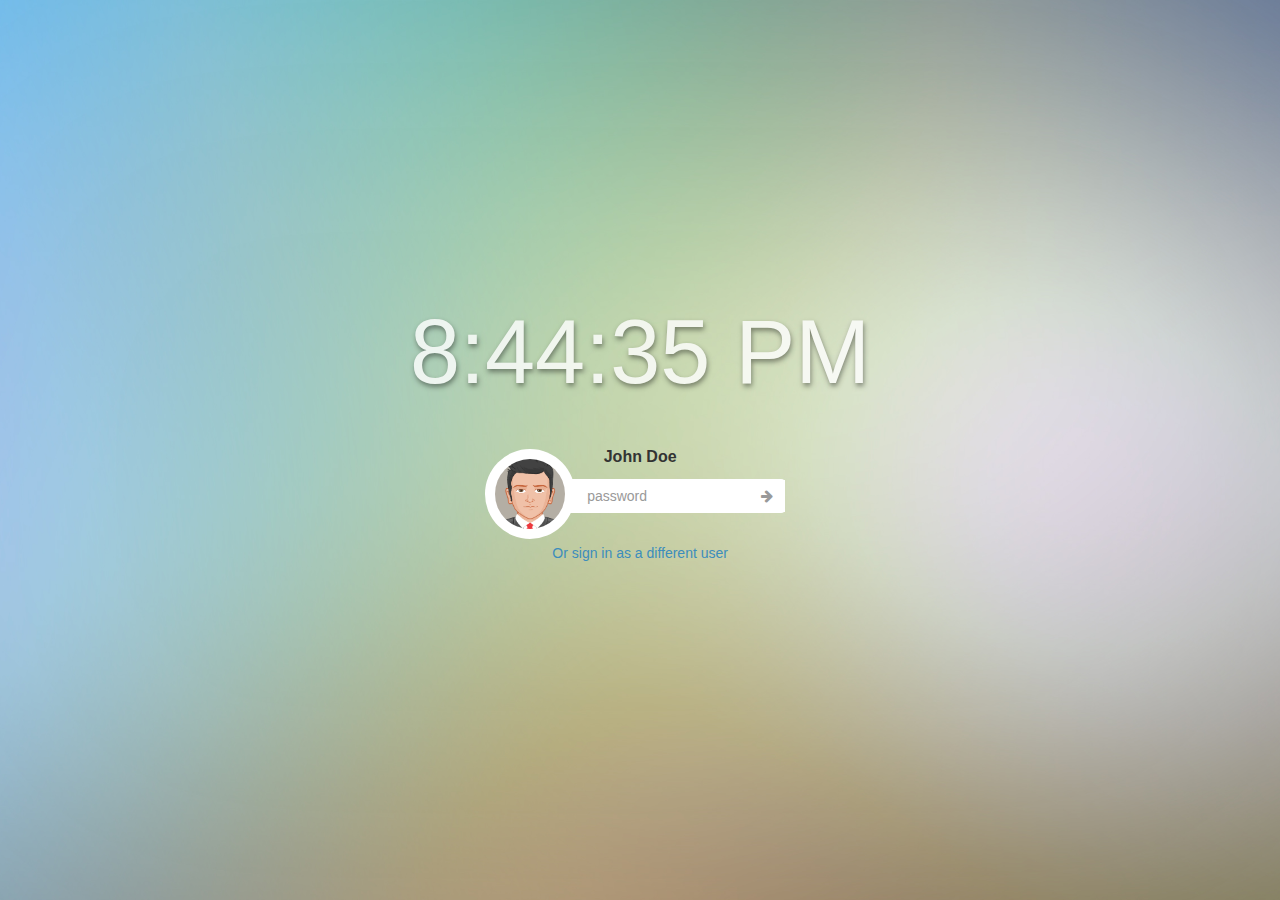
<file: src/main/webapp/pages/examples/lockscreen.html>
<!DOCTYPE html>
<html class="lockscreen">
    <head>
        <meta charset="UTF-8">
        <title>AdminLTE | Lockscreen</title>
        <meta content='width=device-width, initial-scale=1, maximum-scale=1, user-scalable=no' name='viewport'>
        <!-- bootstrap 3.0.2 -->
        <link href="../../css/bootstrap.min.css" rel="stylesheet" type="text/css" />
        <!-- font Awesome -->
        <link href="../../css/font-awesome.min.css" rel="stylesheet" type="text/css" />
        <!-- Theme style -->
        <link href="../../css/AdminLTE.css" rel="stylesheet" type="text/css" />

        <!-- HTML5 Shim and Respond.js IE8 support of HTML5 elements and media queries -->
        <!-- WARNING: Respond.js doesn't work if you view the page via file:// -->
        <!--[if lt IE 9]>
          <script src="https://oss.maxcdn.com/libs/html5shiv/3.7.0/html5shiv.js"></script>
          <script src="https://oss.maxcdn.com/libs/respond.js/1.3.0/respond.min.js"></script>
        <![endif]-->
    </head>
    <body>
        <!-- Automatic element centering using js -->
        <div class="center">            
            <div class="headline text-center" id="time">
                <!-- Time auto generated by js -->
            </div><!-- /.headline -->
            
            <!-- User name -->
            <div class="lockscreen-name">John Doe</div>
            
            <!-- START LOCK SCREEN ITEM -->
            <div class="lockscreen-item">
                <!-- lockscreen image -->
                <div class="lockscreen-image">
                    <img src="../../img/avatar5.png" alt="user image"/>
                </div>
                <!-- /.lockscreen-image -->

                <!-- lockscreen credentials (contains the form) -->
                <div class="lockscreen-credentials">   

                    <div class="input-group">
                        <input type="password" class="form-control" placeholder="password" />
                        <div class="input-group-btn">
                            <button class="btn btn-flat"><i class="fa fa-arrow-right text-muted"></i></button>
                        </div>
                    </div>
                </div><!-- /.lockscreen credentials -->

            </div><!-- /.lockscreen-item -->

            <div class="lockscreen-link">
                <a href="login.html">Or sign in as a different user</a>
            </div>            
        </div><!-- /.center -->

        <!-- jQuery 2.0.2 -->
        <script src="http://ajax.googleapis.com/ajax/libs/jquery/2.0.2/jquery.min.js"></script>
        <!-- Bootstrap -->
        <script src="../../js/bootstrap.min.js" type="text/javascript"></script>

        <!-- page script -->
        <script type="text/javascript">
            $(function() {
                startTime();
                $(".center").center();
                $(window).resize(function() {
                    $(".center").center();
                });
            });

            /*  */
            function startTime()
            {
                var today = new Date();
                var h = today.getHours();
                var m = today.getMinutes();
                var s = today.getSeconds();

                // add a zero in front of numbers<10
                m = checkTime(m);
                s = checkTime(s);

                //Check for PM and AM
                var day_or_night = (h > 11) ? "PM" : "AM";

                //Convert to 12 hours system
                if (h > 12)
                    h -= 12;

                //Add time to the headline and update every 500 milliseconds
                $('#time').html(h + ":" + m + ":" + s + " " + day_or_night);
                setTimeout(function() {
                    startTime()
                }, 500);
            }

            function checkTime(i)
            {
                if (i < 10)
                {
                    i = "0" + i;
                }
                return i;
            }

            /* CENTER ELEMENTS IN THE SCREEN */
            jQuery.fn.center = function() {
                this.css("position", "absolute");
                this.css("top", Math.max(0, (($(window).height() - $(this).outerHeight()) / 2) +
                        $(window).scrollTop()) - 30 + "px");
                this.css("left", Math.max(0, (($(window).width() - $(this).outerWidth()) / 2) +
                        $(window).scrollLeft()) + "px");
                return this;
            }
        </script>
    </body>
</html>
</file>
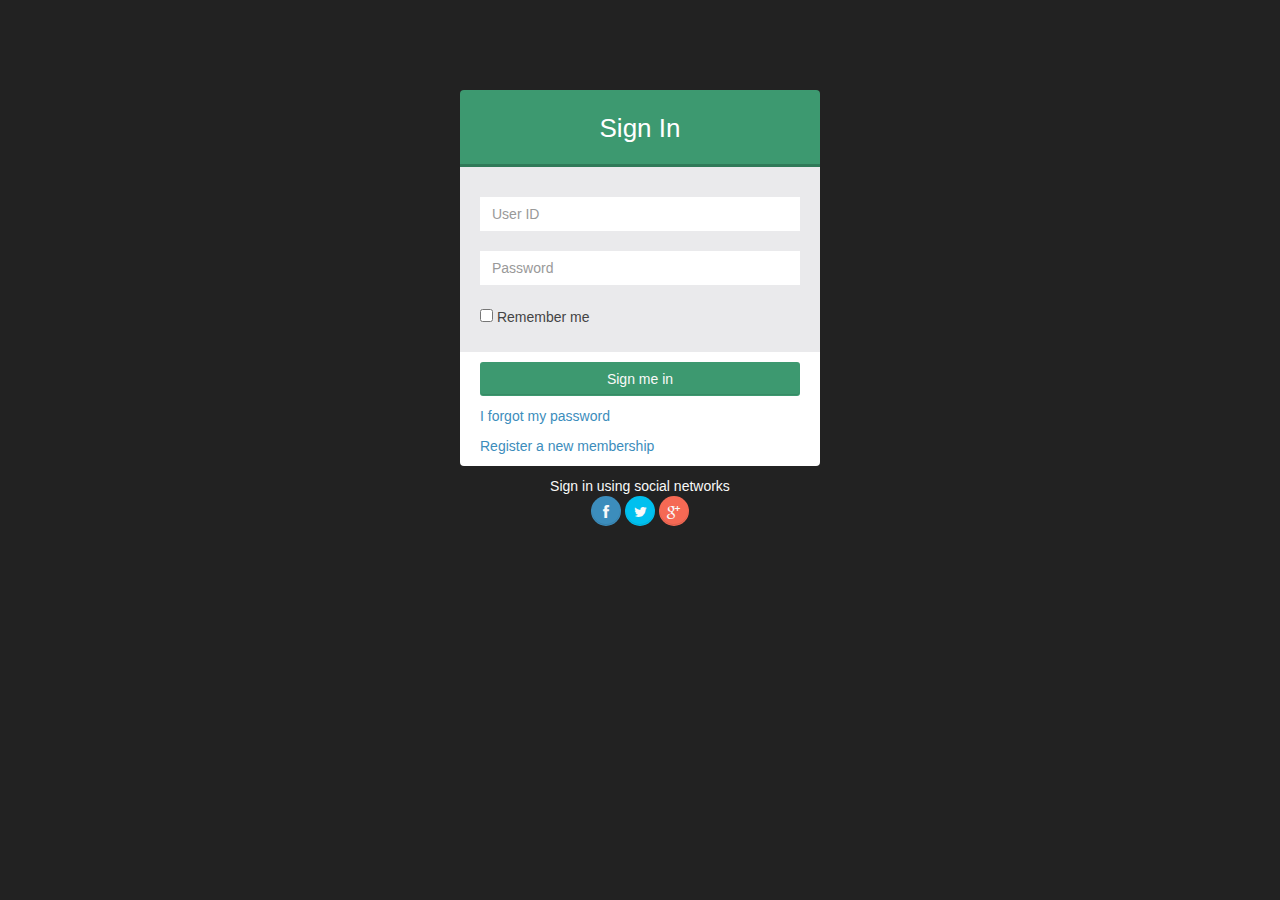
<file: src/main/webapp/pages/examples/login.html>
<!DOCTYPE html>
<html class="bg-black">
    <head>
        <meta charset="UTF-8">
        <title>AdminLTE | Log in</title>
        <meta content='width=device-width, initial-scale=1, maximum-scale=1, user-scalable=no' name='viewport'>
        <!-- bootstrap 3.0.2 -->
        <link href="../../css/bootstrap.min.css" rel="stylesheet" type="text/css" />
        <!-- font Awesome -->
        <link href="../../css/font-awesome.min.css" rel="stylesheet" type="text/css" />
        <!-- Theme style -->
        <link href="../../css/AdminLTE.css" rel="stylesheet" type="text/css" />

        <!-- HTML5 Shim and Respond.js IE8 support of HTML5 elements and media queries -->
        <!-- WARNING: Respond.js doesn't work if you view the page via file:// -->
        <!--[if lt IE 9]>
          <script src="https://oss.maxcdn.com/libs/html5shiv/3.7.0/html5shiv.js"></script>
          <script src="https://oss.maxcdn.com/libs/respond.js/1.3.0/respond.min.js"></script>
        <![endif]-->
    </head>
    <body class="bg-black">

        <div class="form-box" id="login-box">
            <div class="header">Sign In</div>
            <form action="../../index.html" method="post">
                <div class="body bg-gray">
                    <div class="form-group">
                        <input type="text" name="userid" class="form-control" placeholder="User ID"/>
                    </div>
                    <div class="form-group">
                        <input type="password" name="password" class="form-control" placeholder="Password"/>
                    </div>          
                    <div class="form-group">
                        <input type="checkbox" name="remember_me"/> Remember me
                    </div>
                </div>
                <div class="footer">                                                               
                    <button type="submit" class="btn bg-olive btn-block">Sign me in</button>  
                    
                    <p><a href="#">I forgot my password</a></p>
                    
                    <a href="register.html" class="text-center">Register a new membership</a>
                </div>
            </form>

            <div class="margin text-center">
                <span>Sign in using social networks</span>
                <br/>
                <button class="btn bg-light-blue btn-circle"><i class="fa fa-facebook"></i></button>
                <button class="btn bg-aqua btn-circle"><i class="fa fa-twitter"></i></button>
                <button class="btn bg-red btn-circle"><i class="fa fa-google-plus"></i></button>

            </div>
        </div>


        <!-- jQuery 2.0.2 -->
        <script src="http://ajax.googleapis.com/ajax/libs/jquery/2.0.2/jquery.min.js"></script>
        <!-- Bootstrap -->
        <script src="../../js/bootstrap.min.js" type="text/javascript"></script>        

    </body>
</html>
</file>
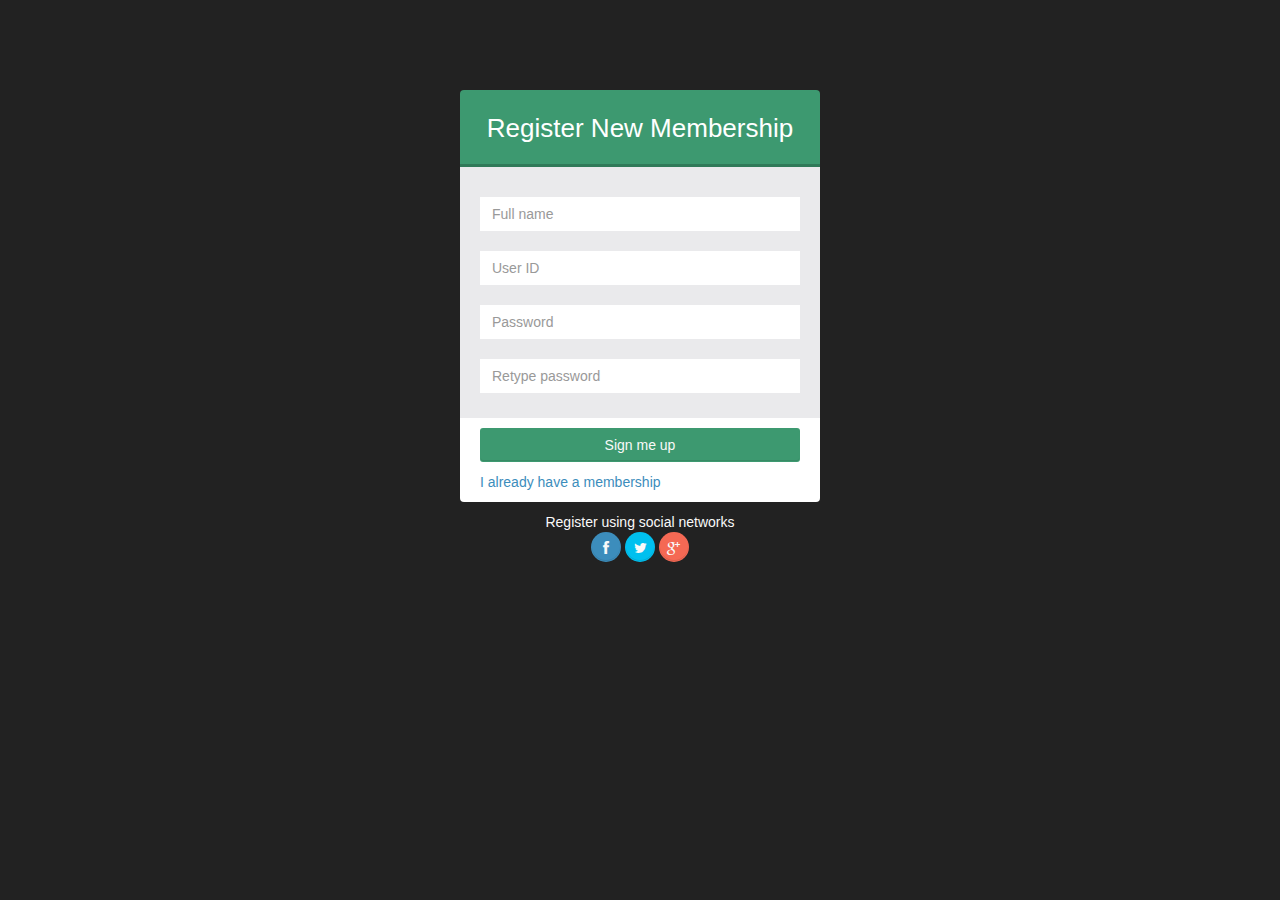
<file: src/main/webapp/pages/examples/register.html>
<!DOCTYPE html>
<html class="bg-black">
    <head>
        <meta charset="UTF-8">
        <title>AdminLTE | Registration Page</title>
        <meta content='width=device-width, initial-scale=1, maximum-scale=1, user-scalable=no' name='viewport'>
        <!-- bootstrap 3.0.2 -->
        <link href="../../css/bootstrap.min.css" rel="stylesheet" type="text/css" />
        <!-- font Awesome -->
        <link href="../../css/font-awesome.min.css" rel="stylesheet" type="text/css" />
        <!-- Theme style -->
        <link href="../../css/AdminLTE.css" rel="stylesheet" type="text/css" />

        <!-- HTML5 Shim and Respond.js IE8 support of HTML5 elements and media queries -->
        <!-- WARNING: Respond.js doesn't work if you view the page via file:// -->
        <!--[if lt IE 9]>
          <script src="https://oss.maxcdn.com/libs/html5shiv/3.7.0/html5shiv.js"></script>
          <script src="https://oss.maxcdn.com/libs/respond.js/1.3.0/respond.min.js"></script>
        <![endif]-->
    </head>
    <body class="bg-black">

        <div class="form-box" id="login-box">
            <div class="header">Register New Membership</div>
            <form action="../../index.html" method="post">
                <div class="body bg-gray">
                    <div class="form-group">
                        <input type="text" name="name" class="form-control" placeholder="Full name"/>
                    </div>
                    <div class="form-group">
                        <input type="text" name="userid" class="form-control" placeholder="User ID"/>
                    </div>
                    <div class="form-group">
                        <input type="password" name="password" class="form-control" placeholder="Password"/>
                    </div>
                    <div class="form-group">
                        <input type="password" name="password2" class="form-control" placeholder="Retype password"/>
                    </div>
                </div>
                <div class="footer">                    

                    <button type="submit" class="btn bg-olive btn-block">Sign me up</button>

                    <a href="login.html" class="text-center">I already have a membership</a>
                </div>
            </form>

            <div class="margin text-center">
                <span>Register using social networks</span>
                <br/>
                <button class="btn bg-light-blue btn-circle"><i class="fa fa-facebook"></i></button>
                <button class="btn bg-aqua btn-circle"><i class="fa fa-twitter"></i></button>
                <button class="btn bg-red btn-circle"><i class="fa fa-google-plus"></i></button>

            </div>
        </div>


        <!-- jQuery 2.0.2 -->
        <script src="http://ajax.googleapis.com/ajax/libs/jquery/2.0.2/jquery.min.js"></script>
        <!-- Bootstrap -->
        <script src="../../js/bootstrap.min.js" type="text/javascript"></script>

    </body>
</html>
</file>
<file: src/main/webapp/css/fullcalendar/fullcalendar.css>
/*!
 * FullCalendar v1.6.4 Stylesheet
 * Docs & License: http://arshaw.com/fullcalendar/
 * (c) 2013 Adam Shaw
 */


.fc {
    direction: ltr;
    text-align: left;
}

.fc table {
    border-collapse: collapse;
    border-spacing: 0;
}

html .fc,
.fc table {
    font-size: 1em;
}

.fc td,
.fc th {
    padding: 0;
    vertical-align: top;
}



/* Header
------------------------------------------------------------------------*/

.fc-header td {
    white-space: nowrap;
}

.fc-header-left {
    width: 25%;
    text-align: left;
}

.fc-header-center {
    text-align: center;
}

.fc-header-right {
    width: 25%;
    text-align: right;
}

.fc-header-title {
    display: inline-block;
    vertical-align: top;
}

.fc-header-title h2 {
    margin-top: 0;
    white-space: nowrap;    
}

.fc .fc-header-space {
    padding-left: 10px;
}

.fc-header .fc-button {
    margin-bottom: 1em;
    vertical-align: top;
}

/* buttons edges butting together */

.fc-header .fc-button {
    margin-right: -1px;
}

.fc-header .fc-corner-right,  /* non-theme */
.fc-header .ui-corner-right { /* theme */
    margin-right: 0; /* back to normal */
}

/* button layering (for border precedence) */

.fc-header .fc-state-hover,
.fc-header .ui-state-hover {
    z-index: 2;
}

.fc-header .fc-state-down {
    z-index: 3;
}

.fc-header .fc-state-active,
.fc-header .ui-state-active {
    z-index: 4;
}



/* Content
------------------------------------------------------------------------*/

.fc-content {
    clear: both;
    zoom: 1; /* for IE7, gives accurate coordinates for [un]freezeContentHeight */
}

.fc-view {
    width: 100%;
    overflow: hidden;
}



/* Cell Styles
------------------------------------------------------------------------*/

.fc-widget-header,    /* <th>, usually */
.fc-widget-content {  /* <td>, usually */
    border: 1px solid #ddd;
}

.fc-state-highlight { /* <td> today cell */ /* TODO: add .fc-today to <th> */
    background: #fcf8e3;
}

.fc-cell-overlay { /* semi-transparent rectangle while dragging */
    background: #bce8f1;
    opacity: .3;
    filter: alpha(opacity=30); /* for IE */
}



/* Buttons
------------------------------------------------------------------------*/

.fc-button {
    display: inline-block;
    padding: 4px 9px;
    margin-bottom: 0;
    font-size: 12px;
    font-weight: normal;
    line-height: 1.428571429;
    text-align: center;
    white-space: nowrap;
    vertical-align: middle;
    cursor: pointer;
    background-image: none;
    border: 1px solid transparent;
    -webkit-user-select: none;
    -moz-user-select: none;
    -ms-user-select: none;
    -o-user-select: none;
    user-select: none;
}

.fc-state-default { /* non-theme */
    border: 1px solid;
}

.fc-state-default.fc-corner-left { /* non-theme */
    border-top-left-radius: 4px;
    border-bottom-left-radius: 4px;
}

.fc-state-default.fc-corner-right { /* non-theme */
    border-top-right-radius: 4px;
    border-bottom-right-radius: 4px;
}

/*
        Our default prev/next buttons use HTML entities like &lsaquo; &rsaquo; &laquo; &raquo;
        and we'll try to make them look good cross-browser.
*/

.fc-text-arrow {
    margin: 0 .1em;
    font-size: 2em;
    font-family: "Courier New", Courier, monospace;
    vertical-align: baseline; /* for IE7 */
}

.fc-button-prev .fc-text-arrow,
.fc-button-next .fc-text-arrow { /* for &lsaquo; &rsaquo; */
    font-weight: bold;
}

/* icon (for jquery ui) */

.fc-button .fc-icon-wrap {
    position: relative;
    float: left;
    top: 50%;
}

.fc-button .ui-icon {
    position: relative;
    float: left;
    margin-top: -50%;
    *margin-top: 0;
    *top: -50%;
}

/*
  button states
  borrowed from twitter bootstrap (http://twitter.github.com/bootstrap/)
*/

.fc-state-default {
    background-color: #f5f5f5;
    background-image: -moz-linear-gradient(top, #ffffff, #e6e6e6);
    background-image: -webkit-gradient(linear, 0 0, 0 100%, from(#ffffff), to(#e6e6e6));
    background-image: -webkit-linear-gradient(top, #ffffff, #e6e6e6);
    background-image: -o-linear-gradient(top, #ffffff, #e6e6e6);
    background-image: linear-gradient(to bottom, #ffffff, #e6e6e6);
    background-repeat: repeat-x;
    border-color: #e6e6e6 #e6e6e6 #bfbfbf;
    border-color: rgba(0, 0, 0, 0.1) rgba(0, 0, 0, 0.1) rgba(0, 0, 0, 0.25);
    color: #333;
    text-shadow: 0 1px 1px rgba(255, 255, 255, 0.75);
    box-shadow: inset 0 1px 0 rgba(255, 255, 255, 0.2), 0 1px 2px rgba(0, 0, 0, 0.05);
}

.fc-button.fc-state-default {
    border: 1px solid #d9dadc;
    border-bottom-color: #d3d5d7;  
    border-bottom-width: 2px;
    margin-left: 0px!important;
    background: #fafafa;    
    color: #666;
}


.fc-state-hover,
.fc-state-down,
.fc-state-active,
.fc-state-disabled {
    color: #333333;
    background-color: #e6e6e6;
}

.fc-state-hover {
    color: #333333;
    text-decoration: none;
    background-position: 0 -15px;
    -webkit-transition: background-position 0.1s linear;
    -moz-transition: background-position 0.1s linear;
    -o-transition: background-position 0.1s linear;
    transition: background-position 0.1s linear;
}

.fc-state-down,
.fc-state-active {
    background-color: #cccccc;
    background-image: none;
    outline: 0;
    box-shadow: inset 0 2px 4px rgba(0, 0, 0, 0.15), 0 1px 2px rgba(0, 0, 0, 0.05);
}

.fc-state-disabled {
    cursor: default;
    background-image: none;
    opacity: 0.65;
    filter: alpha(opacity=65);
    box-shadow: none;
}



/* Global Event Styles
------------------------------------------------------------------------*/

.fc-event-container > * {
    z-index: 8;
}

.fc-event-container > .ui-draggable-dragging,
.fc-event-container > .ui-resizable-resizing {
    z-index: 9;
}

.fc-event {
    border: 1px solid #3a87ad; /* default BORDER color */
    background-color: #3a87ad; /* default BACKGROUND color */
    color: #fff;               /* default TEXT color */
    font-size: .85em;
    cursor: default;
}

a.fc-event {
    text-decoration: none;
}

a.fc-event,
.fc-event-draggable {
    cursor: pointer;
}

.fc-rtl .fc-event {
    text-align: right;
}

.fc-event-inner {
    width: 100%;
    height: 100%;
    overflow: hidden;
}

.fc-event-time,
.fc-event-title {
    padding: 0 1px;
}

.fc .ui-resizable-handle {
    display: block;
    position: absolute;
    z-index: 99999;
    overflow: hidden; /* hacky spaces (IE6/7) */
    font-size: 300%;  /* */
    line-height: 50%; /* */
}



/* Horizontal Events
------------------------------------------------------------------------*/

.fc-event-hori {
    border-width: 1px 0;
    margin-bottom: 1px;
}

.fc-ltr .fc-event-hori.fc-event-start,
.fc-rtl .fc-event-hori.fc-event-end {
    border-left-width: 1px;
    border-top-left-radius: 3px;
    border-bottom-left-radius: 3px;
}

.fc-ltr .fc-event-hori.fc-event-end,
.fc-rtl .fc-event-hori.fc-event-start {
    border-right-width: 1px;
    border-top-right-radius: 3px;
    border-bottom-right-radius: 3px;
}

/* resizable */

.fc-event-hori .ui-resizable-e {
    top: 0           !important; /* importants override pre jquery ui 1.7 styles */
    right: -3px      !important;
    width: 7px       !important;
    height: 100%     !important;
    cursor: e-resize;
}

.fc-event-hori .ui-resizable-w {
    top: 0           !important;
    left: -3px       !important;
    width: 7px       !important;
    height: 100%     !important;
    cursor: w-resize;
}

.fc-event-hori .ui-resizable-handle {
    _padding-bottom: 14px; /* IE6 had 0 height */
}



/* Reusable Separate-border Table
------------------------------------------------------------*/

table.fc-border-separate {
    border-collapse: separate;
}

.fc-border-separate th,
.fc-border-separate td {
    border-width: 1px 0 0 1px;
}

.fc-border-separate th.fc-last,
.fc-border-separate td.fc-last {
    border-right-width: 1px;
}

.fc-border-separate tr.fc-last th,
.fc-border-separate tr.fc-last td {
    border-bottom-width: 1px;
}

.fc-border-separate tbody tr.fc-first td,
.fc-border-separate tbody tr.fc-first th {
    border-top-width: 0;
}



/* Month View, Basic Week View, Basic Day View
------------------------------------------------------------------------*/

.fc-grid th {
    text-align: center;
}

.fc .fc-week-number {
    width: 22px;
    text-align: center;
}

.fc .fc-week-number div {
    padding: 0 2px;
}

.fc-grid .fc-day-number {
    float: right;
    padding: 0 2px;
}

.fc-grid .fc-other-month .fc-day-number {
    opacity: 0.3;
    filter: alpha(opacity=30); /* for IE */
    /* opacity with small font can sometimes look too faded
       might want to set the 'color' property instead
       making day-numbers bold also fixes the problem */
}

.fc-grid .fc-day-content {
    clear: both;
    padding: 2px 2px 1px; /* distance between events and day edges */
}

/* event styles */

.fc-grid .fc-event-time {
    font-weight: bold;
}

/* right-to-left */

.fc-rtl .fc-grid .fc-day-number {
    float: left;
}

.fc-rtl .fc-grid .fc-event-time {
    float: right;
}



/* Agenda Week View, Agenda Day View
------------------------------------------------------------------------*/

.fc-agenda table {
    border-collapse: separate;
}

.fc-agenda-days th {
    text-align: center;
}

.fc-agenda .fc-agenda-axis {
    width: 50px;
    padding: 0 4px;
    vertical-align: middle;
    text-align: right;
    white-space: nowrap;
    font-weight: normal;
}

.fc-agenda .fc-week-number {
    font-weight: bold;
}

.fc-agenda .fc-day-content {
    padding: 2px 2px 1px;
}

/* make axis border take precedence */

.fc-agenda-days .fc-agenda-axis {
    border-right-width: 1px;
}

.fc-agenda-days .fc-col0 {
    border-left-width: 0;
}

/* all-day area */

.fc-agenda-allday th {
    border-width: 0 1px;
}

.fc-agenda-allday .fc-day-content {
    min-height: 34px; /* TODO: doesnt work well in quirksmode */
    _height: 34px;
}

/* divider (between all-day and slots) */

.fc-agenda-divider-inner {
    height: 2px;
    overflow: hidden;
}

.fc-widget-header .fc-agenda-divider-inner {
    background: #eee;
}

/* slot rows */

.fc-agenda-slots th {
    border-width: 1px 1px 0;
}

.fc-agenda-slots td {
    border-width: 1px 0 0;
    background: none;
}

.fc-agenda-slots td div {
    height: 20px;
}

.fc-agenda-slots tr.fc-slot0 th,
.fc-agenda-slots tr.fc-slot0 td {
    border-top-width: 0;
}

.fc-agenda-slots tr.fc-minor th,
.fc-agenda-slots tr.fc-minor td {
    border-top-style: dotted;
}

.fc-agenda-slots tr.fc-minor th.ui-widget-header {
    *border-top-style: solid; /* doesn't work with background in IE6/7 */
}



/* Vertical Events
------------------------------------------------------------------------*/

.fc-event-vert {
    border-width: 0 1px;
}

.fc-event-vert.fc-event-start {
    border-top-width: 1px;
    border-top-left-radius: 3px;
    border-top-right-radius: 3px;
}

.fc-event-vert.fc-event-end {
    border-bottom-width: 1px;
    border-bottom-left-radius: 3px;
    border-bottom-right-radius: 3px;
}

.fc-event-vert .fc-event-time {
    white-space: nowrap;
    font-size: 10px;
}

.fc-event-vert .fc-event-inner {
    position: relative;
    z-index: 2;
}

.fc-event-vert .fc-event-bg { /* makes the event lighter w/ a semi-transparent overlay  */
    position: absolute;
    z-index: 1;
    top: 0;
    left: 0;
    width: 100%;
    height: 100%;
    background: #fff;
    opacity: .25;
    filter: alpha(opacity=25);
}

.fc .ui-draggable-dragging .fc-event-bg, /* TODO: something nicer like .fc-opacity */
.fc-select-helper .fc-event-bg {
    display: none\9; /* for IE6/7/8. nested opacity filters while dragging don't work */
}

/* resizable */

.fc-event-vert .ui-resizable-s {
    bottom: 0        !important; /* importants override pre jquery ui 1.7 styles */
    width: 100%      !important;
    height: 8px      !important;
    overflow: hidden !important;
    line-height: 8px !important;
    font-size: 11px  !important;
    font-family: monospace;
    text-align: center;
    cursor: s-resize;
}

.fc-agenda .ui-resizable-resizing { /* TODO: better selector */
    _overflow: hidden;
}

/* Custom calendar */
.external-event {
    margin: 10px 0;
    padding: 3px 5px;
    border-radius: 2px;
    cursor: pointer;
    font-weight: 600;
    display: inline-block;
    margin: 0 5px 5px 0;
}
</file>
<file: src/main/webapp/css/fullcalendar/fullcalendar.print.css>
/*!
 * FullCalendar v1.6.4 Print Stylesheet
 * Docs & License: http://arshaw.com/fullcalendar/
 * (c) 2013 Adam Shaw
 */

/*
 * Include this stylesheet on your page to get a more printer-friendly calendar.
 * When including this stylesheet, use the media='print' attribute of the <link> tag.
 * Make sure to include this stylesheet IN ADDITION to the regular fullcalendar.css.
 */


/* Events
-----------------------------------------------------*/
    .fc-event {
        background: #fff !important;
        color: #000 !important;
    }

    /* for vertical events */

    .fc-event-bg {
        display: none !important;
    }

    .fc-event .ui-resizable-handle {
        display: none !important;
    }
</file>
